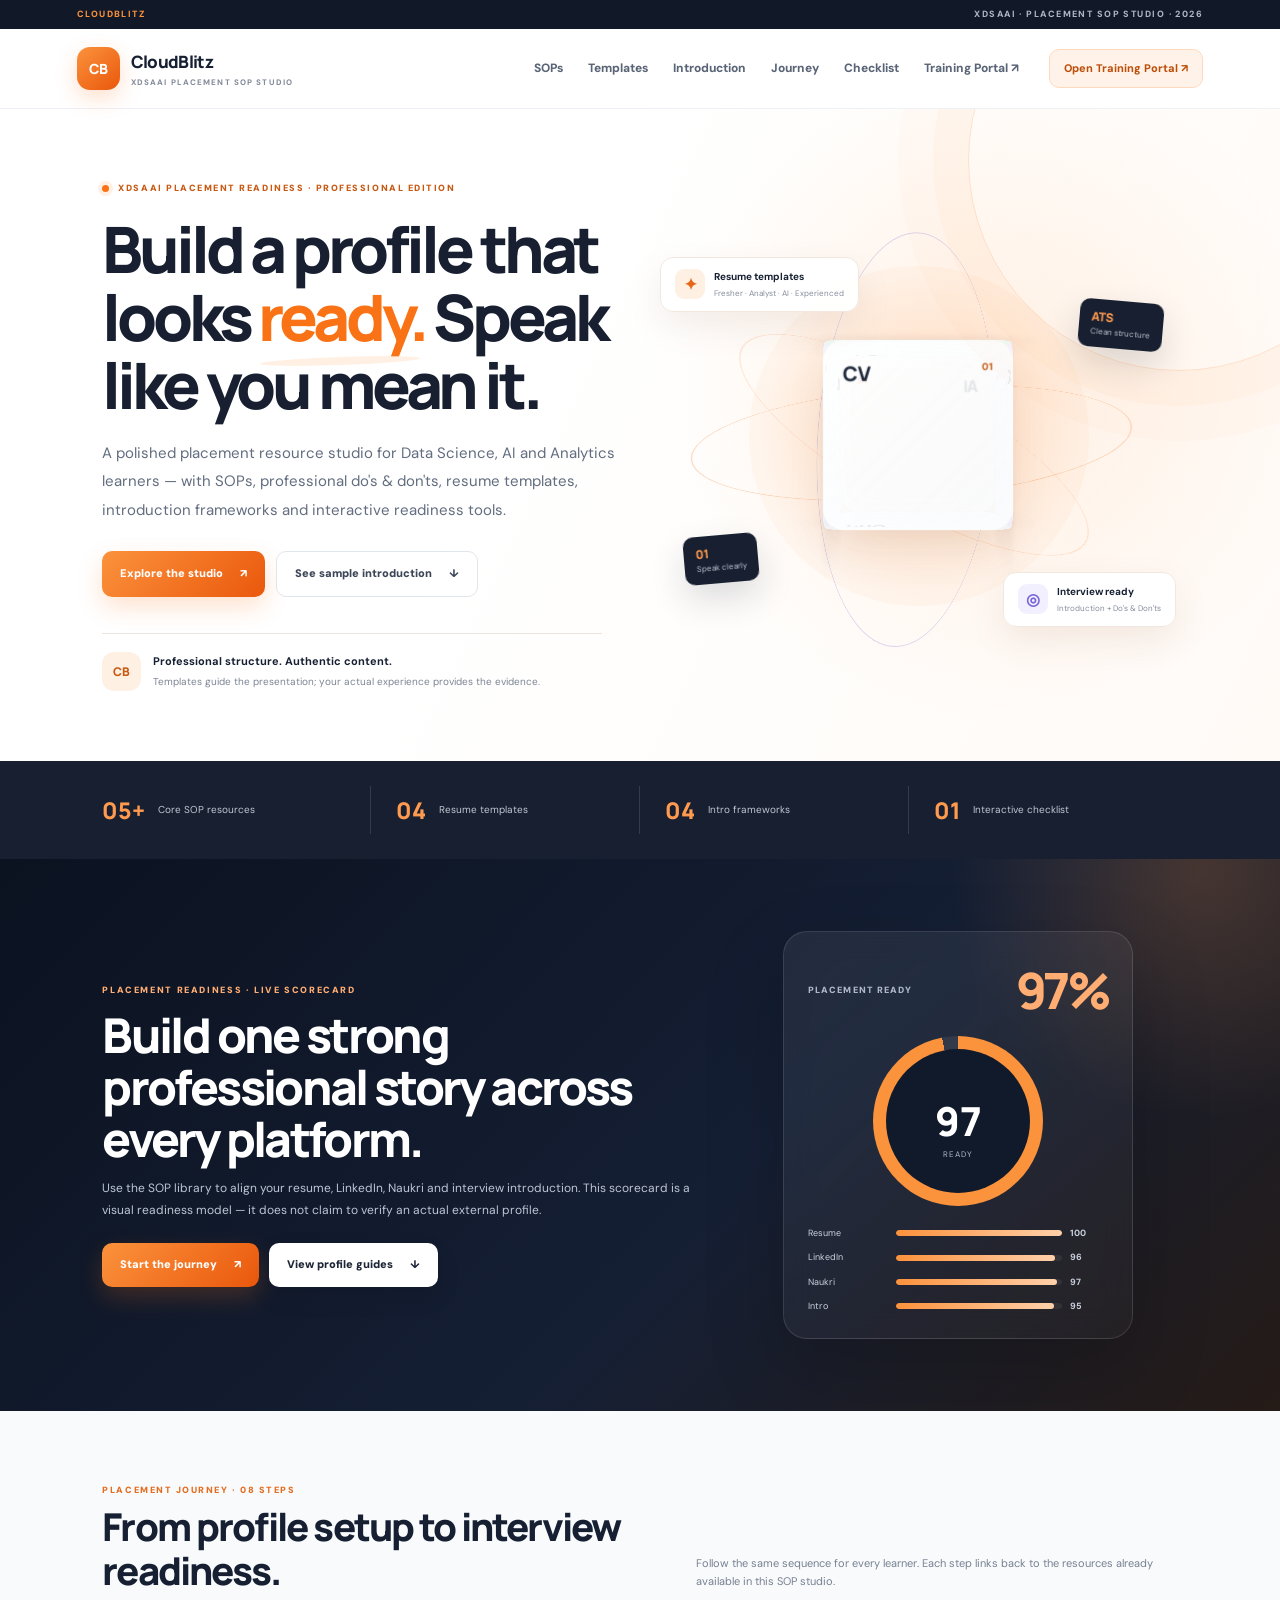
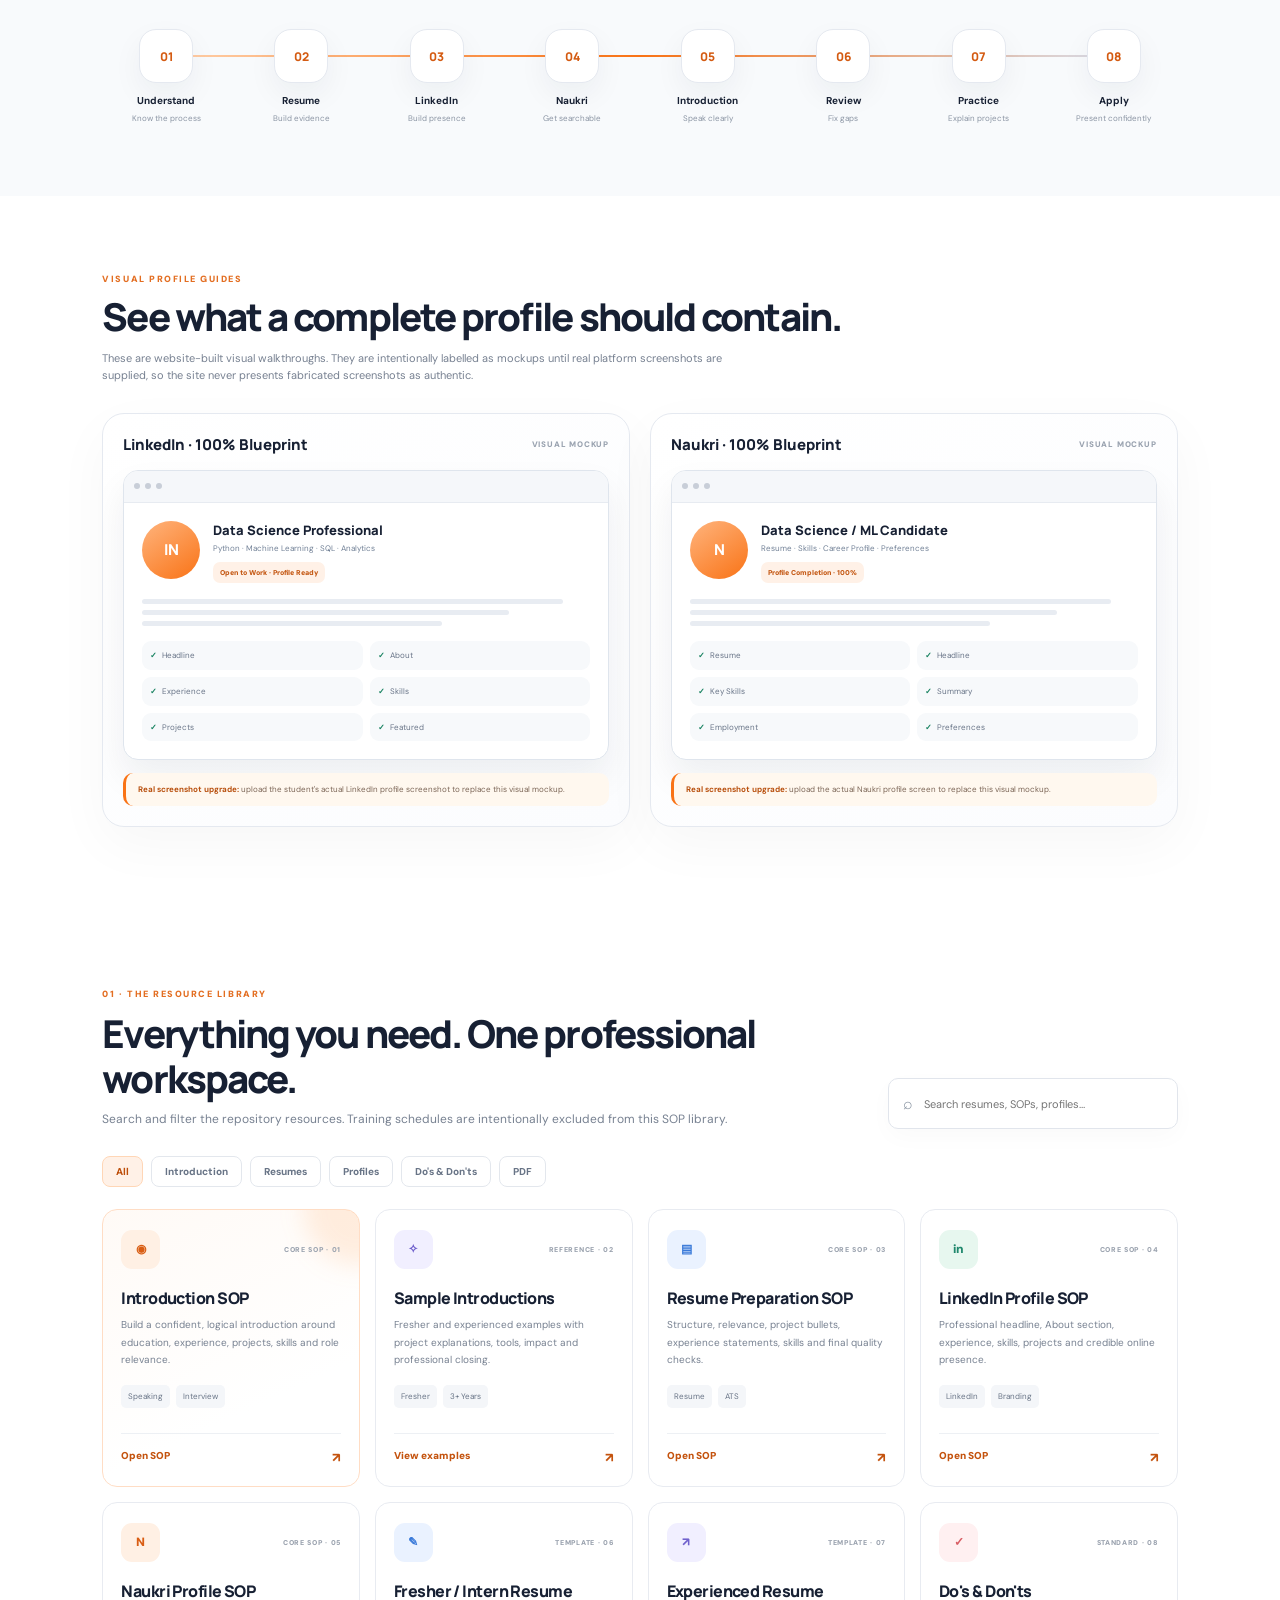
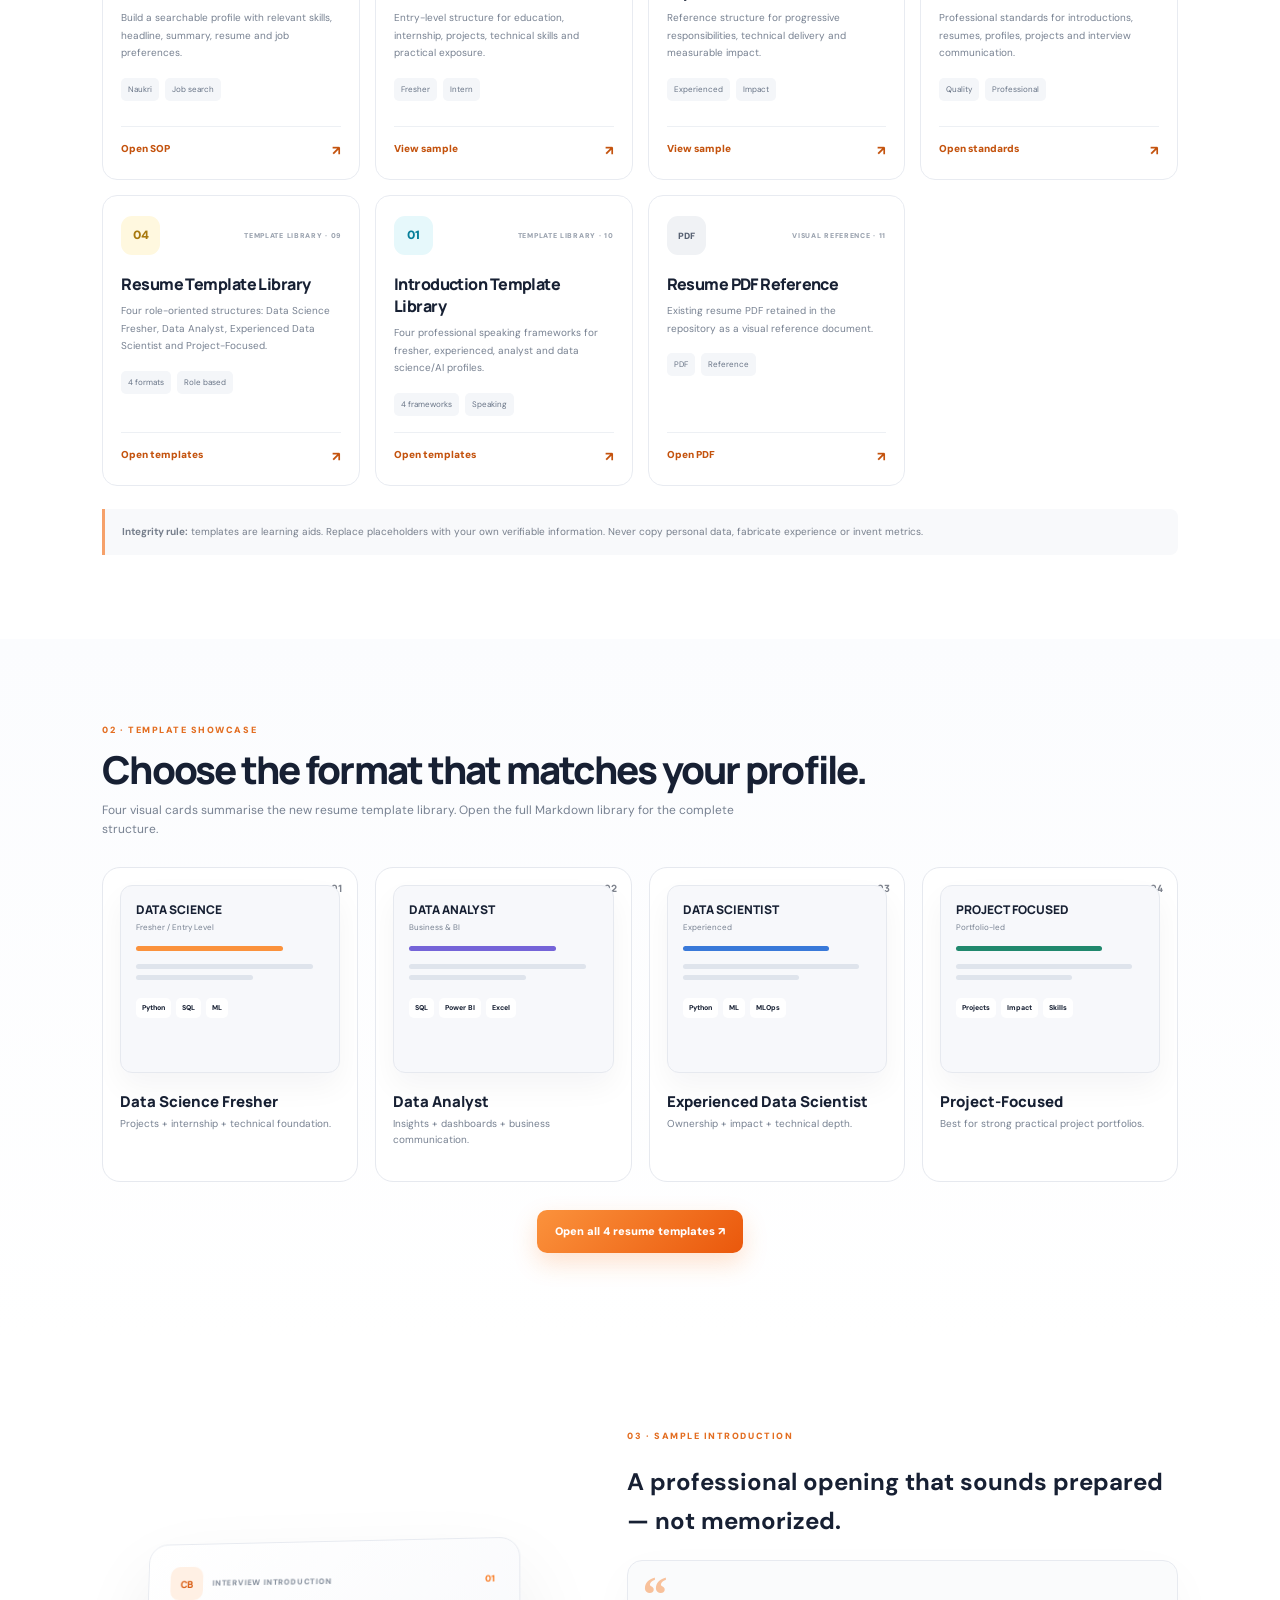
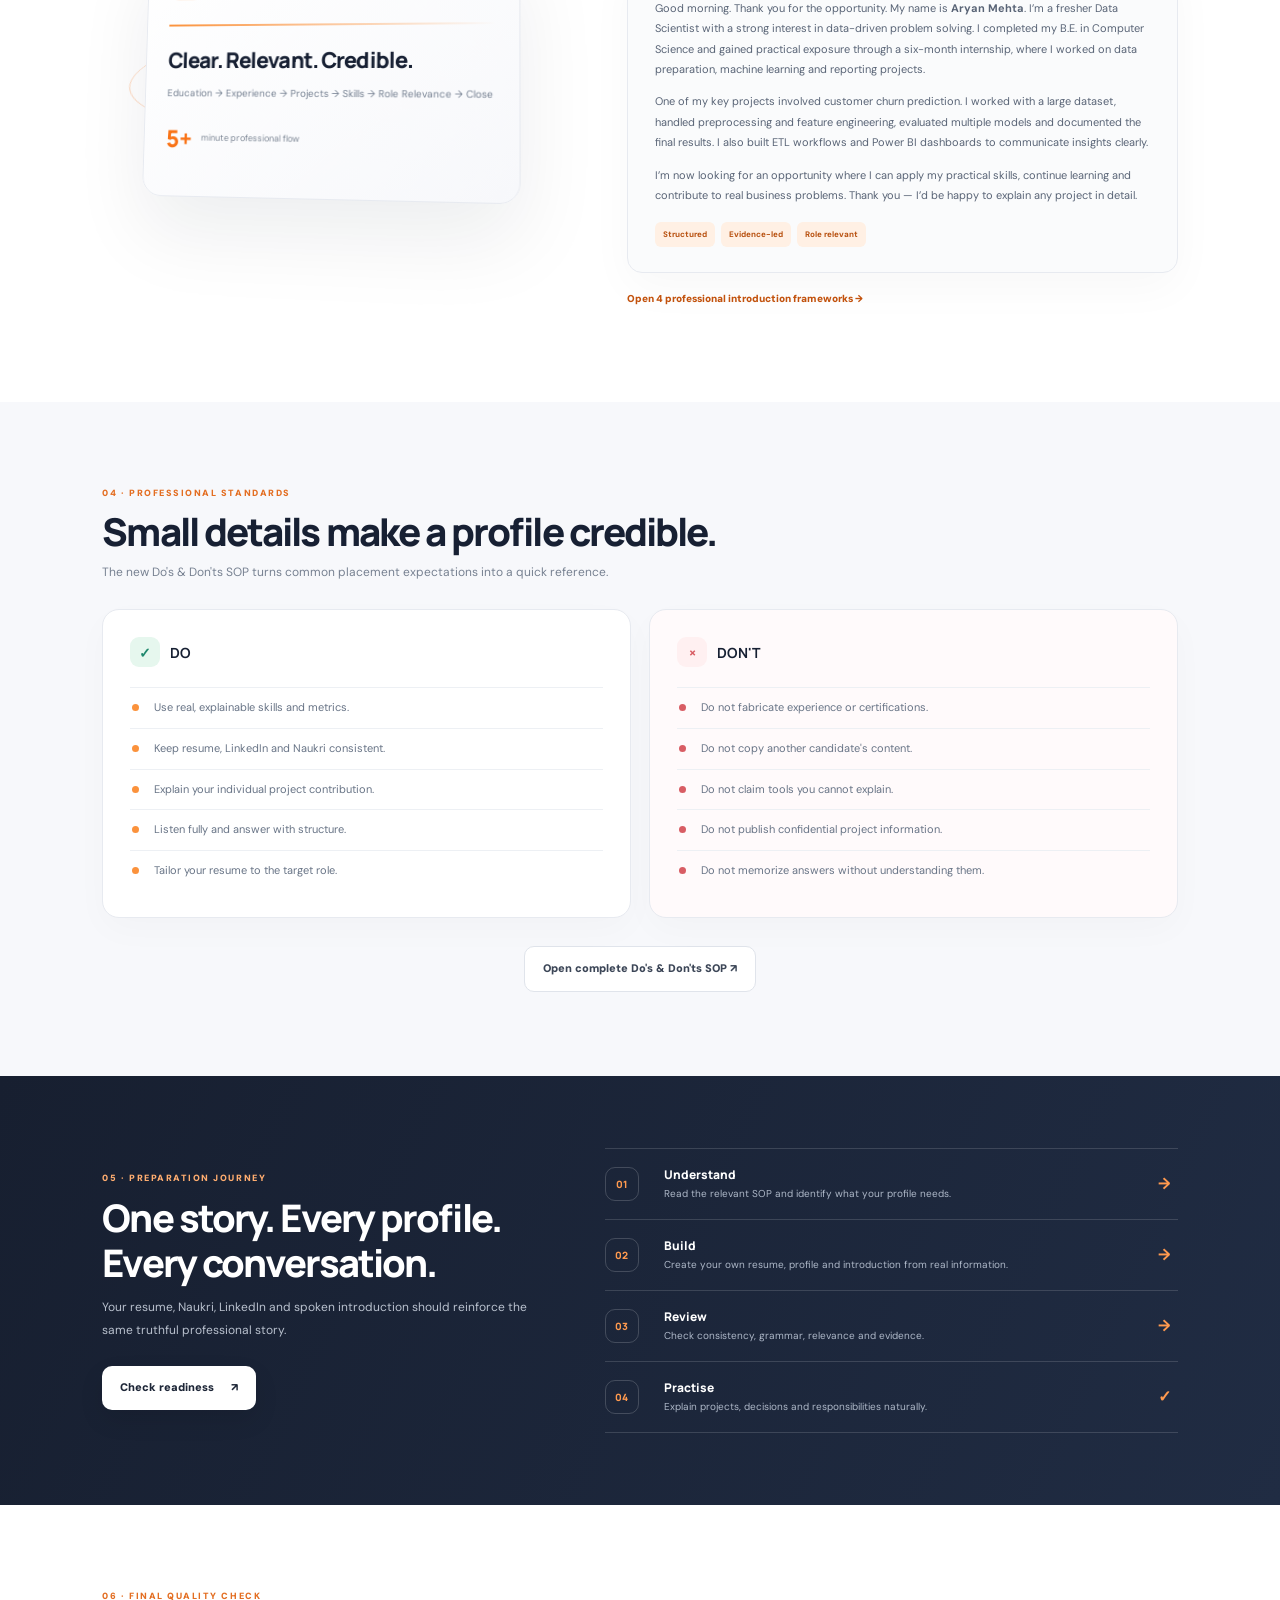
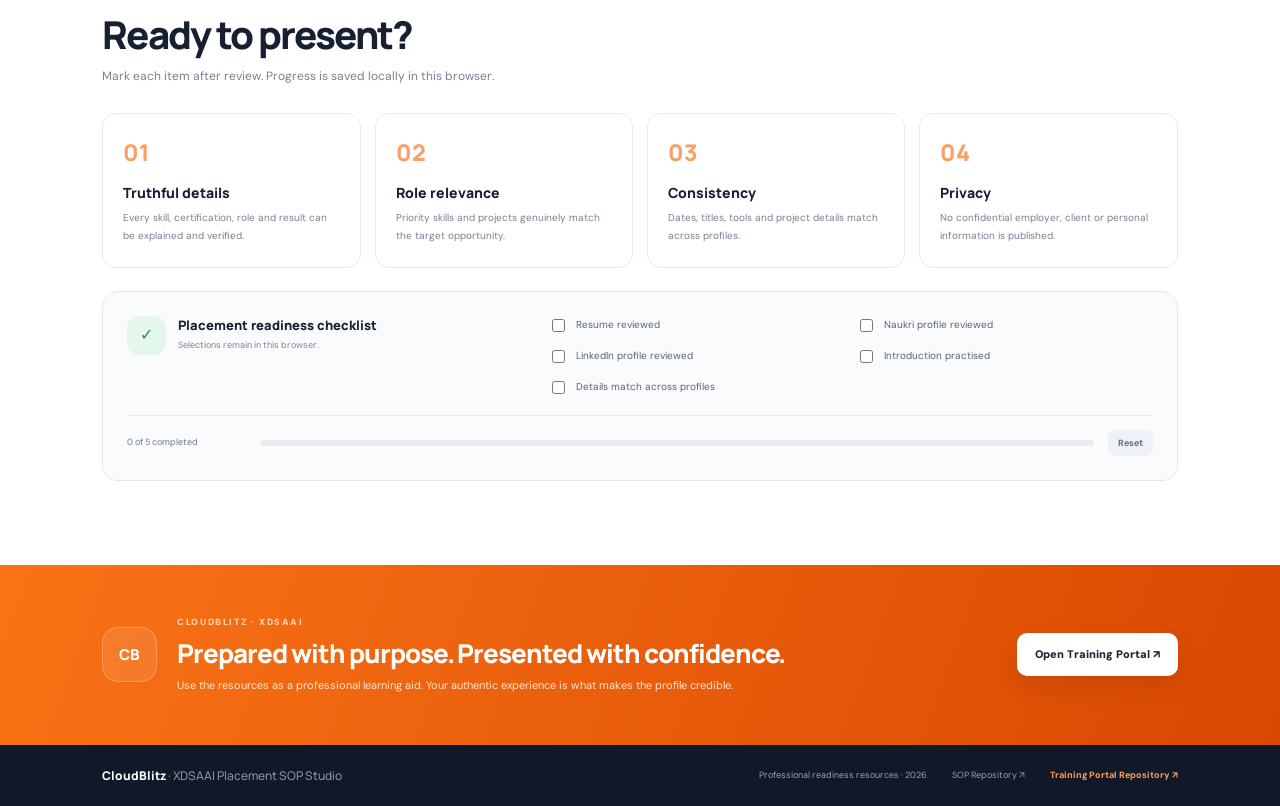
<file: index.html>
<!doctype html>
<html lang="en">
<head>
<meta charset="utf-8">
<meta name="viewport" content="width=device-width,initial-scale=1">
<meta name="theme-color" content="#111827">
<meta name="description" content="CloudBlitz XDSAAI Placement SOP Library — professional introductions, resume templates, profile SOPs, do's and don'ts, and placement readiness tools.">
<title>CloudBlitz | XDSAAI Placement SOP Studio</title>
<link rel="preconnect" href="https://fonts.googleapis.com"><link rel="preconnect" href="https://fonts.gstatic.com" crossorigin>
<link href="https://fonts.googleapis.com/css2?family=DM+Sans:wght@400;500;600;700&family=Manrope:wght@500;600;700;800&display=swap" rel="stylesheet">
<link rel="stylesheet" href="./assets/styles.css">
</head>
<body>
<div class="ambient ambient-a"></div><div class="ambient ambient-b"></div>
<div class="top-strip"><span>CLOUDBLITZ</span><span>XDSAAI · PLACEMENT SOP STUDIO · 2026</span></div>
<header class="site-header">
<a class="brand" href="#home"><span class="brand-mark">CB</span><span><strong>CloudBlitz</strong><small>XDSAAI PLACEMENT SOP STUDIO</small></span></a>
<button class="menu-toggle" id="menuToggle" aria-label="Open navigation">☰</button>
<nav id="mainNav"><a href="#library">SOPs</a><a href="#templates">Templates</a><a href="#introduction">Introduction</a><a href="#journey">Journey</a><a href="#checklist">Checklist</a><a href="https://abhilashmwaghmare.github.io/XDSAAI-Placement-Training-Portal/" target="_blank" rel="noopener">Training Portal ↗</a></nav>
<a class="header-cta" href="https://abhilashmwaghmare.github.io/XDSAAI-Placement-Training-Portal/" target="_blank" rel="noopener">Open Training Portal ↗</a>
</header>
<main id="home">
<section class="hero">
<div class="hero-text reveal"><div class="eyebrow"><span class="eyebrow-dot"></span>XDSAAI PLACEMENT READINESS · PROFESSIONAL EDITION</div>
<h1>Build a profile that looks <em>ready.</em> Speak like you mean it.</h1>
<p class="hero-intro">A polished placement resource studio for Data Science, AI and Analytics learners — with SOPs, professional do's & don'ts, resume templates, introduction frameworks and interactive readiness tools.</p>
<div class="hero-actions"><a class="button primary" href="#library">Explore the studio <span>↗</span></a><a class="button secondary" href="#introduction">See sample introduction <span>↓</span></a></div>
<div class="hero-proof"><div class="proof-mark">CB</div><div><strong>Professional structure. Authentic content.</strong><small>Templates guide the presentation; your actual experience provides the evidence.</small></div></div>
</div>
<div class="hero-art" id="hero3d" aria-label="3D animated placement toolkit graphic">
<div class="art-glow"></div><div class="ring ring-a"></div><div class="ring ring-b"></div><div class="ring ring-c"></div>
<div class="cube-scene"><div class="cube"><div class="face front">CV<span>01</span></div><div class="face back">AI<span>02</span></div><div class="face right">SQL<span>03</span></div><div class="face left">ML<span>04</span></div><div class="face top">CB<span>05</span></div><div class="face bottom">PRO<span>06</span></div></div></div>
<div class="floating-note note-one"><span class="note-icon orange">✦</span><div><strong>Resume templates</strong><small>Fresher · Analyst · AI · Experienced</small></div></div>
<div class="floating-note note-two"><span class="note-icon purple">◎</span><div><strong>Interview ready</strong><small>Introduction + Do's & Don'ts</small></div></div>
<div class="orbit-card orbit-card-a"><b>ATS</b><small>Clean structure</small></div><div class="orbit-card orbit-card-b"><b>01</b><small>Speak clearly</small></div>
</div>
</section>
<section class="metrics"><div><strong>05+</strong><span>Core SOP resources</span></div><div><strong>04</strong><span>Resume templates</span></div><div><strong>04</strong><span>Intro frameworks</span></div><div><strong>01</strong><span>Interactive checklist</span></div></section>

<section class="section" id="library">
<div class="section-heading reveal"><div><div class="eyebrow dark-eyebrow">01 · THE RESOURCE LIBRARY</div><h2>Everything you need. One professional workspace.</h2><p>Search and filter the repository resources. Training schedules are intentionally excluded from this SOP library.</p></div><div class="library-tools"><label class="search"><span>⌕</span><input id="resourceSearch" type="search" placeholder="Search resumes, SOPs, profiles…" aria-label="Search resources"></label></div></div>
<div class="filters"><button class="filter active" data-filter="all">All</button><button class="filter" data-filter="introduction">Introduction</button><button class="filter" data-filter="resume">Resumes</button><button class="filter" data-filter="profile">Profiles</button><button class="filter" data-filter="standards">Do's & Don'ts</button><button class="filter" data-filter="visual">PDF</button></div>
<div class="resource-grid" id="resourceGrid">
<article class="resource-card featured tilt reveal" data-category="introduction" data-search="introduction sop sample professional fresher experienced speaking">
<div class="card-glow"></div><div class="resource-top"><span class="resource-icon orange-bg">◉</span><span class="resource-type">CORE SOP · 01</span></div><h3>Introduction SOP</h3><p>Build a confident, logical introduction around education, experience, projects, skills and role relevance.</p><div class="resource-tags"><span>Speaking</span><span>Interview</span></div><a href="./INTRODUCTION_SOP.md" target="_blank" rel="noopener">Open SOP <span>↗</span></a></article>
<article class="resource-card tilt reveal" data-category="introduction" data-search="sample introduction fresher experienced professional templates">
<div class="resource-top"><span class="resource-icon purple-bg">✧</span><span class="resource-type">REFERENCE · 02</span></div><h3>Sample Introductions</h3><p>Fresher and experienced examples with project explanations, tools, impact and professional closing.</p><div class="resource-tags"><span>Fresher</span><span>3+ Years</span></div><a href="./Sample-Introduction-SOP.md" target="_blank" rel="noopener">View examples <span>↗</span></a></article>
<article class="resource-card tilt reveal" data-category="resume" data-search="resume preparation SOP ATS structure experience education skills">
<div class="resource-top"><span class="resource-icon blue-bg">▤</span><span class="resource-type">CORE SOP · 03</span></div><h3>Resume Preparation SOP</h3><p>Structure, relevance, project bullets, experience statements, skills and final quality checks.</p><div class="resource-tags"><span>Resume</span><span>ATS</span></div><a href="./Resume.md" target="_blank" rel="noopener">Open SOP <span>↗</span></a></article>
<article class="resource-card tilt reveal" data-category="profile" data-search="LinkedIn profile headline about skills projects professional">
<div class="resource-top"><span class="resource-icon green-bg">in</span><span class="resource-type">CORE SOP · 04</span></div><h3>LinkedIn Profile SOP</h3><p>Professional headline, About section, experience, skills, projects and credible online presence.</p><div class="resource-tags"><span>LinkedIn</span><span>Branding</span></div><a href="./LinkedIn.md" target="_blank" rel="noopener">Open SOP <span>↗</span></a></article>
<article class="resource-card tilt reveal" data-category="profile" data-search="Naukri profile headline skills summary job preferences">
<div class="resource-top"><span class="resource-icon orange-bg">N</span><span class="resource-type">CORE SOP · 05</span></div><h3>Naukri Profile SOP</h3><p>Build a searchable profile with relevant skills, headline, summary, resume and job preferences.</p><div class="resource-tags"><span>Naukri</span><span>Job search</span></div><a href="./Naukri-.md" target="_blank" rel="noopener">Open SOP <span>↗</span></a></article>
<article class="resource-card tilt reveal" data-category="resume" data-search="fresher intern resume template project skills education">
<div class="resource-top"><span class="resource-icon blue-bg">✎</span><span class="resource-type">TEMPLATE · 06</span></div><h3>Fresher / Intern Resume</h3><p>Entry-level structure for education, internship, projects, technical skills and practical exposure.</p><div class="resource-tags"><span>Fresher</span><span>Intern</span></div><a href="./sample-resume.md" target="_blank" rel="noopener">View sample <span>↗</span></a></article>
<article class="resource-card tilt reveal" data-category="resume" data-search="experienced resume template data scientist analyst impact">
<div class="resource-top"><span class="resource-icon purple-bg">↗</span><span class="resource-type">TEMPLATE · 07</span></div><h3>Experienced Resume</h3><p>Reference structure for progressive responsibilities, technical delivery and measurable impact.</p><div class="resource-tags"><span>Experienced</span><span>Impact</span></div><a href="./Experience-resume.md" target="_blank" rel="noopener">View sample <span>↗</span></a></article>
<article class="resource-card tilt reveal" data-category="standards" data-search="dos donts professional interview resume profile communication project">
<div class="resource-top"><span class="resource-icon red-bg">✓</span><span class="resource-type">STANDARD · 08</span></div><h3>Do's & Don'ts</h3><p>Professional standards for introductions, resumes, profiles, projects and interview communication.</p><div class="resource-tags"><span>Quality</span><span>Professional</span></div><a href="./DOS-AND-DONTS.md" target="_blank" rel="noopener">Open standards <span>↗</span></a></article>
<article class="resource-card tilt reveal" data-category="resume" data-search="multiple resume templates data science analyst experienced project focused">
<div class="resource-top"><span class="resource-icon gold-bg">04</span><span class="resource-type">TEMPLATE LIBRARY · 09</span></div><h3>Resume Template Library</h3><p>Four role-oriented structures: Data Science Fresher, Data Analyst, Experienced Data Scientist and Project-Focused.</p><div class="resource-tags"><span>4 formats</span><span>Role based</span></div><a href="./RESUME-TEMPLATES.md" target="_blank" rel="noopener">Open templates <span>↗</span></a></article>
<article class="resource-card tilt reveal" data-category="introduction" data-search="professional introduction templates data analyst data scientist fresher experienced">
<div class="resource-top"><span class="resource-icon cyan-bg">01</span><span class="resource-type">TEMPLATE LIBRARY · 10</span></div><h3>Introduction Template Library</h3><p>Four professional speaking frameworks for fresher, experienced, analyst and data science/AI profiles.</p><div class="resource-tags"><span>4 frameworks</span><span>Speaking</span></div><a href="./PROFESSIONAL-INTRODUCTION-TEMPLATES.md" target="_blank" rel="noopener">Open templates <span>↗</span></a></article>
<article class="resource-card tilt reveal" data-category="visual" data-search="Amit Kumar PDF resume visual reference">
<div class="resource-top"><span class="resource-icon gray-bg">PDF</span><span class="resource-type">VISUAL REFERENCE · 11</span></div><h3>Resume PDF Reference</h3><p>Existing resume PDF retained in the repository as a visual reference document.</p><div class="resource-tags"><span>PDF</span><span>Reference</span></div><a href="./Amit_kumar.pdf" target="_blank" rel="noopener">Open PDF <span>↗</span></a></article>
</div>
<div class="empty-state" id="emptyState" hidden><strong>No matching resource found.</strong><span>Try resume, introduction, LinkedIn, Naukri or standards.</span></div>
<div class="resource-note"><strong>Integrity rule:</strong> templates are learning aids. Replace placeholders with your own verifiable information. Never copy personal data, fabricate experience or invent metrics.</div>
</section>

<section class="showcase section" id="templates">
<div class="section-heading reveal"><div><div class="eyebrow dark-eyebrow">02 · TEMPLATE SHOWCASE</div><h2>Choose the format that matches your profile.</h2><p>Four visual cards summarise the new resume template library. Open the full Markdown library for the complete structure.</p></div></div>
<div class="template-stage">
<div class="template-card template-orange tilt reveal"><span class="template-number">01</span><div class="mini-resume"><div class="mini-name">DATA SCIENCE</div><div class="mini-role">Fresher / Entry Level</div><i></i><b></b><b></b><div class="mini-pills"><span>Python</span><span>SQL</span><span>ML</span></div></div><h3>Data Science Fresher</h3><p>Projects + internship + technical foundation.</p></div>
<div class="template-card template-purple tilt reveal"><span class="template-number">02</span><div class="mini-resume"><div class="mini-name">DATA ANALYST</div><div class="mini-role">Business & BI</div><i></i><b></b><b></b><div class="mini-pills"><span>SQL</span><span>Power BI</span><span>Excel</span></div></div><h3>Data Analyst</h3><p>Insights + dashboards + business communication.</p></div>
<div class="template-card template-blue tilt reveal"><span class="template-number">03</span><div class="mini-resume"><div class="mini-name">DATA SCIENTIST</div><div class="mini-role">Experienced</div><i></i><b></b><b></b><div class="mini-pills"><span>Python</span><span>ML</span><span>MLOps</span></div></div><h3>Experienced Data Scientist</h3><p>Ownership + impact + technical depth.</p></div>
<div class="template-card template-green tilt reveal"><span class="template-number">04</span><div class="mini-resume"><div class="mini-name">PROJECT FOCUSED</div><div class="mini-role">Portfolio-led</div><i></i><b></b><b></b><div class="mini-pills"><span>Projects</span><span>Impact</span><span>Skills</span></div></div><h3>Project-Focused</h3><p>Best for strong practical project portfolios.</p></div>
</div>
<div class="center-action"><a class="button primary" href="./RESUME-TEMPLATES.md" target="_blank">Open all 4 resume templates ↗</a></div>
</section>

<section class="intro-section" id="introduction">
<div class="intro-visual reveal"><div class="intro-orbit"></div><div class="intro-card-3d"><div class="intro-card-head"><span>CB</span><small>INTERVIEW INTRODUCTION</small><b>01</b></div><div class="wave-line"></div><h3>Clear. Relevant. Credible.</h3><p>Education → Experience → Projects → Skills → Role Relevance → Close</p><div class="intro-stat"><strong>5+</strong><span>minute professional flow</span></div></div></div>
<div class="intro-copy reveal"><div class="eyebrow dark-eyebrow">03 · SAMPLE INTRODUCTION</div><h2>A professional opening that sounds prepared — not memorized.</h2>
<div class="quote-card"><span class="quote-mark">“</span><p>Good morning. Thank you for the opportunity. My name is <b>Aryan Mehta</b>. I’m a fresher Data Scientist with a strong interest in data-driven problem solving. I completed my B.E. in Computer Science and gained practical exposure through a six-month internship, where I worked on data preparation, machine learning and reporting projects.</p><p>One of my key projects involved customer churn prediction. I worked with a large dataset, handled preprocessing and feature engineering, evaluated multiple models and documented the final results. I also built ETL workflows and Power BI dashboards to communicate insights clearly.</p><p>I’m now looking for an opportunity where I can apply my practical skills, continue learning and contribute to real business problems. Thank you — I’d be happy to explain any project in detail.</p><div class="quote-tags"><span>Structured</span><span>Evidence-led</span><span>Role relevant</span></div></div>
<a class="text-link" href="./PROFESSIONAL-INTRODUCTION-TEMPLATES.md" target="_blank">Open 4 professional introduction frameworks →</a>
</div>
</section>

<section class="dos-section section" id="standards">
<div class="section-heading reveal"><div><div class="eyebrow dark-eyebrow">04 · PROFESSIONAL STANDARDS</div><h2>Small details make a profile credible.</h2><p>The new Do's & Don'ts SOP turns common placement expectations into a quick reference.</p></div></div>
<div class="dos-grid"><div class="dos-panel do-panel reveal"><div class="panel-label"><span>✓</span><strong>DO</strong></div><ul><li>Use real, explainable skills and metrics.</li><li>Keep resume, LinkedIn and Naukri consistent.</li><li>Explain your individual project contribution.</li><li>Listen fully and answer with structure.</li><li>Tailor your resume to the target role.</li></ul></div><div class="dos-panel dont-panel reveal"><div class="panel-label"><span>×</span><strong>DON'T</strong></div><ul><li>Do not fabricate experience or certifications.</li><li>Do not copy another candidate's content.</li><li>Do not claim tools you cannot explain.</li><li>Do not publish confidential project information.</li><li>Do not memorize answers without understanding them.</li></ul></div></div>
<div class="center-action"><a class="button secondary" href="./DOS-AND-DONTS.md" target="_blank">Open complete Do's & Don'ts SOP ↗</a></div>
</section>

<section class="journey-section" id="journey"><div class="journey-copy reveal"><div class="eyebrow">05 · PREPARATION JOURNEY</div><h2>One story. Every profile. Every conversation.</h2><p>Your resume, Naukri, LinkedIn and spoken introduction should reinforce the same truthful professional story.</p><a class="button light" href="#checklist">Check readiness <span>↗</span></a></div><div class="journey-steps"><div class="journey-step reveal"><span>01</span><div><strong>Understand</strong><small>Read the relevant SOP and identify what your profile needs.</small></div><b>→</b></div><div class="journey-step reveal"><span>02</span><div><strong>Build</strong><small>Create your own resume, profile and introduction from real information.</small></div><b>→</b></div><div class="journey-step reveal"><span>03</span><div><strong>Review</strong><small>Check consistency, grammar, relevance and evidence.</small></div><b>→</b></div><div class="journey-step reveal"><span>04</span><div><strong>Practise</strong><small>Explain projects, decisions and responsibilities naturally.</small></div><b>✓</b></div></div></section>

<section class="section standards" id="checklist"><div class="section-heading reveal"><div><div class="eyebrow dark-eyebrow">06 · FINAL QUALITY CHECK</div><h2>Ready to present?</h2><p>Mark each item after review. Progress is saved locally in this browser.</p></div></div>
<div class="standard-grid"><article class="standard-card tilt reveal"><span class="standard-number">01</span><h3>Truthful details</h3><p>Every skill, certification, role and result can be explained and verified.</p></article><article class="standard-card tilt reveal"><span class="standard-number">02</span><h3>Role relevance</h3><p>Priority skills and projects genuinely match the target opportunity.</p></article><article class="standard-card tilt reveal"><span class="standard-number">03</span><h3>Consistency</h3><p>Dates, titles, tools and project details match across profiles.</p></article><article class="standard-card tilt reveal"><span class="standard-number">04</span><h3>Privacy</h3><p>No confidential employer, client or personal information is published.</p></article></div>
<div class="check-panel reveal"><div class="check-heading"><span class="check-panel-icon">✓</span><div><strong>Placement readiness checklist</strong><small>Selections remain in this browser.</small></div></div><div class="check-list"><label><input type="checkbox" data-check="resume"> Resume reviewed</label><label><input type="checkbox" data-check="naukri"> Naukri profile reviewed</label><label><input type="checkbox" data-check="linkedin"> LinkedIn profile reviewed</label><label><input type="checkbox" data-check="intro"> Introduction practised</label><label><input type="checkbox" data-check="consistent"> Details match across profiles</label></div><div class="check-progress"><span id="checkCount">0 of 5 completed</span><div class="progress-track"><span id="checkBar"></span></div><button id="resetChecks" type="button">Reset</button></div></div></section>
<section class="closing-banner"><div class="closing-symbol">CB</div><div><div class="eyebrow">CLOUDBLITZ · XDSAAI</div><h2>Prepared with purpose. Presented with confidence.</h2><p>Use the resources as a professional learning aid. Your authentic experience is what makes the profile credible.</p></div><a href="https://abhilashmwaghmare.github.io/XDSAAI-Placement-Training-Portal/" class="button light" target="_blank" rel="noopener">Open Training Portal ↗</a></section>
</main>
<footer class="footer"><a class="footer-brand" href="#home">CloudBlitz <span>· XDSAAI Placement SOP Studio</span></a><span>Professional readiness resources · 2026</span><a href="https://github.com/abhilashmwaghmare/XDSAAI-Placement-SOP" target="_blank" rel="noopener">SOP Repository ↗</a><a href="https://github.com/abhilashmwaghmare/XDSAAI-Placement-Training-Portal/" target="_blank" rel="noopener">Training Portal Repository ↗</a></footer>
<script src="./assets/app.js"></script>
</body>
</html>
</file>
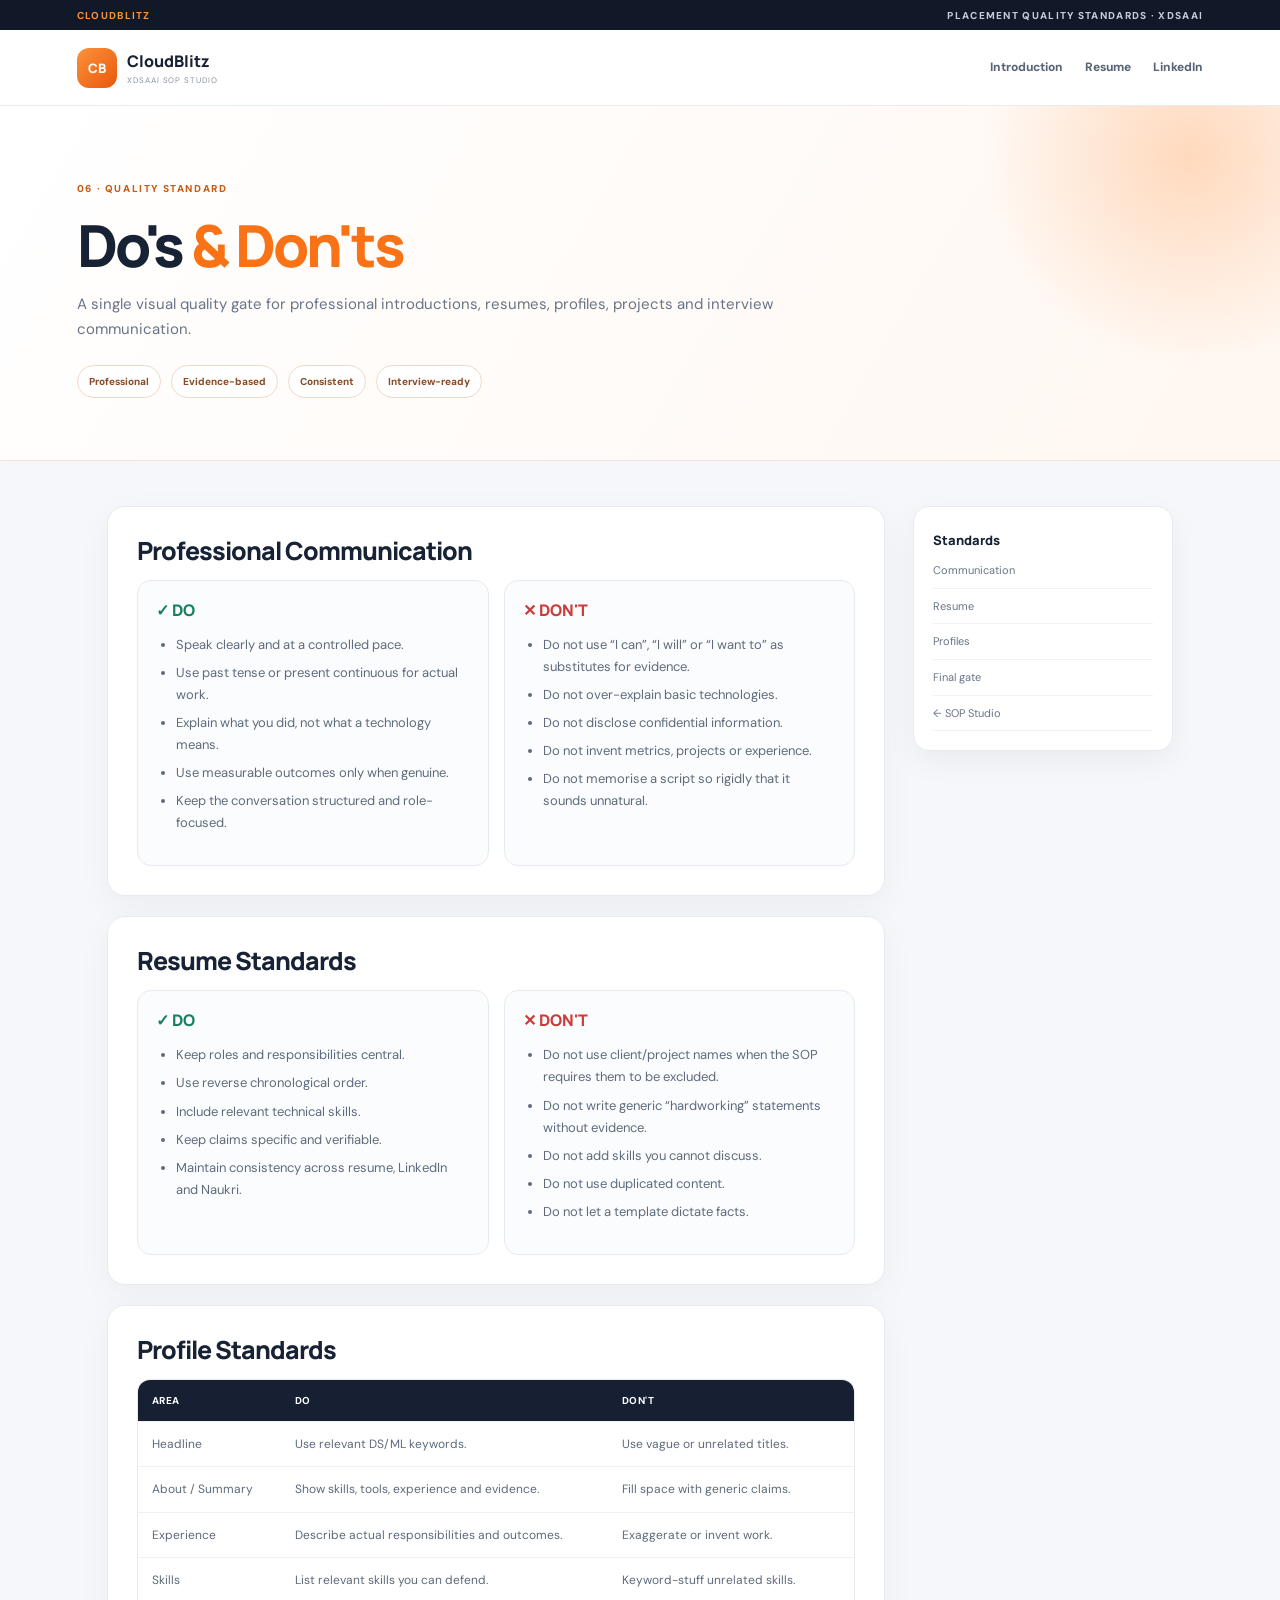
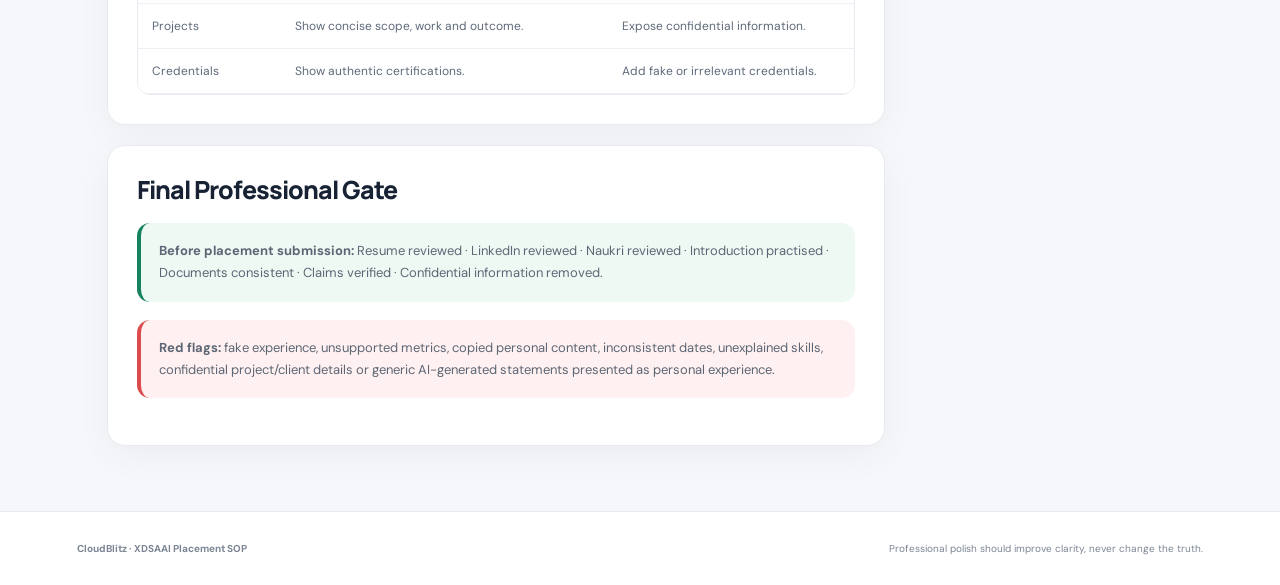
<file: DOS-AND-DONTS.html>
<!doctype html><html lang="en"><head><meta charset="utf-8"><meta name="viewport" content="width=device-width,initial-scale=1"><title>CloudBlitz | Do's & Don'ts</title><link rel="stylesheet" href="./assets/sop.css"></head><body><div class="sop-top"><b>CLOUDBLITZ</b><span>PLACEMENT QUALITY STANDARDS · XDSAAI</span></div><nav class="sop-nav"><a class="brand" href="./index.html"><span class="brand-mark">CB</span><span><strong>CloudBlitz</strong><small>XDSAAI SOP STUDIO</small></span></a><a class="navlink" href="./INTRODUCTION_SOP.html">Introduction</a><a class="navlink" href="./Resume.html">Resume</a><a class="navlink" href="./LinkedIn.html">LinkedIn</a></nav><header class="hero"><div class="eyebrow">06 · QUALITY STANDARD</div><h1>Do's <span>& Don'ts</span></h1><p>A single visual quality gate for professional introductions, resumes, profiles, projects and interview communication.</p><div class="hero-meta"><span class="pill">Professional</span><span class="pill">Evidence-based</span><span class="pill">Consistent</span><span class="pill">Interview-ready</span></div></header><div class="layout"><main class="content"><section class="panel"><h2>Professional Communication</h2><div class="grid2"><div class="card"><h3 class="good">✓ DO</h3><ul><li>Speak clearly and at a controlled pace.</li><li>Use past tense or present continuous for actual work.</li><li>Explain what you did, not what a technology means.</li><li>Use measurable outcomes only when genuine.</li><li>Keep the conversation structured and role-focused.</li></ul></div><div class="card"><h3 class="bad">✕ DON'T</h3><ul><li>Do not use “I can”, “I will” or “I want to” as substitutes for evidence.</li><li>Do not over-explain basic technologies.</li><li>Do not disclose confidential information.</li><li>Do not invent metrics, projects or experience.</li><li>Do not memorise a script so rigidly that it sounds unnatural.</li></ul></div></div></section><section class="panel"><h2>Resume Standards</h2><div class="grid2"><div class="card"><h3 class="good">✓ DO</h3><ul><li>Keep roles and responsibilities central.</li><li>Use reverse chronological order.</li><li>Include relevant technical skills.</li><li>Keep claims specific and verifiable.</li><li>Maintain consistency across resume, LinkedIn and Naukri.</li></ul></div><div class="card"><h3 class="bad">✕ DON'T</h3><ul><li>Do not use client/project names when the SOP requires them to be excluded.</li><li>Do not write generic “hardworking” statements without evidence.</li><li>Do not add skills you cannot discuss.</li><li>Do not use duplicated content.</li><li>Do not let a template dictate facts.</li></ul></div></div></section><section class="panel"><h2>Profile Standards</h2><div class="table-wrap"><table><thead><tr><th>Area</th><th>Do</th><th>Don't</th></tr></thead><tbody><tr><td>Headline</td><td>Use relevant DS/ML keywords.</td><td>Use vague or unrelated titles.</td></tr><tr><td>About / Summary</td><td>Show skills, tools, experience and evidence.</td><td>Fill space with generic claims.</td></tr><tr><td>Experience</td><td>Describe actual responsibilities and outcomes.</td><td>Exaggerate or invent work.</td></tr><tr><td>Skills</td><td>List relevant skills you can defend.</td><td>Keyword-stuff unrelated skills.</td></tr><tr><td>Projects</td><td>Show concise scope, work and outcome.</td><td>Expose confidential information.</td></tr><tr><td>Credentials</td><td>Show authentic certifications.</td><td>Add fake or irrelevant credentials.</td></tr></tbody></table></div></section><section class="panel"><h2>Final Professional Gate</h2><div class="callout success"><b>Before placement submission:</b> Resume reviewed · LinkedIn reviewed · Naukri reviewed · Introduction practised · Documents consistent · Claims verified · Confidential information removed.</div><div class="callout danger"><b>Red flags:</b> fake experience, unsupported metrics, copied personal content, inconsistent dates, unexplained skills, confidential project/client details or generic AI-generated statements presented as personal experience.</div></section></main><aside class="toc"><strong>Standards</strong><a href="#">Communication</a><a href="#">Resume</a><a href="#">Profiles</a><a href="#">Final gate</a><a href="./index.html">← SOP Studio</a></aside></div><footer class="footer"><b>CloudBlitz · XDSAAI Placement SOP</b><span>Professional polish should improve clarity, never change the truth.</span></footer></body></html>
</file>
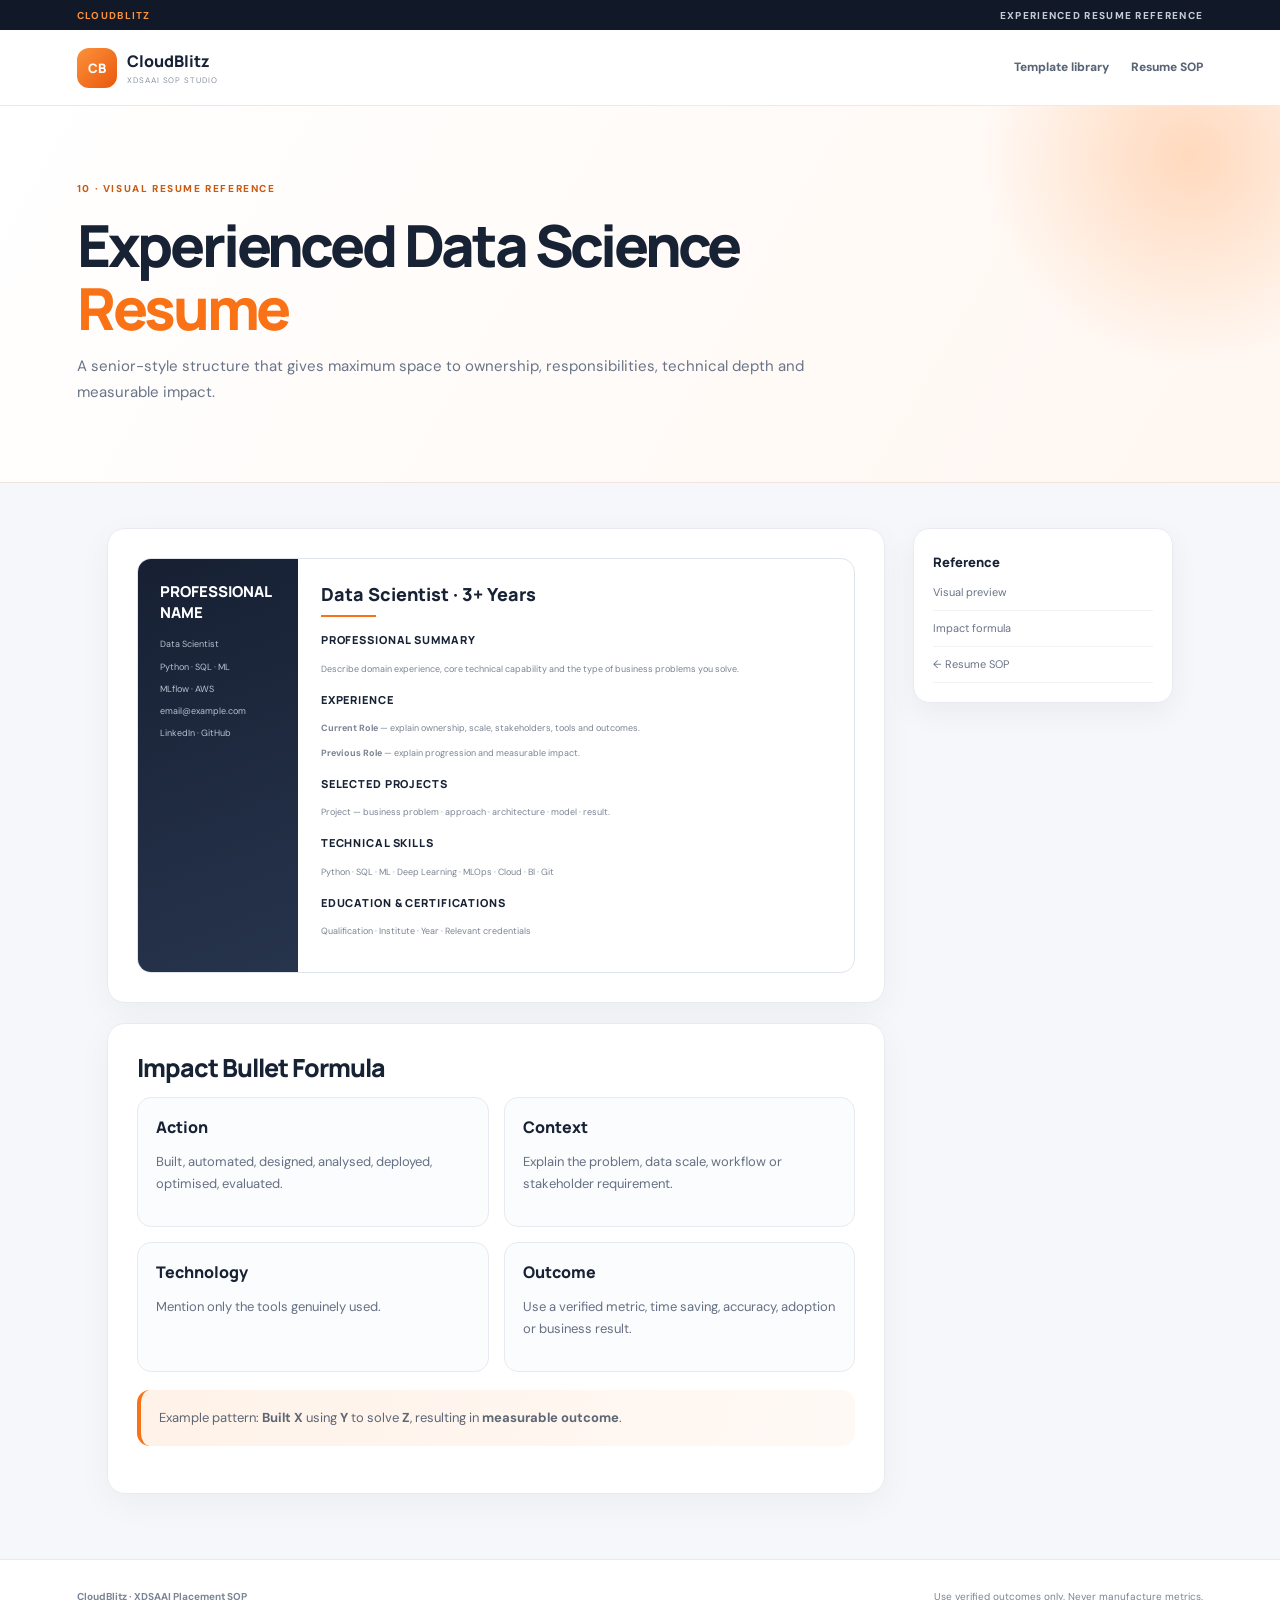
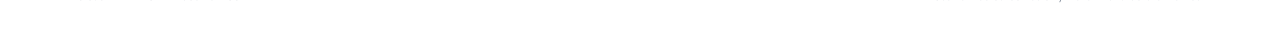
<file: Experience-resume.html>
<!doctype html><html lang="en"><head><meta charset="utf-8"><meta name="viewport" content="width=device-width,initial-scale=1"><title>CloudBlitz | Experienced Resume Reference</title><link rel="stylesheet" href="./assets/sop.css"></head><body><div class="sop-top"><b>CLOUDBLITZ</b><span>EXPERIENCED RESUME REFERENCE</span></div><nav class="sop-nav"><a class="brand" href="./index.html"><span class="brand-mark">CB</span><span><strong>CloudBlitz</strong><small>XDSAAI SOP STUDIO</small></span></a><a class="navlink" href="./RESUME-TEMPLATES.html">Template library</a><a class="navlink" href="./Resume.html">Resume SOP</a></nav><header class="hero"><div class="eyebrow">10 · VISUAL RESUME REFERENCE</div><h1>Experienced Data Science <span>Resume</span></h1><p>A senior-style structure that gives maximum space to ownership, responsibilities, technical depth and measurable impact.</p></header><div class="layout"><main class="content"><section class="panel"><div class="resume-preview"><aside class="resume-side"><h4>PROFESSIONAL NAME</h4><small>Data Scientist</small><small>Python · SQL · ML</small><small>MLflow · AWS</small><small>email@example.com</small><small>LinkedIn · GitHub</small></aside><div class="resume-main"><h3>Data Scientist · 3+ Years</h3><div class="rule"></div><h4>Professional Summary</h4><p>Describe domain experience, core technical capability and the type of business problems you solve.</p><h4>Experience</h4><p><b>Current Role</b> — explain ownership, scale, stakeholders, tools and outcomes.</p><p><b>Previous Role</b> — explain progression and measurable impact.</p><h4>Selected Projects</h4><p>Project — business problem · approach · architecture · model · result.</p><h4>Technical Skills</h4><p>Python · SQL · ML · Deep Learning · MLOps · Cloud · BI · Git</p><h4>Education & Certifications</h4><p>Qualification · Institute · Year · Relevant credentials</p></div></div></section><section class="panel"><h2>Impact Bullet Formula</h2><div class="grid2"><div class="card"><h3>Action</h3><p>Built, automated, designed, analysed, deployed, optimised, evaluated.</p></div><div class="card"><h3>Context</h3><p>Explain the problem, data scale, workflow or stakeholder requirement.</p></div><div class="card"><h3>Technology</h3><p>Mention only the tools genuinely used.</p></div><div class="card"><h3>Outcome</h3><p>Use a verified metric, time saving, accuracy, adoption or business result.</p></div></div><div class="callout">Example pattern: <b>Built X</b> using <b>Y</b> to solve <b>Z</b>, resulting in <b>measurable outcome</b>.</div></section></main><aside class="toc"><strong>Reference</strong><a href="#">Visual preview</a><a href="#">Impact formula</a><a href="./Resume.html">← Resume SOP</a></aside></div><footer class="footer"><b>CloudBlitz · XDSAAI Placement SOP</b><span>Use verified outcomes only. Never manufacture metrics.</span></footer></body></html>
</file>
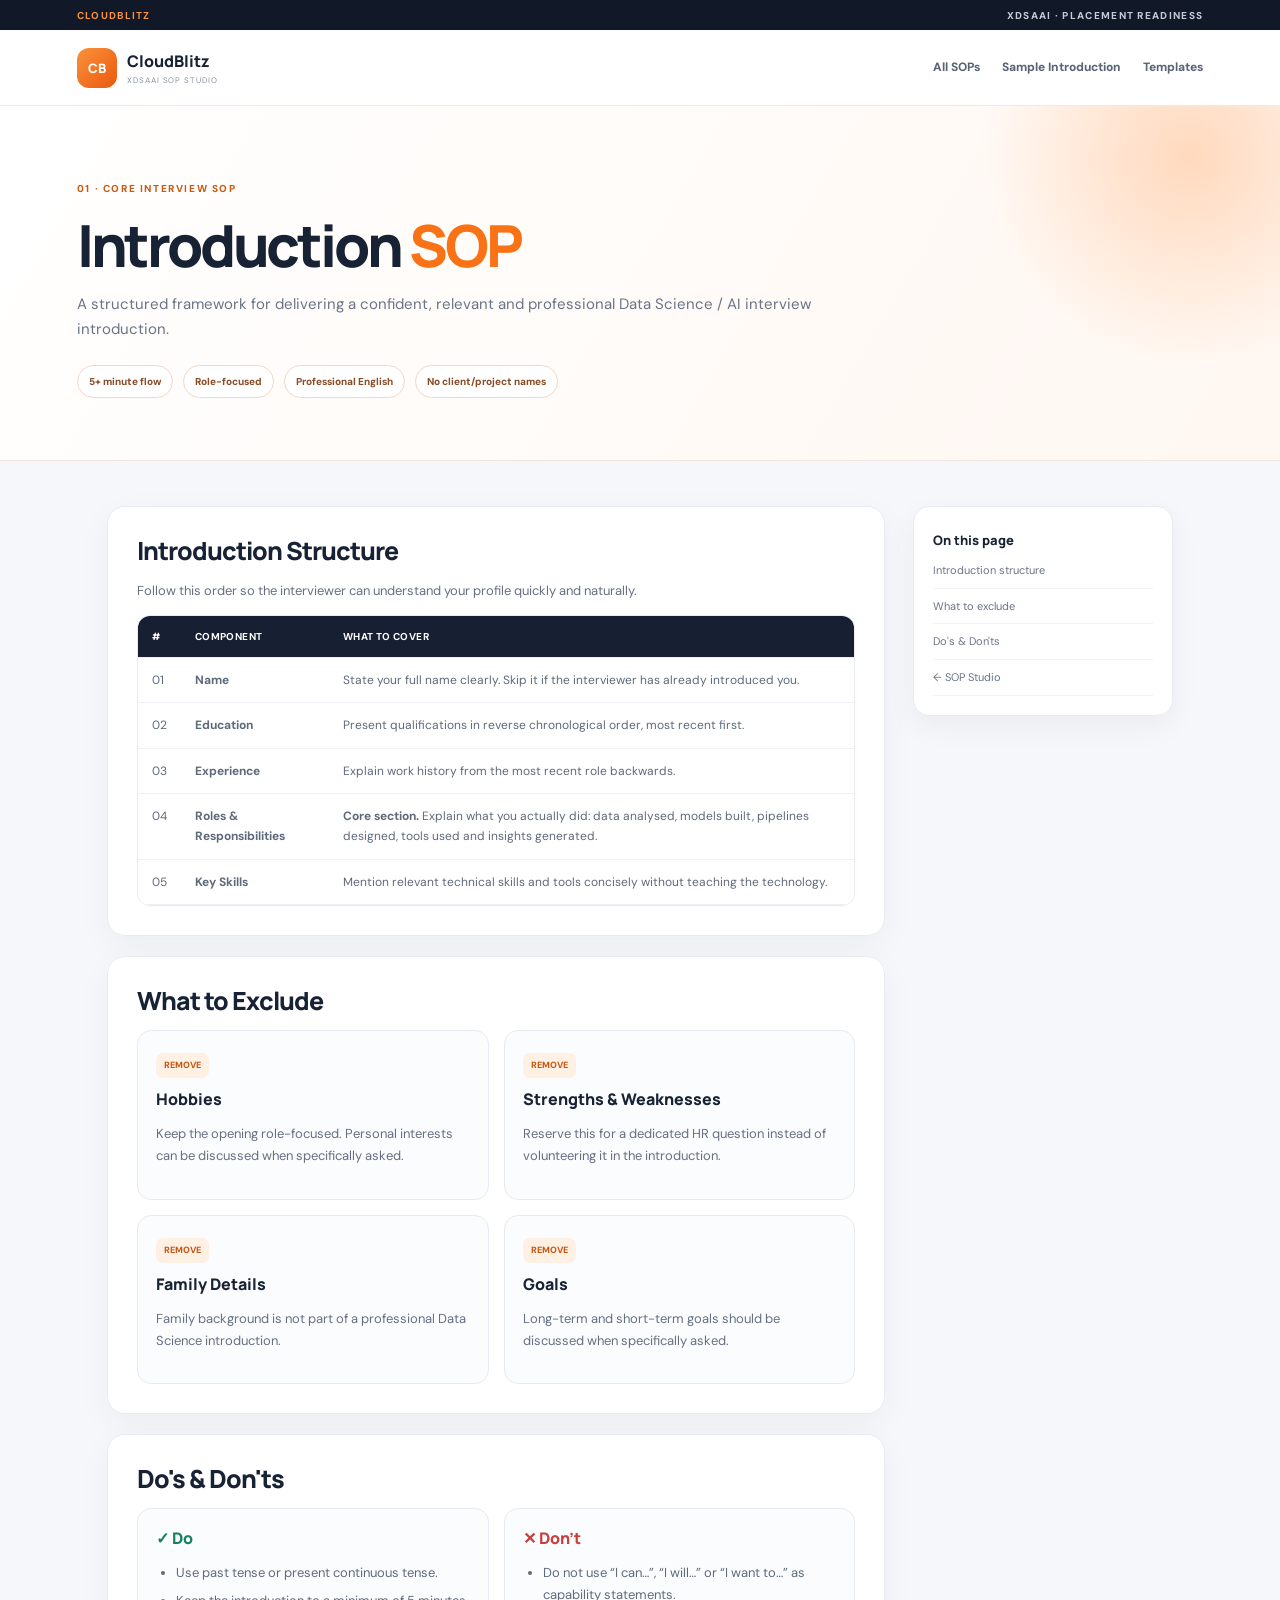
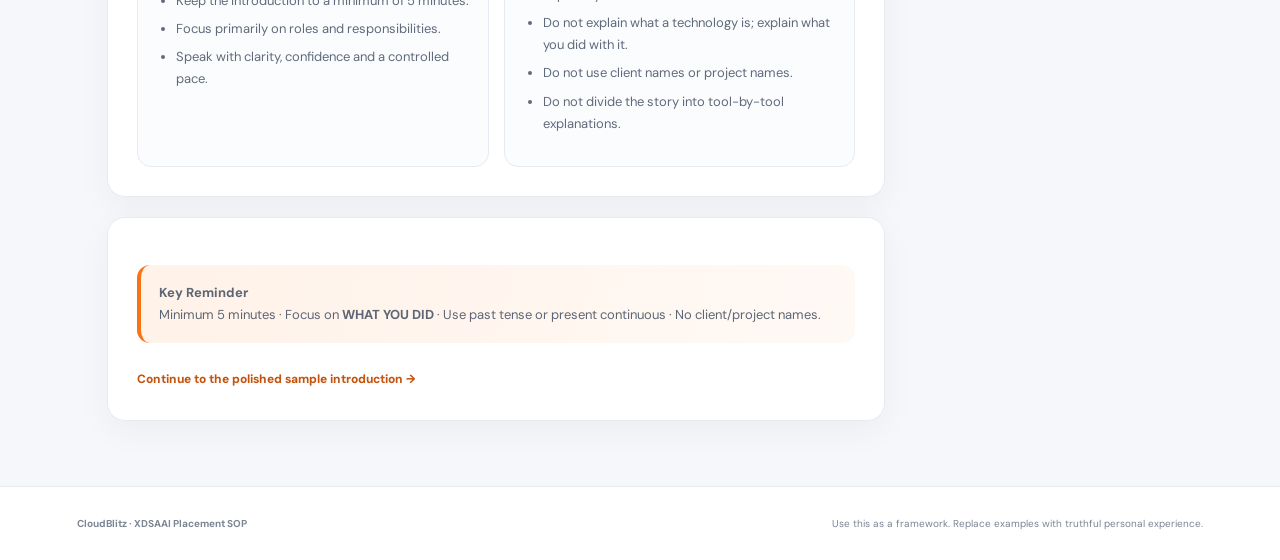
<file: INTRODUCTION_SOP.html>
<!doctype html><html lang="en"><head><meta charset="utf-8"><meta name="viewport" content="width=device-width,initial-scale=1"><title>CloudBlitz | Introduction SOP</title><link rel="stylesheet" href="./assets/sop.css"></head><body><div class="sop-top"><b>CLOUDBLITZ</b><span>XDSAAI · PLACEMENT READINESS</span></div><nav class="sop-nav"><a class="brand" href="./index.html"><span class="brand-mark">CB</span><span><strong>CloudBlitz</strong><small>XDSAAI SOP STUDIO</small></span></a><a class="navlink" href="./index.html#library">All SOPs</a><a class="navlink" href="./Sample-Introduction-SOP.html">Sample Introduction</a><a class="navlink" href="./PROFESSIONAL-INTRODUCTION-TEMPLATES.html">Templates</a></nav><header class="hero"><div class="eyebrow">01 · CORE INTERVIEW SOP</div><h1>Introduction <span>SOP</span></h1><p>A structured framework for delivering a confident, relevant and professional Data Science / AI interview introduction.</p><div class="hero-meta"><span class="pill">5+ minute flow</span><span class="pill">Role-focused</span><span class="pill">Professional English</span><span class="pill">No client/project names</span></div></header><div class="layout"><main class="content"><section class="panel" id="structure"><h2>Introduction Structure</h2><p>Follow this order so the interviewer can understand your profile quickly and naturally.</p><div class="table-wrap"><table><thead><tr><th>#</th><th>Component</th><th>What to cover</th></tr></thead><tbody><tr><td>01</td><td><b>Name</b></td><td>State your full name clearly. Skip it if the interviewer has already introduced you.</td></tr><tr><td>02</td><td><b>Education</b></td><td>Present qualifications in reverse chronological order, most recent first.</td></tr><tr><td>03</td><td><b>Experience</b></td><td>Explain work history from the most recent role backwards.</td></tr><tr><td>04</td><td><b>Roles & Responsibilities</b></td><td><b>Core section.</b> Explain what you actually did: data analysed, models built, pipelines designed, tools used and insights generated.</td></tr><tr><td>05</td><td><b>Key Skills</b></td><td>Mention relevant technical skills and tools concisely without teaching the technology.</td></tr></tbody></table></div></section><section class="panel" id="exclude"><h2>What to Exclude</h2><div class="grid2"><div class="card"><span class="badge">REMOVE</span><h3>Hobbies</h3><p>Keep the opening role-focused. Personal interests can be discussed when specifically asked.</p></div><div class="card"><span class="badge">REMOVE</span><h3>Strengths & Weaknesses</h3><p>Reserve this for a dedicated HR question instead of volunteering it in the introduction.</p></div><div class="card"><span class="badge">REMOVE</span><h3>Family Details</h3><p>Family background is not part of a professional Data Science introduction.</p></div><div class="card"><span class="badge">REMOVE</span><h3>Goals</h3><p>Long-term and short-term goals should be discussed when specifically asked.</p></div></div></section><section class="panel" id="dos"><h2>Do's & Don'ts</h2><div class="grid2"><div class="card"><h3 class="good">✓ Do</h3><ul><li>Use past tense or present continuous tense.</li><li>Keep the introduction to a minimum of 5 minutes.</li><li>Focus primarily on roles and responsibilities.</li><li>Speak with clarity, confidence and a controlled pace.</li></ul></div><div class="card"><h3 class="bad">✕ Don't</h3><ul><li>Do not use “I can…”, “I will…” or “I want to…” as capability statements.</li><li>Do not explain what a technology is; explain what you did with it.</li><li>Do not use client names or project names.</li><li>Do not divide the story into tool-by-tool explanations.</li></ul></div></div></section><section class="panel"><div class="callout"><b>Key Reminder</b><br>Minimum 5 minutes · Focus on <b>WHAT YOU DID</b> · Use past tense or present continuous · No client/project names.</div><a class="back" href="./Sample-Introduction-SOP.html">Continue to the polished sample introduction →</a></section></main><aside class="toc"><strong>On this page</strong><a href="#structure">Introduction structure</a><a href="#exclude">What to exclude</a><a href="#dos">Do's & Don'ts</a><a href="./index.html">← SOP Studio</a></aside></div><footer class="footer"><b>CloudBlitz · XDSAAI Placement SOP</b><span>Use this as a framework. Replace examples with truthful personal experience.</span></footer></body></html>
</file>
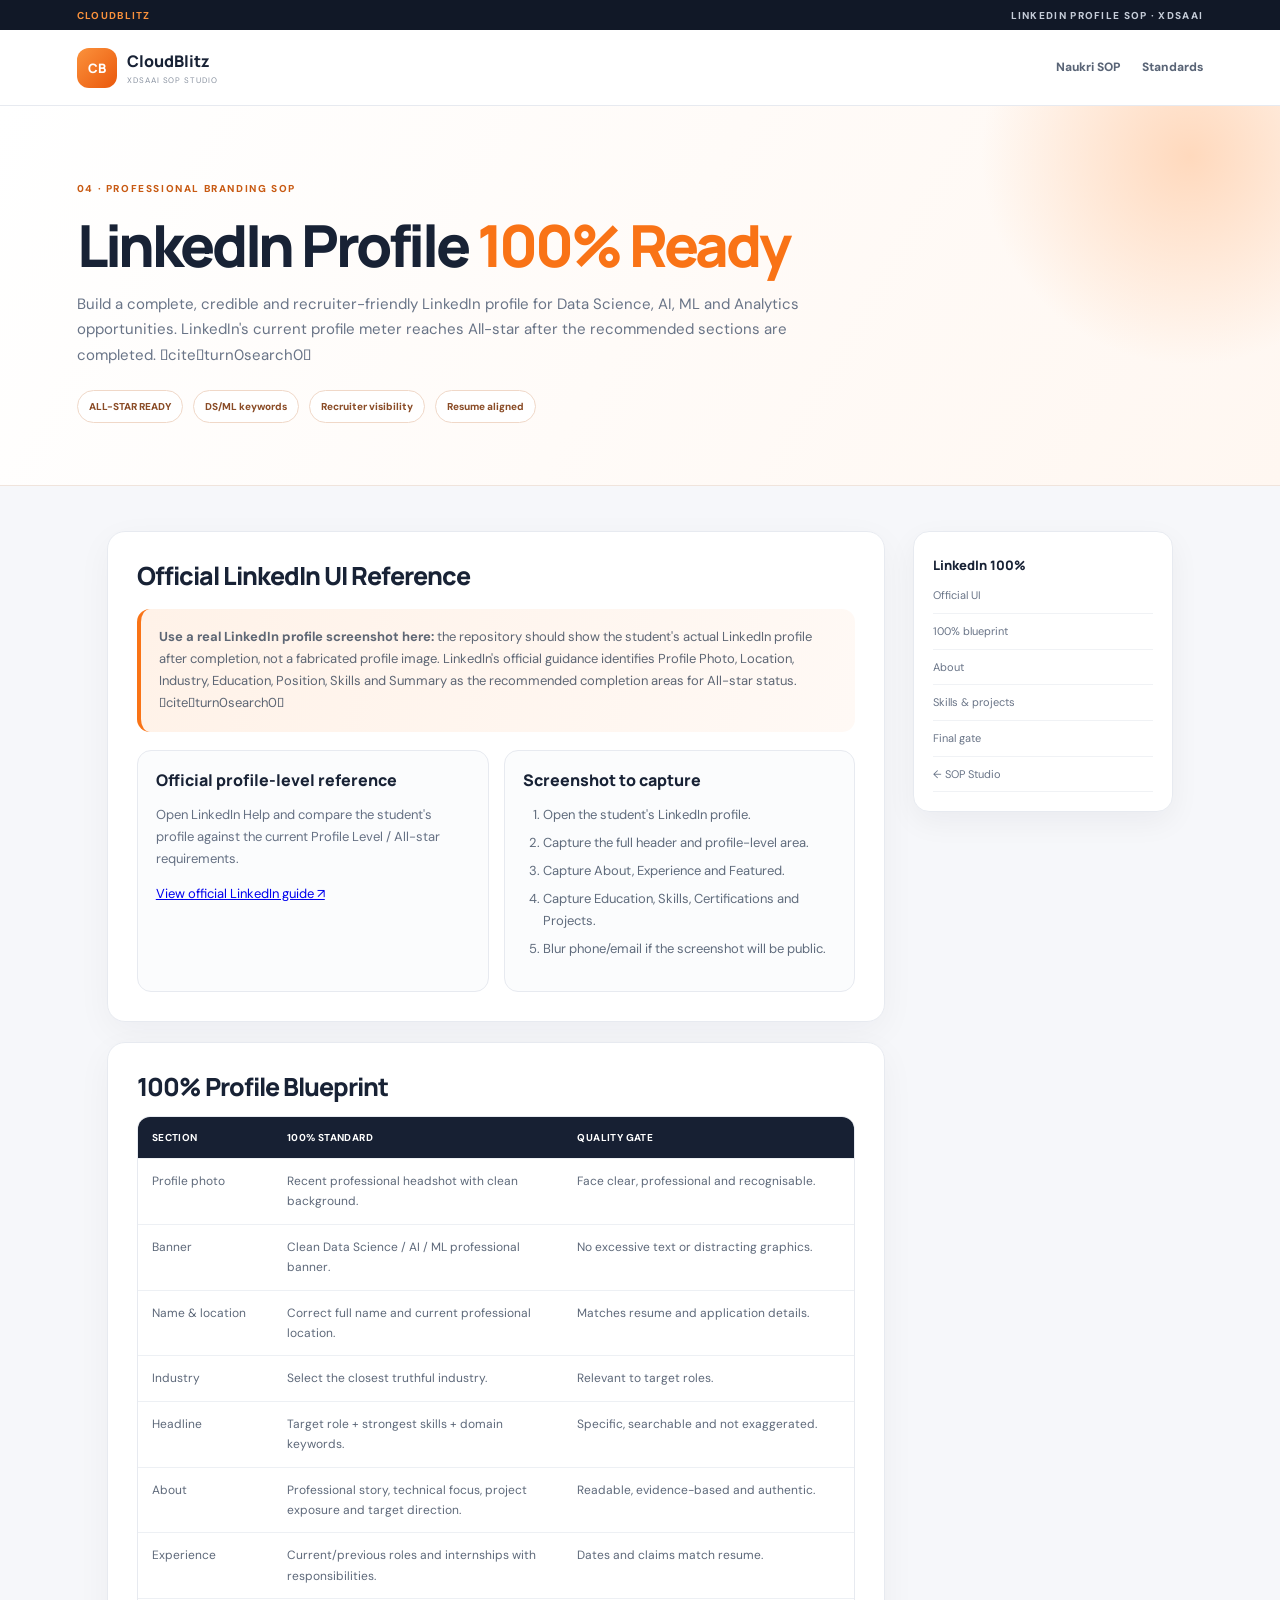
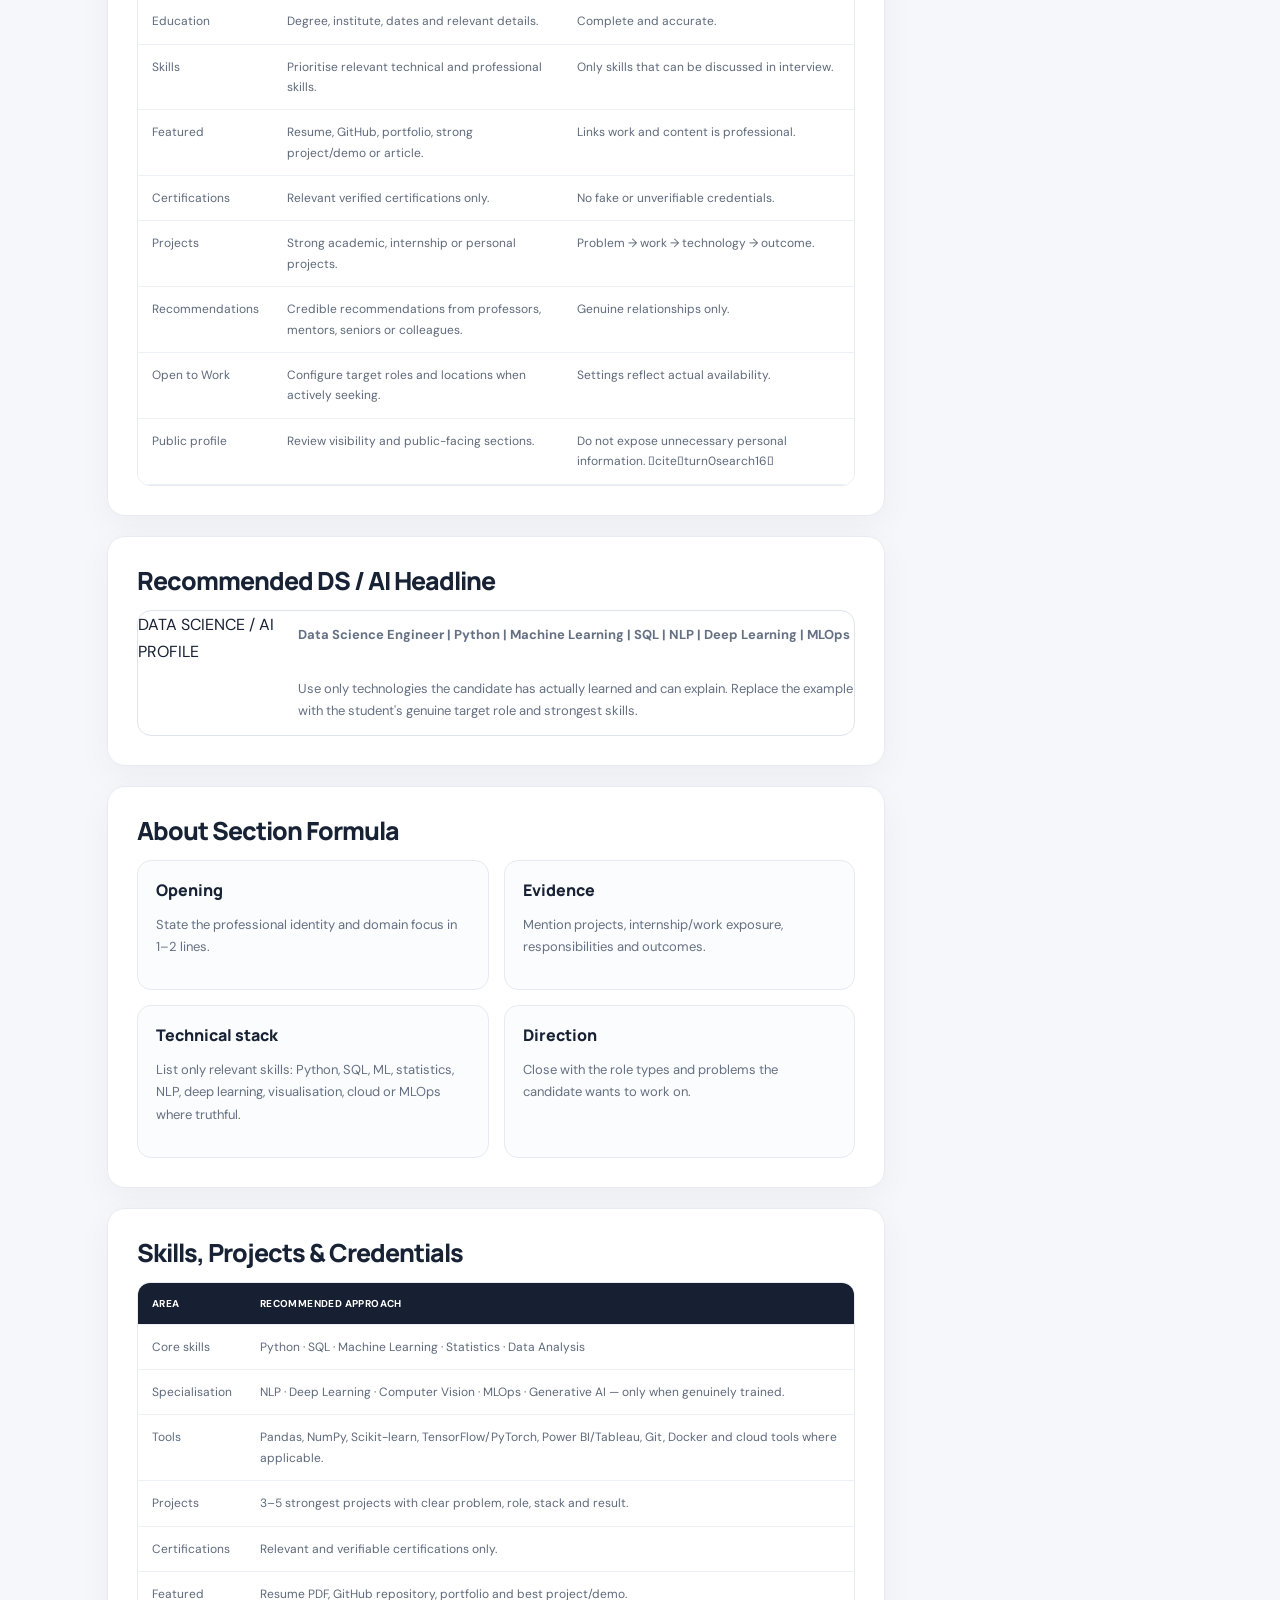
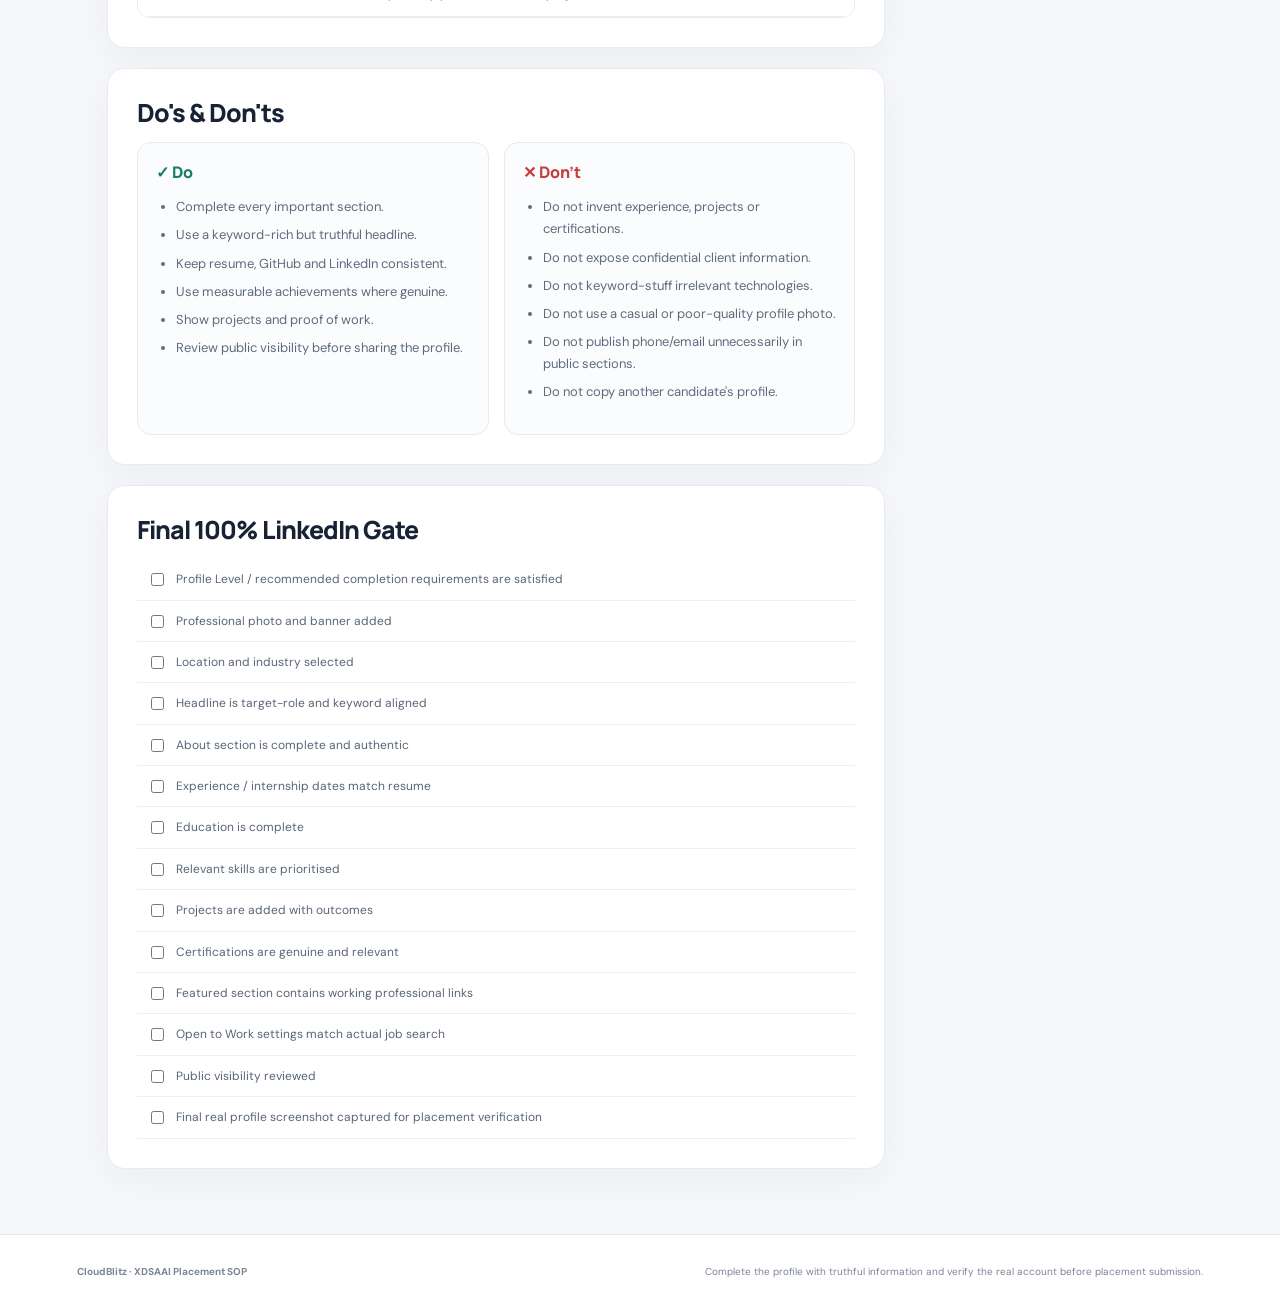
<file: LinkedIn.html>
<!doctype html><html lang="en"><head><meta charset="utf-8"><meta name="viewport" content="width=device-width,initial-scale=1"><title>CloudBlitz | LinkedIn 100% Profile SOP</title><link rel="stylesheet" href="./assets/sop.css"></head><body><div class="sop-top"><b>CLOUDBLITZ</b><span>LINKEDIN PROFILE SOP · XDSAAI</span></div><nav class="sop-nav"><a class="brand" href="./index.html"><span class="brand-mark">CB</span><span><strong>CloudBlitz</strong><small>XDSAAI SOP STUDIO</small></span></a><a class="navlink" href="./Naukri-.html">Naukri SOP</a><a class="navlink" href="./DOS-AND-DONTS.html">Standards</a></nav><header class="hero"><div class="eyebrow">04 · PROFESSIONAL BRANDING SOP</div><h1>LinkedIn Profile <span>100% Ready</span></h1><p>Build a complete, credible and recruiter-friendly LinkedIn profile for Data Science, AI, ML and Analytics opportunities. LinkedIn's current profile meter reaches All-star after the recommended sections are completed. citeturn0search0</p><div class="hero-meta"><span class="pill">ALL-STAR READY</span><span class="pill">DS/ML keywords</span><span class="pill">Recruiter visibility</span><span class="pill">Resume aligned</span></div></header><div class="layout"><main class="content"><section class="panel"><h2>Official LinkedIn UI Reference</h2><div class="callout"><b>Use a real LinkedIn profile screenshot here:</b> the repository should show the student's actual LinkedIn profile after completion, not a fabricated profile image. LinkedIn's official guidance identifies Profile Photo, Location, Industry, Education, Position, Skills and Summary as the recommended completion areas for All-star status. citeturn0search0</div><div class="grid2"><div class="card"><h3>Official profile-level reference</h3><p>Open LinkedIn Help and compare the student's profile against the current Profile Level / All-star requirements.</p><p><a class="button" href="https://www.linkedin.com/help/linkedin/answer/a594698" target="_blank" rel="noopener">View official LinkedIn guide ↗</a></p></div><div class="card"><h3>Screenshot to capture</h3><ol><li>Open the student's LinkedIn profile.</li><li>Capture the full header and profile-level area.</li><li>Capture About, Experience and Featured.</li><li>Capture Education, Skills, Certifications and Projects.</li><li>Blur phone/email if the screenshot will be public.</li></ol></div></div></section><section class="panel"><h2>100% Profile Blueprint</h2><div class="table-wrap"><table><thead><tr><th>Section</th><th>100% Standard</th><th>Quality Gate</th></tr></thead><tbody><tr><td>Profile photo</td><td>Recent professional headshot with clean background.</td><td>Face clear, professional and recognisable.</td></tr><tr><td>Banner</td><td>Clean Data Science / AI / ML professional banner.</td><td>No excessive text or distracting graphics.</td></tr><tr><td>Name & location</td><td>Correct full name and current professional location.</td><td>Matches resume and application details.</td></tr><tr><td>Industry</td><td>Select the closest truthful industry.</td><td>Relevant to target roles.</td></tr><tr><td>Headline</td><td>Target role + strongest skills + domain keywords.</td><td>Specific, searchable and not exaggerated.</td></tr><tr><td>About</td><td>Professional story, technical focus, project exposure and target direction.</td><td>Readable, evidence-based and authentic.</td></tr><tr><td>Experience</td><td>Current/previous roles and internships with responsibilities.</td><td>Dates and claims match resume.</td></tr><tr><td>Education</td><td>Degree, institute, dates and relevant details.</td><td>Complete and accurate.</td></tr><tr><td>Skills</td><td>Prioritise relevant technical and professional skills.</td><td>Only skills that can be discussed in interview.</td></tr><tr><td>Featured</td><td>Resume, GitHub, portfolio, strong project/demo or article.</td><td>Links work and content is professional.</td></tr><tr><td>Certifications</td><td>Relevant verified certifications only.</td><td>No fake or unverifiable credentials.</td></tr><tr><td>Projects</td><td>Strong academic, internship or personal projects.</td><td>Problem → work → technology → outcome.</td></tr><tr><td>Recommendations</td><td>Credible recommendations from professors, mentors, seniors or colleagues.</td><td>Genuine relationships only.</td></tr><tr><td>Open to Work</td><td>Configure target roles and locations when actively seeking.</td><td>Settings reflect actual availability.</td></tr><tr><td>Public profile</td><td>Review visibility and public-facing sections.</td><td>Do not expose unnecessary personal information. citeturn0search16</td></tr></tbody></table></div></section><section class="panel"><h2>Recommended DS / AI Headline</h2><div class="resume-preview"><div class="resume-name">DATA SCIENCE / AI PROFILE</div><p><b>Data Science Engineer | Python | Machine Learning | SQL | NLP | Deep Learning | MLOps</b></p><div class="rule"></div><p>Use only technologies the candidate has actually learned and can explain. Replace the example with the student's genuine target role and strongest skills.</p></div></section><section class="panel"><h2>About Section Formula</h2><div class="grid2"><div class="card"><h3>Opening</h3><p>State the professional identity and domain focus in 1–2 lines.</p></div><div class="card"><h3>Evidence</h3><p>Mention projects, internship/work exposure, responsibilities and outcomes.</p></div><div class="card"><h3>Technical stack</h3><p>List only relevant skills: Python, SQL, ML, statistics, NLP, deep learning, visualisation, cloud or MLOps where truthful.</p></div><div class="card"><h3>Direction</h3><p>Close with the role types and problems the candidate wants to work on.</p></div></div></section><section class="panel"><h2>Skills, Projects & Credentials</h2><div class="table-wrap"><table><thead><tr><th>Area</th><th>Recommended approach</th></tr></thead><tbody><tr><td>Core skills</td><td>Python · SQL · Machine Learning · Statistics · Data Analysis</td></tr><tr><td>Specialisation</td><td>NLP · Deep Learning · Computer Vision · MLOps · Generative AI — only when genuinely trained.</td></tr><tr><td>Tools</td><td>Pandas, NumPy, Scikit-learn, TensorFlow/PyTorch, Power BI/Tableau, Git, Docker and cloud tools where applicable.</td></tr><tr><td>Projects</td><td>3–5 strongest projects with clear problem, role, stack and result.</td></tr><tr><td>Certifications</td><td>Relevant and verifiable certifications only.</td></tr><tr><td>Featured</td><td>Resume PDF, GitHub repository, portfolio and best project/demo.</td></tr></tbody></table></div></section><section class="panel"><h2>Do's & Don'ts</h2><div class="grid2"><div class="card"><h3 class="good">✓ Do</h3><ul><li>Complete every important section.</li><li>Use a keyword-rich but truthful headline.</li><li>Keep resume, GitHub and LinkedIn consistent.</li><li>Use measurable achievements where genuine.</li><li>Show projects and proof of work.</li><li>Review public visibility before sharing the profile.</li></ul></div><div class="card"><h3 class="bad">✕ Don't</h3><ul><li>Do not invent experience, projects or certifications.</li><li>Do not expose confidential client information.</li><li>Do not keyword-stuff irrelevant technologies.</li><li>Do not use a casual or poor-quality profile photo.</li><li>Do not publish phone/email unnecessarily in public sections.</li><li>Do not copy another candidate's profile.</li></ul></div></div></section><section class="panel"><h2>Final 100% LinkedIn Gate</h2><div class="checklist"><label><input type="checkbox"> Profile Level / recommended completion requirements are satisfied</label><label><input type="checkbox"> Professional photo and banner added</label><label><input type="checkbox"> Location and industry selected</label><label><input type="checkbox"> Headline is target-role and keyword aligned</label><label><input type="checkbox"> About section is complete and authentic</label><label><input type="checkbox"> Experience / internship dates match resume</label><label><input type="checkbox"> Education is complete</label><label><input type="checkbox"> Relevant skills are prioritised</label><label><input type="checkbox"> Projects are added with outcomes</label><label><input type="checkbox"> Certifications are genuine and relevant</label><label><input type="checkbox"> Featured section contains working professional links</label><label><input type="checkbox"> Open to Work settings match actual job search</label><label><input type="checkbox"> Public visibility reviewed</label><label><input type="checkbox"> Final real profile screenshot captured for placement verification</label></div></section></main><aside class="toc"><strong>LinkedIn 100%</strong><a href="#">Official UI</a><a href="#">100% blueprint</a><a href="#">About</a><a href="#">Skills & projects</a><a href="#">Final gate</a><a href="./index.html">← SOP Studio</a></aside></div><footer class="footer"><b>CloudBlitz · XDSAAI Placement SOP</b><span>Complete the profile with truthful information and verify the real account before placement submission.</span></footer></body></html>
</file>
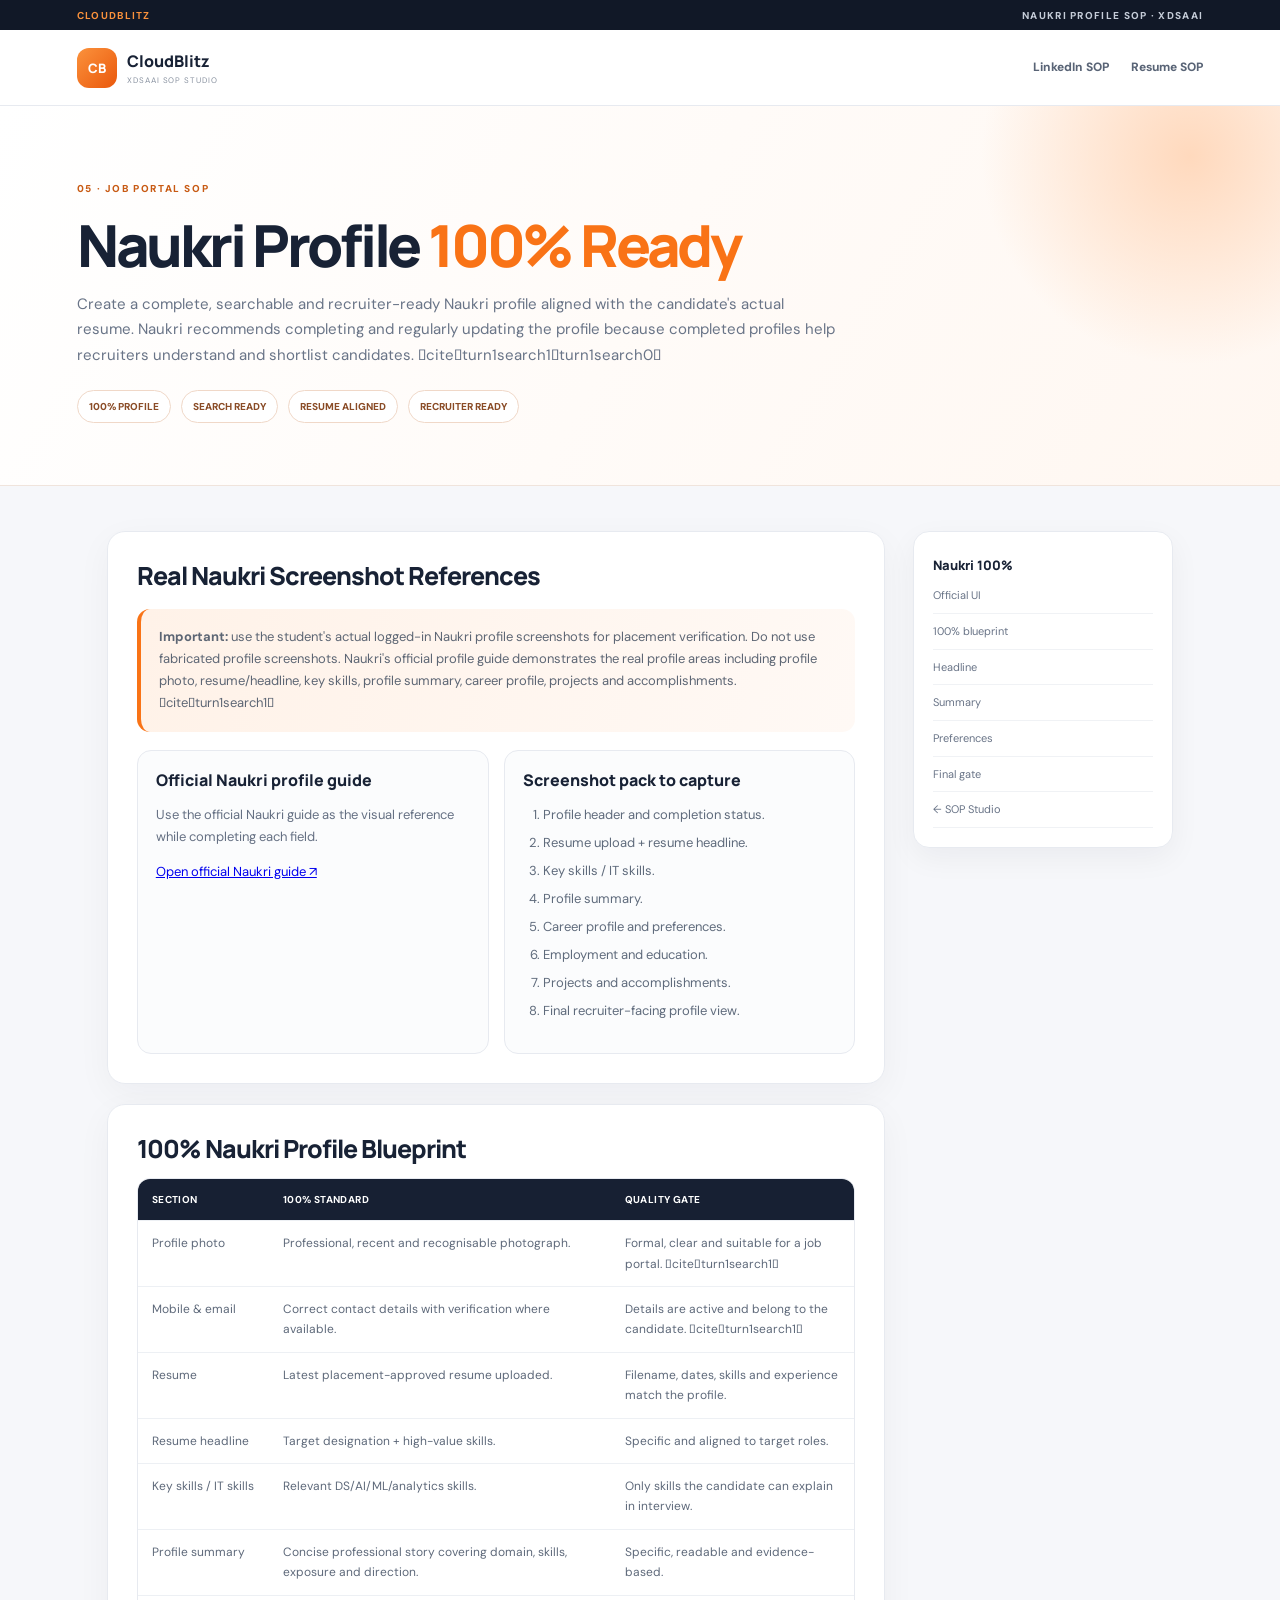
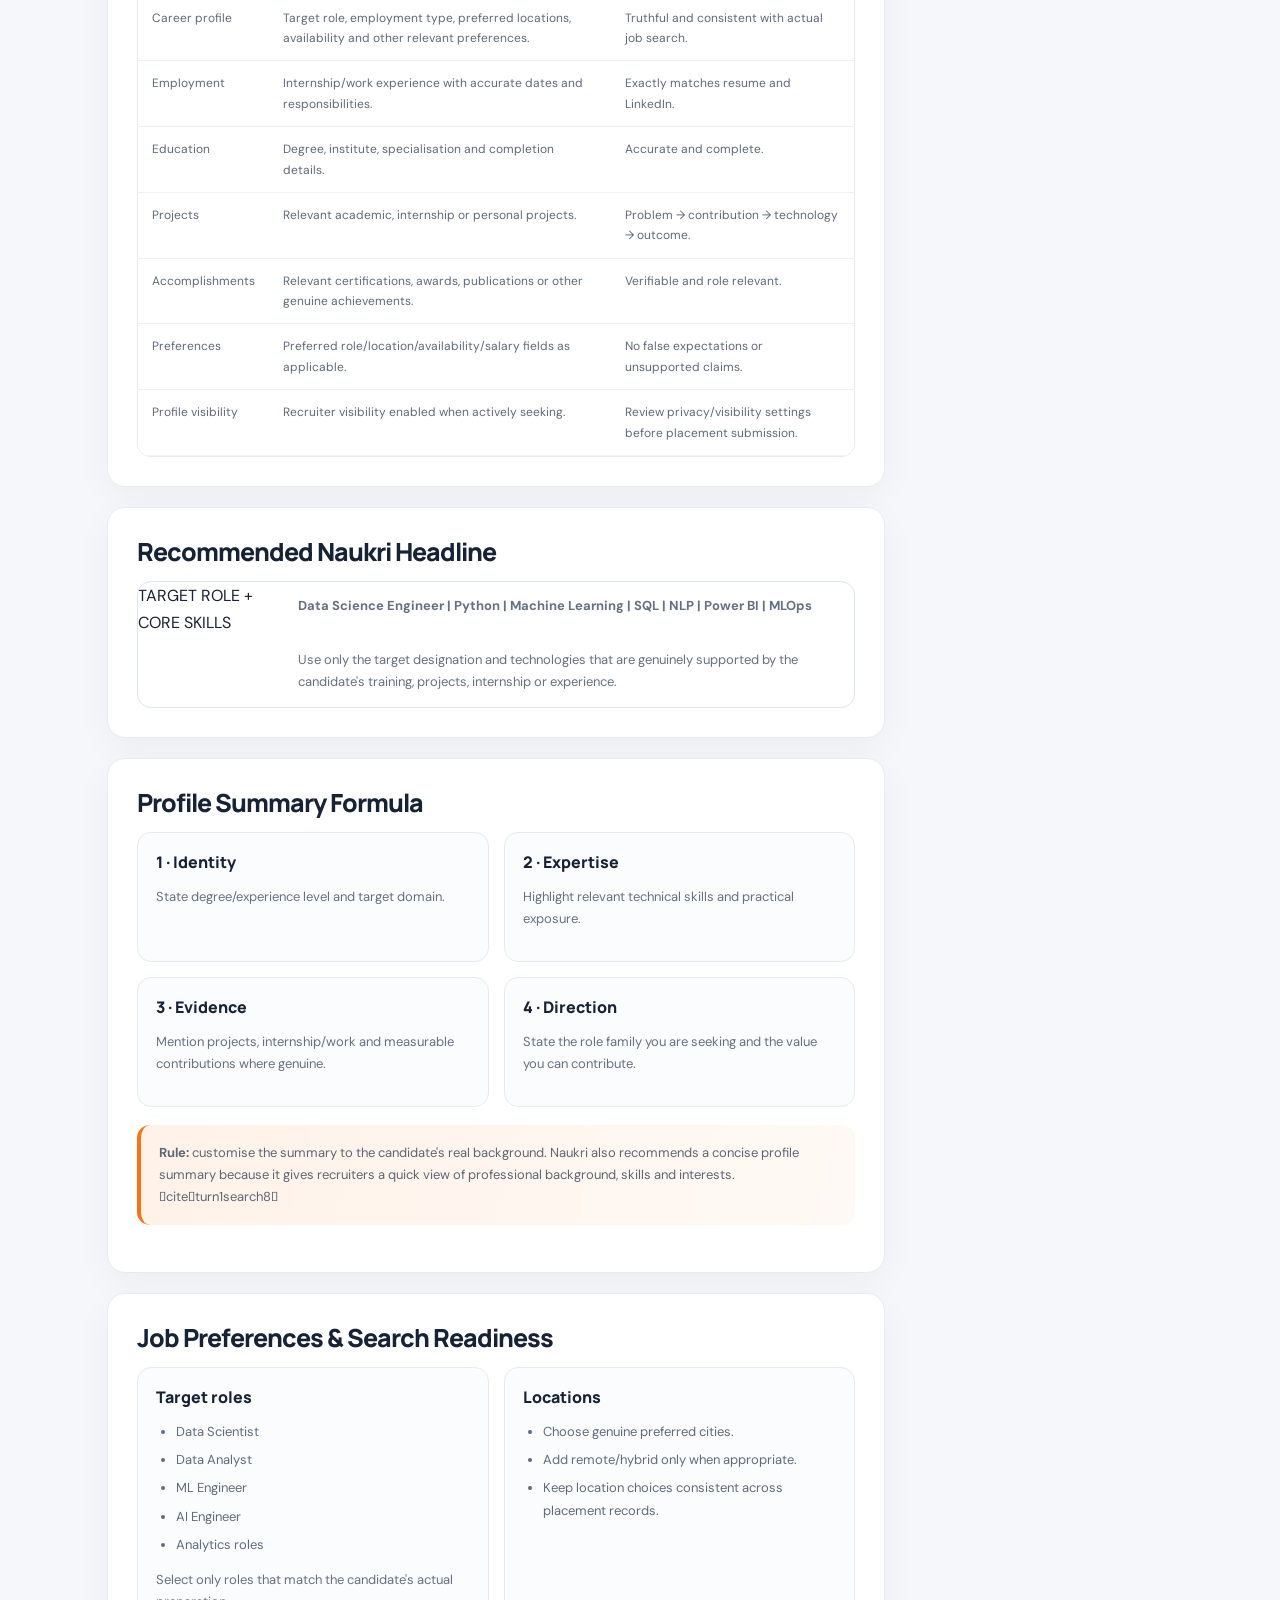
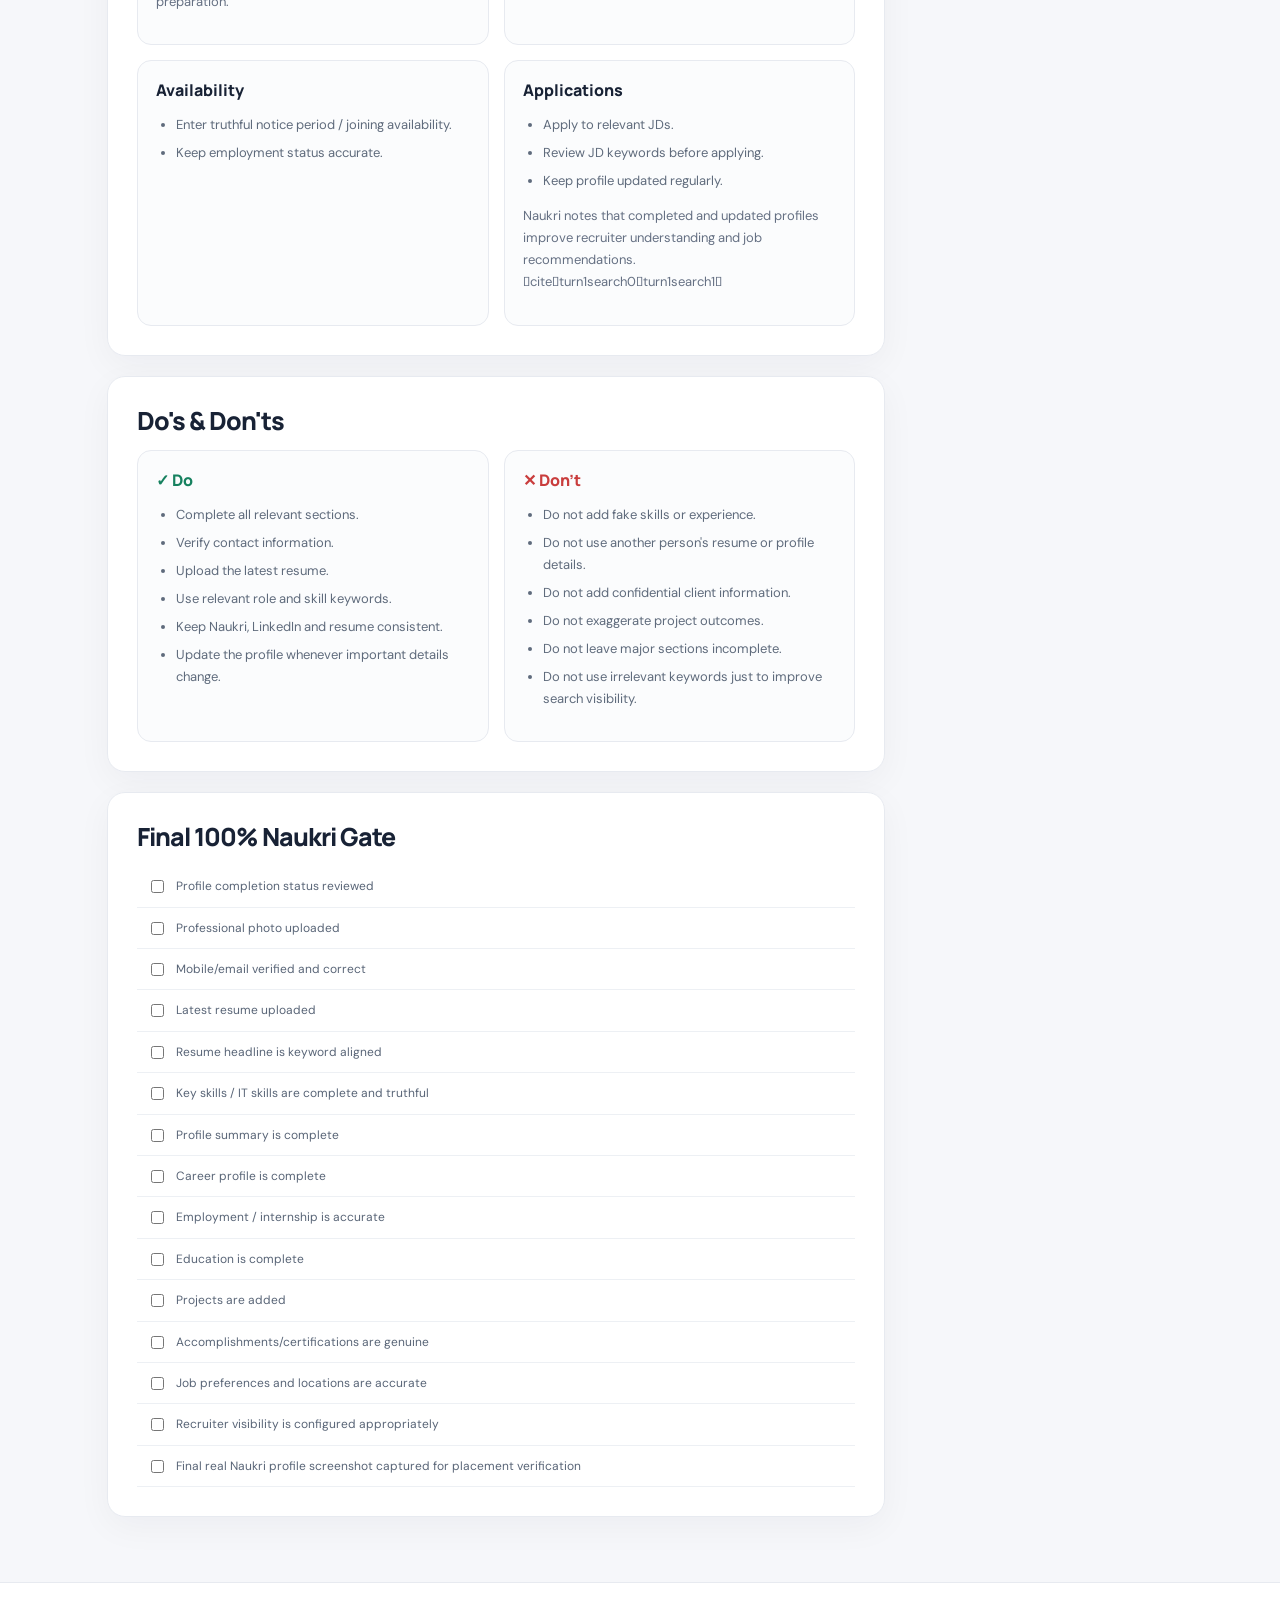
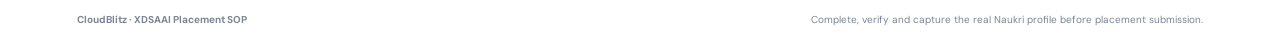
<file: Naukri-.html>
<!doctype html><html lang="en"><head><meta charset="utf-8"><meta name="viewport" content="width=device-width,initial-scale=1"><title>CloudBlitz | Naukri 100% Profile SOP</title><link rel="stylesheet" href="./assets/sop.css"></head><body><div class="sop-top"><b>CLOUDBLITZ</b><span>NAUKRI PROFILE SOP · XDSAAI</span></div><nav class="sop-nav"><a class="brand" href="./index.html"><span class="brand-mark">CB</span><span><strong>CloudBlitz</strong><small>XDSAAI SOP STUDIO</small></span></a><a class="navlink" href="./LinkedIn.html">LinkedIn SOP</a><a class="navlink" href="./Resume.html">Resume SOP</a></nav><header class="hero"><div class="eyebrow">05 · JOB PORTAL SOP</div><h1>Naukri Profile <span>100% Ready</span></h1><p>Create a complete, searchable and recruiter-ready Naukri profile aligned with the candidate's actual resume. Naukri recommends completing and regularly updating the profile because completed profiles help recruiters understand and shortlist candidates. citeturn1search1turn1search0</p><div class="hero-meta"><span class="pill">100% PROFILE</span><span class="pill">SEARCH READY</span><span class="pill">RESUME ALIGNED</span><span class="pill">RECRUITER READY</span></div></header><div class="layout"><main class="content"><section class="panel"><h2>Real Naukri Screenshot References</h2><div class="callout"><b>Important:</b> use the student's actual logged-in Naukri profile screenshots for placement verification. Do not use fabricated profile screenshots. Naukri's official profile guide demonstrates the real profile areas including profile photo, resume/headline, key skills, profile summary, career profile, projects and accomplishments. citeturn1search1</div><div class="grid2"><div class="card"><h3>Official Naukri profile guide</h3><p>Use the official Naukri guide as the visual reference while completing each field.</p><p><a class="button" href="https://www.naukri.com/blog/how-to-set-your-naukri-profile/" target="_blank" rel="noopener">Open official Naukri guide ↗</a></p></div><div class="card"><h3>Screenshot pack to capture</h3><ol><li>Profile header and completion status.</li><li>Resume upload + resume headline.</li><li>Key skills / IT skills.</li><li>Profile summary.</li><li>Career profile and preferences.</li><li>Employment and education.</li><li>Projects and accomplishments.</li><li>Final recruiter-facing profile view.</li></ol></div></div></section><section class="panel"><h2>100% Naukri Profile Blueprint</h2><div class="table-wrap"><table><thead><tr><th>Section</th><th>100% Standard</th><th>Quality Gate</th></tr></thead><tbody><tr><td>Profile photo</td><td>Professional, recent and recognisable photograph.</td><td>Formal, clear and suitable for a job portal. citeturn1search1</td></tr><tr><td>Mobile & email</td><td>Correct contact details with verification where available.</td><td>Details are active and belong to the candidate. citeturn1search1</td></tr><tr><td>Resume</td><td>Latest placement-approved resume uploaded.</td><td>Filename, dates, skills and experience match the profile.</td></tr><tr><td>Resume headline</td><td>Target designation + high-value skills.</td><td>Specific and aligned to target roles.</td></tr><tr><td>Key skills / IT skills</td><td>Relevant DS/AI/ML/analytics skills.</td><td>Only skills the candidate can explain in interview.</td></tr><tr><td>Profile summary</td><td>Concise professional story covering domain, skills, exposure and direction.</td><td>Specific, readable and evidence-based.</td></tr><tr><td>Career profile</td><td>Target role, employment type, preferred locations, availability and other relevant preferences.</td><td>Truthful and consistent with actual job search.</td></tr><tr><td>Employment</td><td>Internship/work experience with accurate dates and responsibilities.</td><td>Exactly matches resume and LinkedIn.</td></tr><tr><td>Education</td><td>Degree, institute, specialisation and completion details.</td><td>Accurate and complete.</td></tr><tr><td>Projects</td><td>Relevant academic, internship or personal projects.</td><td>Problem → contribution → technology → outcome.</td></tr><tr><td>Accomplishments</td><td>Relevant certifications, awards, publications or other genuine achievements.</td><td>Verifiable and role relevant.</td></tr><tr><td>Preferences</td><td>Preferred role/location/availability/salary fields as applicable.</td><td>No false expectations or unsupported claims.</td></tr><tr><td>Profile visibility</td><td>Recruiter visibility enabled when actively seeking.</td><td>Review privacy/visibility settings before placement submission.</td></tr></tbody></table></div></section><section class="panel"><h2>Recommended Naukri Headline</h2><div class="resume-preview"><div class="resume-name">TARGET ROLE + CORE SKILLS</div><p><b>Data Science Engineer | Python | Machine Learning | SQL | NLP | Power BI | MLOps</b></p><div class="rule"></div><p>Use only the target designation and technologies that are genuinely supported by the candidate's training, projects, internship or experience.</p></div></section><section class="panel"><h2>Profile Summary Formula</h2><div class="grid2"><div class="card"><h3>1 · Identity</h3><p>State degree/experience level and target domain.</p></div><div class="card"><h3>2 · Expertise</h3><p>Highlight relevant technical skills and practical exposure.</p></div><div class="card"><h3>3 · Evidence</h3><p>Mention projects, internship/work and measurable contributions where genuine.</p></div><div class="card"><h3>4 · Direction</h3><p>State the role family you are seeking and the value you can contribute.</p></div></div><div class="callout"><b>Rule:</b> customise the summary to the candidate's real background. Naukri also recommends a concise profile summary because it gives recruiters a quick view of professional background, skills and interests. citeturn1search8</div></section><section class="panel"><h2>Job Preferences & Search Readiness</h2><div class="grid2"><div class="card"><h3>Target roles</h3><ul><li>Data Scientist</li><li>Data Analyst</li><li>ML Engineer</li><li>AI Engineer</li><li>Analytics roles</li></ul><p>Select only roles that match the candidate's actual preparation.</p></div><div class="card"><h3>Locations</h3><ul><li>Choose genuine preferred cities.</li><li>Add remote/hybrid only when appropriate.</li><li>Keep location choices consistent across placement records.</li></ul></div><div class="card"><h3>Availability</h3><ul><li>Enter truthful notice period / joining availability.</li><li>Keep employment status accurate.</li></ul></div><div class="card"><h3>Applications</h3><ul><li>Apply to relevant JDs.</li><li>Review JD keywords before applying.</li><li>Keep profile updated regularly.</li></ul><p>Naukri notes that completed and updated profiles improve recruiter understanding and job recommendations. citeturn1search0turn1search1</p></div></div></section><section class="panel"><h2>Do's & Don'ts</h2><div class="grid2"><div class="card"><h3 class="good">✓ Do</h3><ul><li>Complete all relevant sections.</li><li>Verify contact information.</li><li>Upload the latest resume.</li><li>Use relevant role and skill keywords.</li><li>Keep Naukri, LinkedIn and resume consistent.</li><li>Update the profile whenever important details change.</li></ul></div><div class="card"><h3 class="bad">✕ Don't</h3><ul><li>Do not add fake skills or experience.</li><li>Do not use another person's resume or profile details.</li><li>Do not add confidential client information.</li><li>Do not exaggerate project outcomes.</li><li>Do not leave major sections incomplete.</li><li>Do not use irrelevant keywords just to improve search visibility.</li></ul></div></div></section><section class="panel"><h2>Final 100% Naukri Gate</h2><div class="checklist"><label><input type="checkbox"> Profile completion status reviewed</label><label><input type="checkbox"> Professional photo uploaded</label><label><input type="checkbox"> Mobile/email verified and correct</label><label><input type="checkbox"> Latest resume uploaded</label><label><input type="checkbox"> Resume headline is keyword aligned</label><label><input type="checkbox"> Key skills / IT skills are complete and truthful</label><label><input type="checkbox"> Profile summary is complete</label><label><input type="checkbox"> Career profile is complete</label><label><input type="checkbox"> Employment / internship is accurate</label><label><input type="checkbox"> Education is complete</label><label><input type="checkbox"> Projects are added</label><label><input type="checkbox"> Accomplishments/certifications are genuine</label><label><input type="checkbox"> Job preferences and locations are accurate</label><label><input type="checkbox"> Recruiter visibility is configured appropriately</label><label><input type="checkbox"> Final real Naukri profile screenshot captured for placement verification</label></div></section></main><aside class="toc"><strong>Naukri 100%</strong><a href="#">Official UI</a><a href="#">100% blueprint</a><a href="#">Headline</a><a href="#">Summary</a><a href="#">Preferences</a><a href="#">Final gate</a><a href="./index.html">← SOP Studio</a></aside></div><footer class="footer"><b>CloudBlitz · XDSAAI Placement SOP</b><span>Complete, verify and capture the real Naukri profile before placement submission.</span></footer></body></html>
</file>
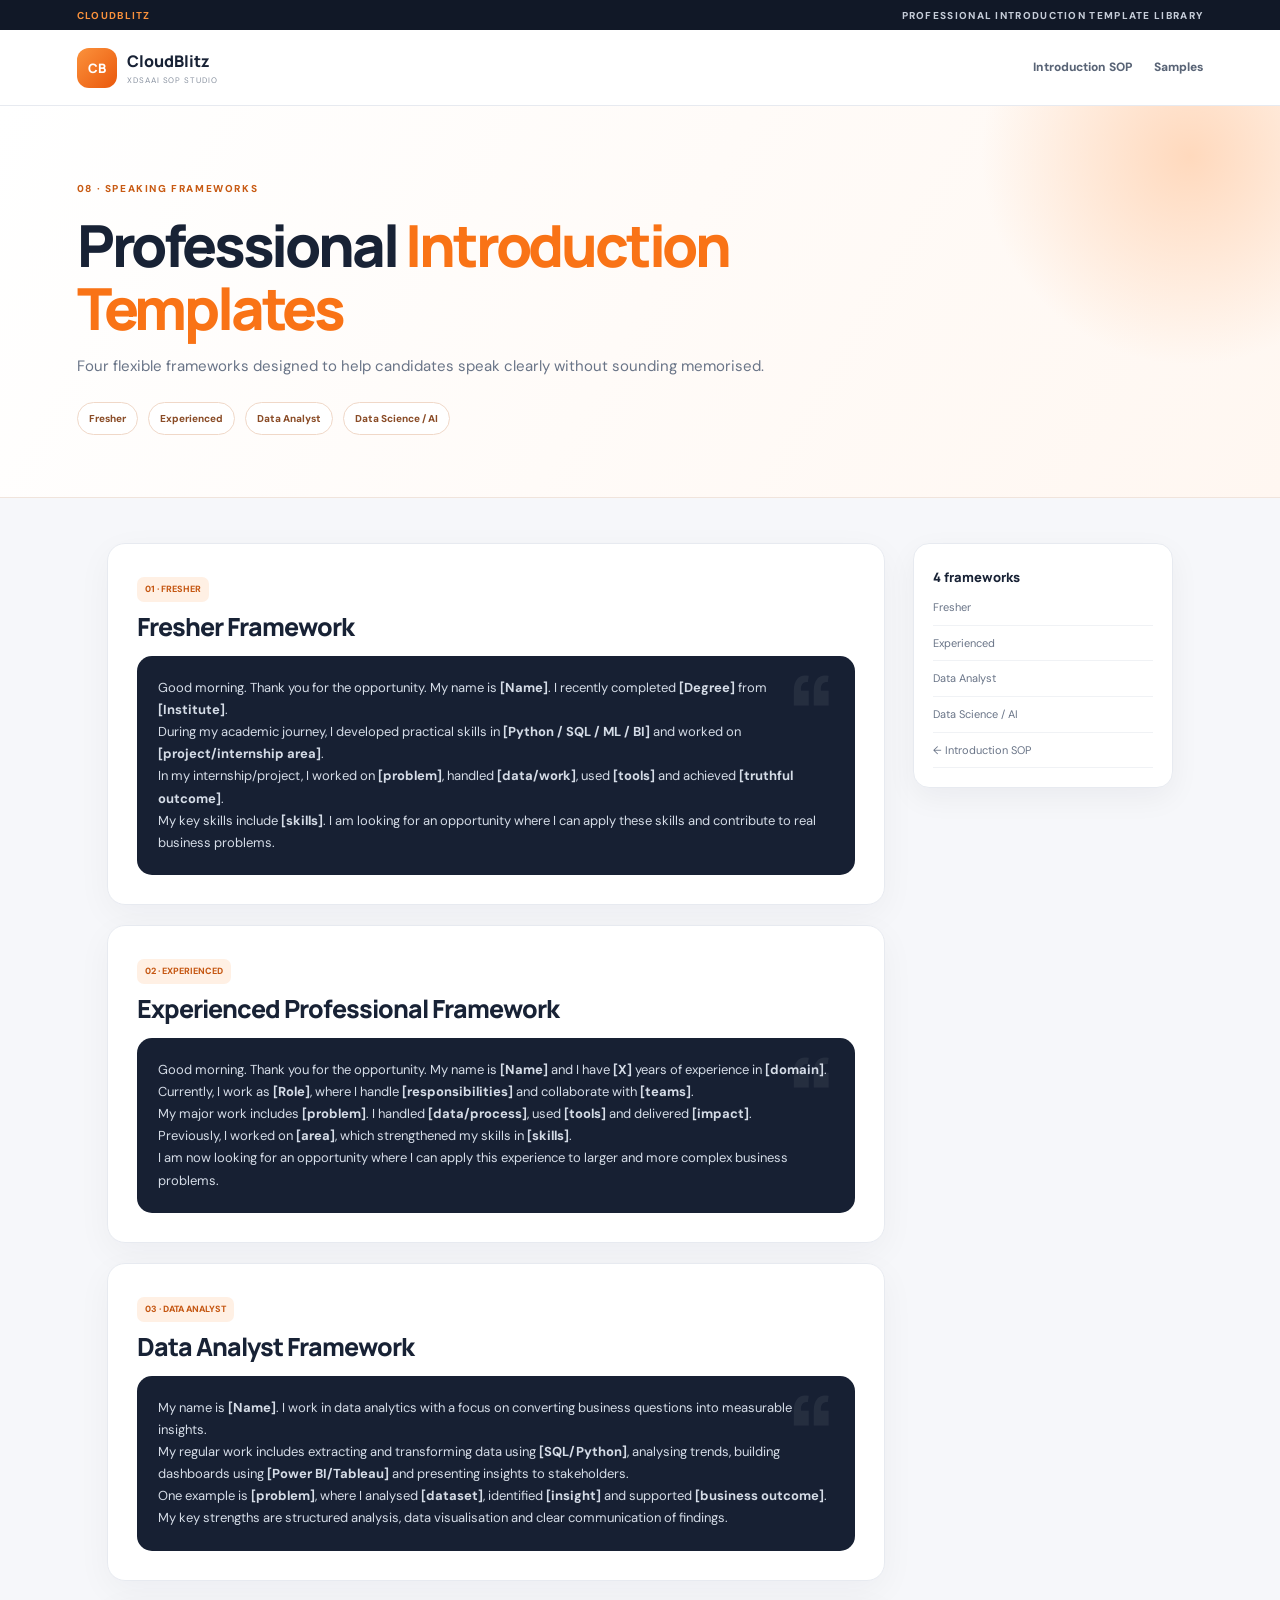
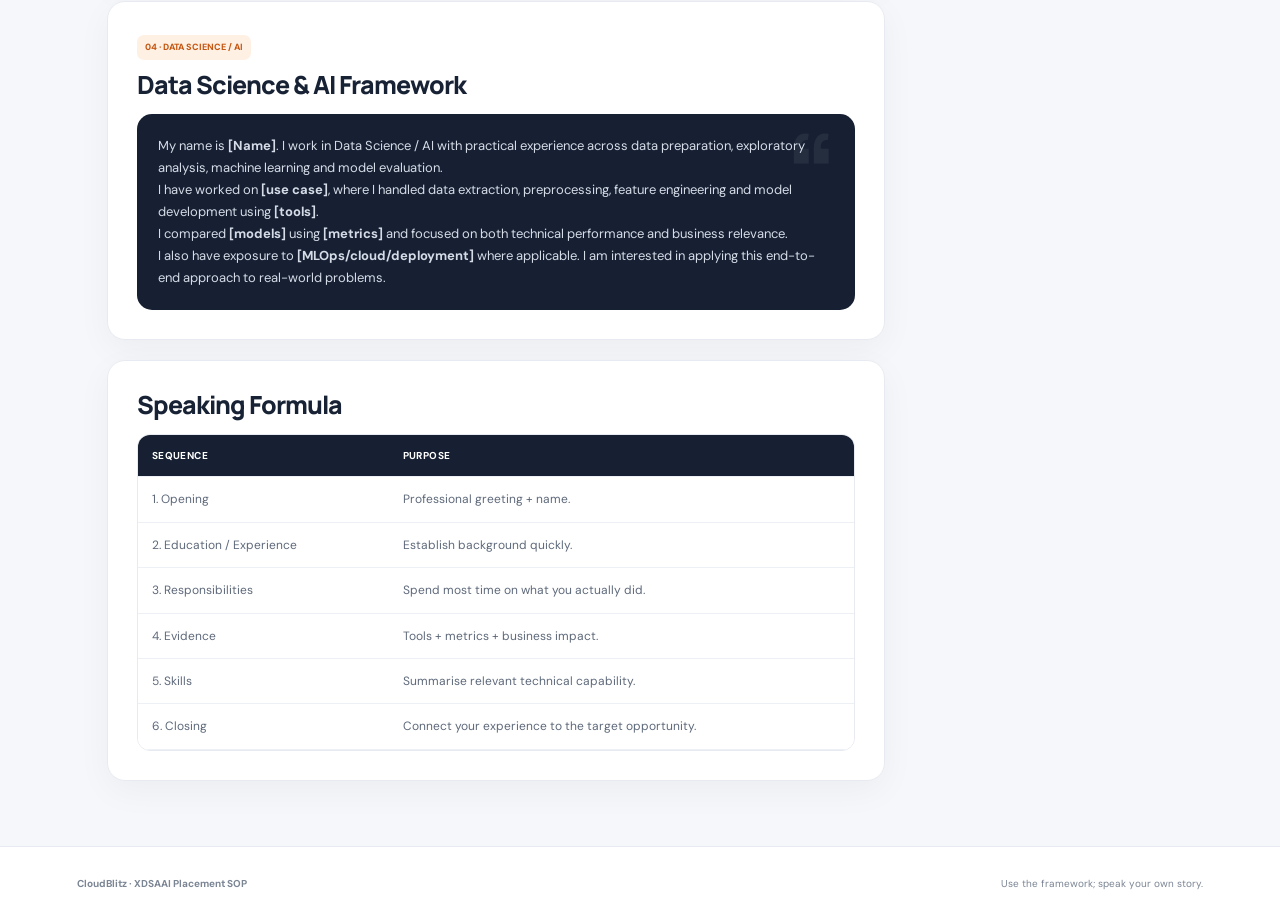
<file: PROFESSIONAL-INTRODUCTION-TEMPLATES.html>
<!doctype html><html lang="en"><head><meta charset="utf-8"><meta name="viewport" content="width=device-width,initial-scale=1"><title>CloudBlitz | Introduction Templates</title><link rel="stylesheet" href="./assets/sop.css"></head><body><div class="sop-top"><b>CLOUDBLITZ</b><span>PROFESSIONAL INTRODUCTION TEMPLATE LIBRARY</span></div><nav class="sop-nav"><a class="brand" href="./index.html"><span class="brand-mark">CB</span><span><strong>CloudBlitz</strong><small>XDSAAI SOP STUDIO</small></span></a><a class="navlink" href="./INTRODUCTION_SOP.html">Introduction SOP</a><a class="navlink" href="./Sample-Introduction-SOP.html">Samples</a></nav><header class="hero"><div class="eyebrow">08 · SPEAKING FRAMEWORKS</div><h1>Professional <span>Introduction Templates</span></h1><p>Four flexible frameworks designed to help candidates speak clearly without sounding memorised.</p><div class="hero-meta"><span class="pill">Fresher</span><span class="pill">Experienced</span><span class="pill">Data Analyst</span><span class="pill">Data Science / AI</span></div></header><div class="layout"><main class="content"><section class="panel"><span class="badge">01 · FRESHER</span><h2>Fresher Framework</h2><div class="quote"><p>Good morning. Thank you for the opportunity. My name is <b>[Name]</b>. I recently completed <b>[Degree]</b> from <b>[Institute]</b>.</p><p>During my academic journey, I developed practical skills in <b>[Python / SQL / ML / BI]</b> and worked on <b>[project/internship area]</b>.</p><p>In my internship/project, I worked on <b>[problem]</b>, handled <b>[data/work]</b>, used <b>[tools]</b> and achieved <b>[truthful outcome]</b>.</p><p>My key skills include <b>[skills]</b>. I am looking for an opportunity where I can apply these skills and contribute to real business problems.</p></div></section><section class="panel"><span class="badge">02 · EXPERIENCED</span><h2>Experienced Professional Framework</h2><div class="quote"><p>Good morning. Thank you for the opportunity. My name is <b>[Name]</b> and I have <b>[X]</b> years of experience in <b>[domain]</b>.</p><p>Currently, I work as <b>[Role]</b>, where I handle <b>[responsibilities]</b> and collaborate with <b>[teams]</b>.</p><p>My major work includes <b>[problem]</b>. I handled <b>[data/process]</b>, used <b>[tools]</b> and delivered <b>[impact]</b>.</p><p>Previously, I worked on <b>[area]</b>, which strengthened my skills in <b>[skills]</b>.</p><p>I am now looking for an opportunity where I can apply this experience to larger and more complex business problems.</p></div></section><section class="panel"><span class="badge">03 · DATA ANALYST</span><h2>Data Analyst Framework</h2><div class="quote"><p>My name is <b>[Name]</b>. I work in data analytics with a focus on converting business questions into measurable insights.</p><p>My regular work includes extracting and transforming data using <b>[SQL/Python]</b>, analysing trends, building dashboards using <b>[Power BI/Tableau]</b> and presenting insights to stakeholders.</p><p>One example is <b>[problem]</b>, where I analysed <b>[dataset]</b>, identified <b>[insight]</b> and supported <b>[business outcome]</b>.</p><p>My key strengths are structured analysis, data visualisation and clear communication of findings.</p></div></section><section class="panel"><span class="badge">04 · DATA SCIENCE / AI</span><h2>Data Science & AI Framework</h2><div class="quote"><p>My name is <b>[Name]</b>. I work in Data Science / AI with practical experience across data preparation, exploratory analysis, machine learning and model evaluation.</p><p>I have worked on <b>[use case]</b>, where I handled data extraction, preprocessing, feature engineering and model development using <b>[tools]</b>.</p><p>I compared <b>[models]</b> using <b>[metrics]</b> and focused on both technical performance and business relevance.</p><p>I also have exposure to <b>[MLOps/cloud/deployment]</b> where applicable. I am interested in applying this end-to-end approach to real-world problems.</p></div></section><section class="panel"><h2>Speaking Formula</h2><div class="table-wrap"><table><thead><tr><th>Sequence</th><th>Purpose</th></tr></thead><tbody><tr><td>1. Opening</td><td>Professional greeting + name.</td></tr><tr><td>2. Education / Experience</td><td>Establish background quickly.</td></tr><tr><td>3. Responsibilities</td><td>Spend most time on what you actually did.</td></tr><tr><td>4. Evidence</td><td>Tools + metrics + business impact.</td></tr><tr><td>5. Skills</td><td>Summarise relevant technical capability.</td></tr><tr><td>6. Closing</td><td>Connect your experience to the target opportunity.</td></tr></tbody></table></div></section></main><aside class="toc"><strong>4 frameworks</strong><a href="#">Fresher</a><a href="#">Experienced</a><a href="#">Data Analyst</a><a href="#">Data Science / AI</a><a href="./INTRODUCTION_SOP.html">← Introduction SOP</a></aside></div><footer class="footer"><b>CloudBlitz · XDSAAI Placement SOP</b><span>Use the framework; speak your own story.</span></footer></body></html>
</file>
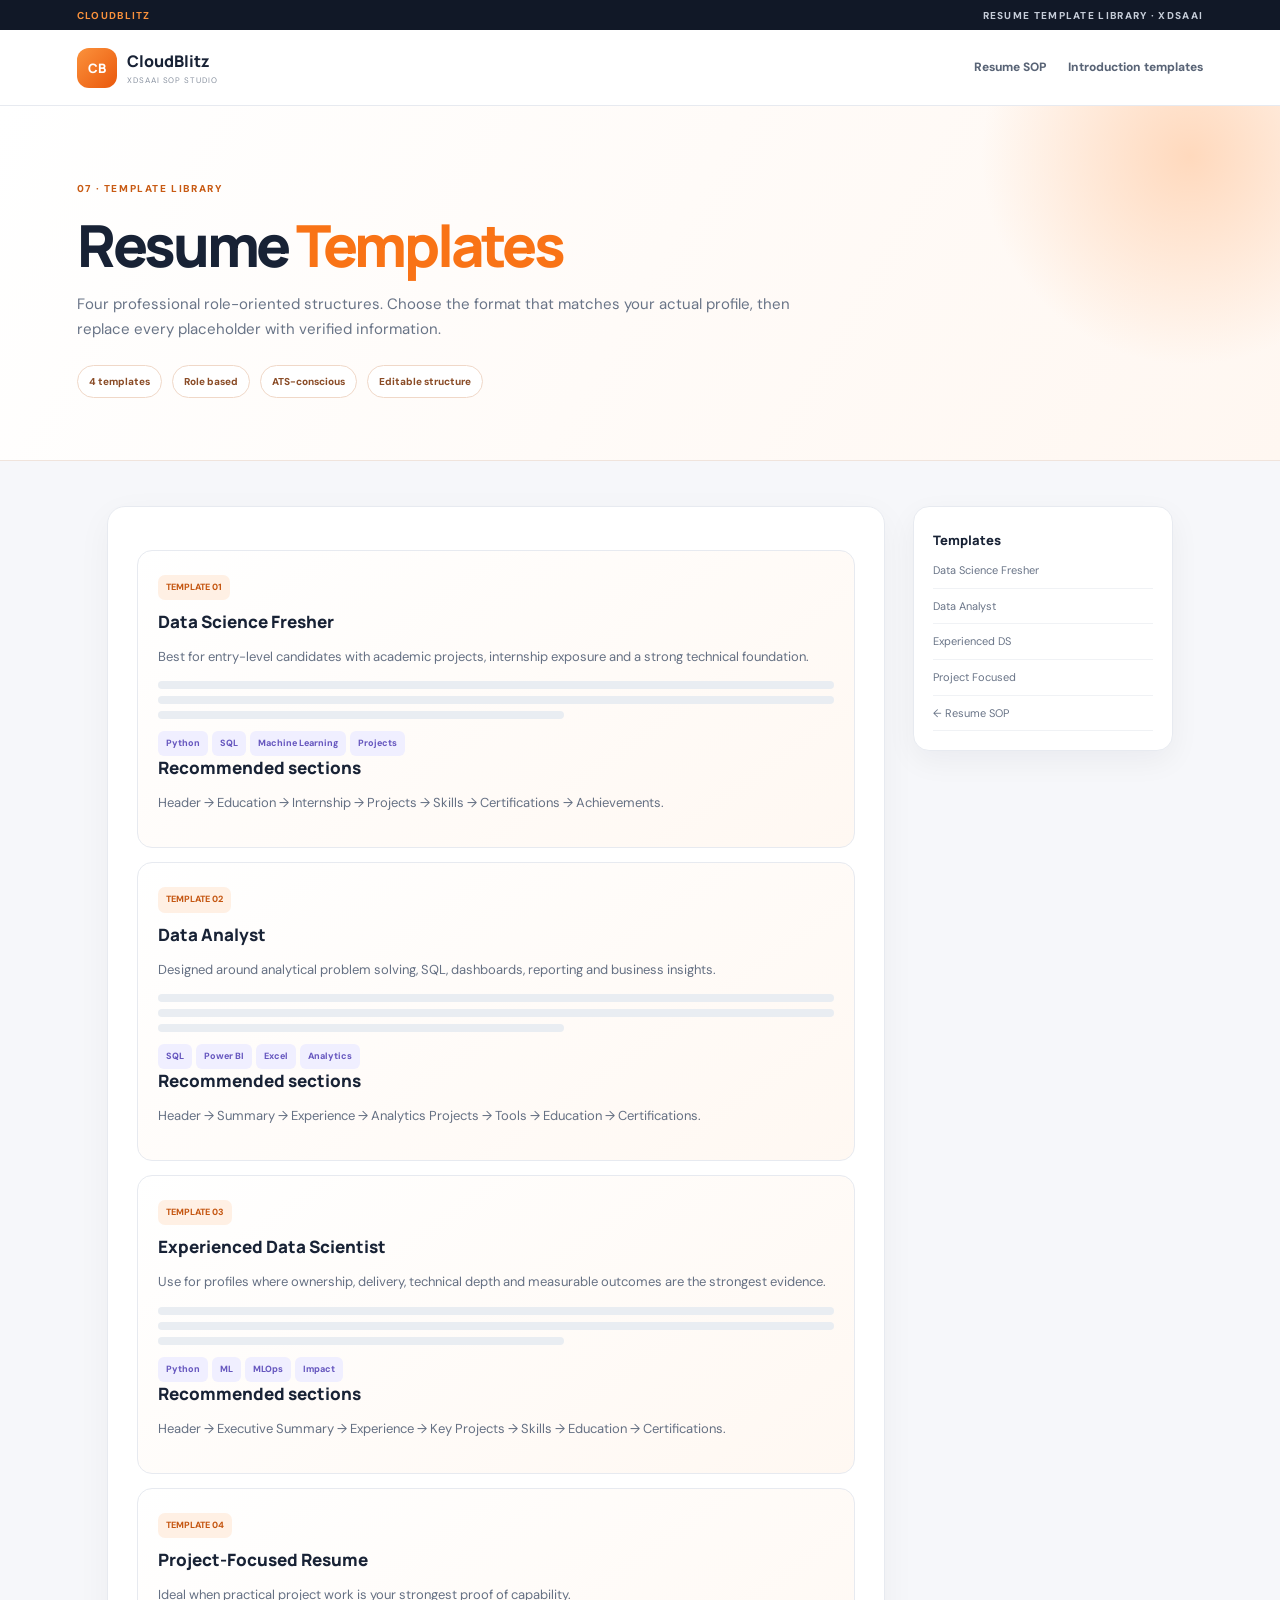
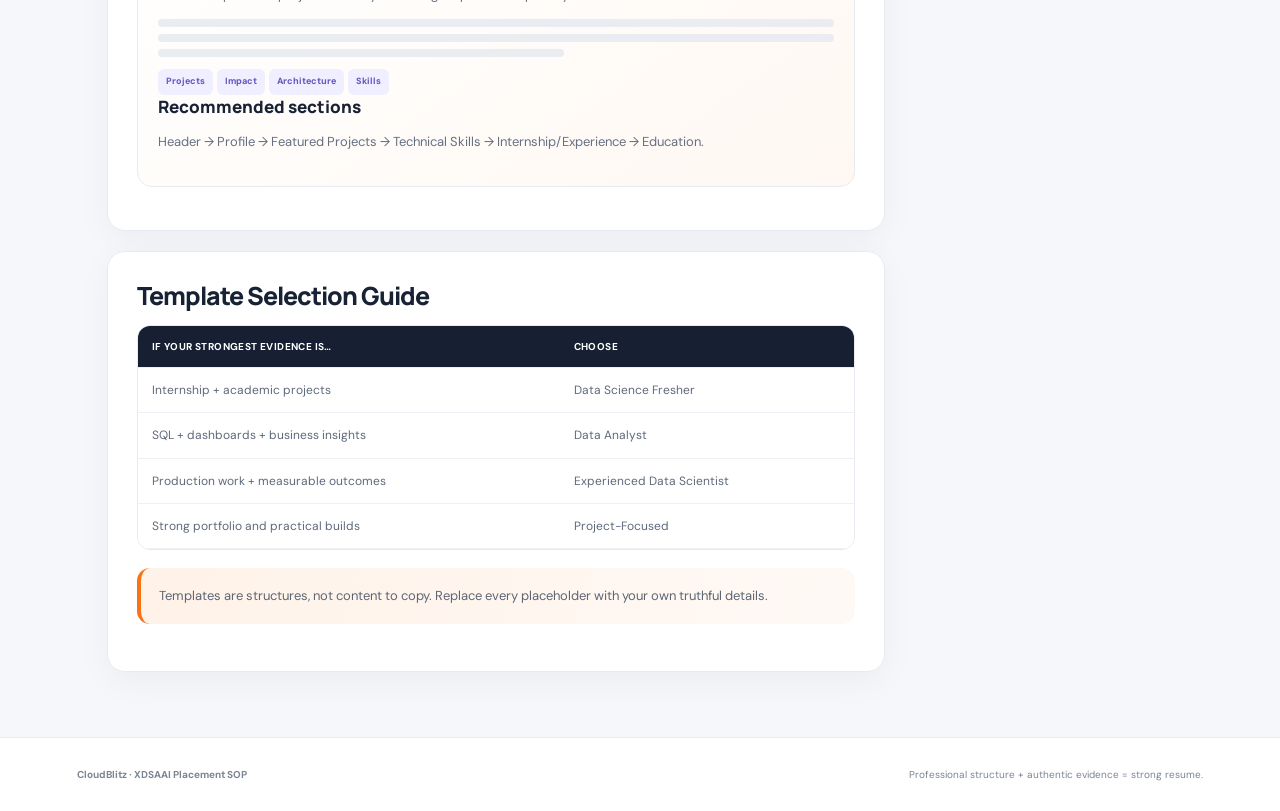
<file: RESUME-TEMPLATES.html>
<!doctype html><html lang="en"><head><meta charset="utf-8"><meta name="viewport" content="width=device-width,initial-scale=1"><title>CloudBlitz | Resume Templates</title><link rel="stylesheet" href="./assets/sop.css"></head><body><div class="sop-top"><b>CLOUDBLITZ</b><span>RESUME TEMPLATE LIBRARY · XDSAAI</span></div><nav class="sop-nav"><a class="brand" href="./index.html"><span class="brand-mark">CB</span><span><strong>CloudBlitz</strong><small>XDSAAI SOP STUDIO</small></span></a><a class="navlink" href="./Resume.html">Resume SOP</a><a class="navlink" href="./PROFESSIONAL-INTRODUCTION-TEMPLATES.html">Introduction templates</a></nav><header class="hero"><div class="eyebrow">07 · TEMPLATE LIBRARY</div><h1>Resume <span>Templates</span></h1><p>Four professional role-oriented structures. Choose the format that matches your actual profile, then replace every placeholder with verified information.</p><div class="hero-meta"><span class="pill">4 templates</span><span class="pill">Role based</span><span class="pill">ATS-conscious</span><span class="pill">Editable structure</span></div></header><div class="layout"><main class="content"><section class="panel"><div class="template"><span class="badge">TEMPLATE 01</span><h3>Data Science Fresher</h3><p>Best for entry-level candidates with academic projects, internship exposure and a strong technical foundation.</p><div class="line"></div><div class="line"></div><div class="line short"></div><div class="chips"><span>Python</span><span>SQL</span><span>Machine Learning</span><span>Projects</span></div><h3>Recommended sections</h3><p>Header → Education → Internship → Projects → Skills → Certifications → Achievements.</p></div><div class="template"><span class="badge">TEMPLATE 02</span><h3>Data Analyst</h3><p>Designed around analytical problem solving, SQL, dashboards, reporting and business insights.</p><div class="line"></div><div class="line"></div><div class="line short"></div><div class="chips"><span>SQL</span><span>Power BI</span><span>Excel</span><span>Analytics</span></div><h3>Recommended sections</h3><p>Header → Summary → Experience → Analytics Projects → Tools → Education → Certifications.</p></div><div class="template"><span class="badge">TEMPLATE 03</span><h3>Experienced Data Scientist</h3><p>Use for profiles where ownership, delivery, technical depth and measurable outcomes are the strongest evidence.</p><div class="line"></div><div class="line"></div><div class="line short"></div><div class="chips"><span>Python</span><span>ML</span><span>MLOps</span><span>Impact</span></div><h3>Recommended sections</h3><p>Header → Executive Summary → Experience → Key Projects → Skills → Education → Certifications.</p></div><div class="template"><span class="badge">TEMPLATE 04</span><h3>Project-Focused Resume</h3><p>Ideal when practical project work is your strongest proof of capability.</p><div class="line"></div><div class="line"></div><div class="line short"></div><div class="chips"><span>Projects</span><span>Impact</span><span>Architecture</span><span>Skills</span></div><h3>Recommended sections</h3><p>Header → Profile → Featured Projects → Technical Skills → Internship/Experience → Education.</p></div></section><section class="panel"><h2>Template Selection Guide</h2><div class="table-wrap"><table><thead><tr><th>If your strongest evidence is…</th><th>Choose</th></tr></thead><tbody><tr><td>Internship + academic projects</td><td>Data Science Fresher</td></tr><tr><td>SQL + dashboards + business insights</td><td>Data Analyst</td></tr><tr><td>Production work + measurable outcomes</td><td>Experienced Data Scientist</td></tr><tr><td>Strong portfolio and practical builds</td><td>Project-Focused</td></tr></tbody></table></div><div class="callout">Templates are structures, not content to copy. Replace every placeholder with your own truthful details.</div></section></main><aside class="toc"><strong>Templates</strong><a href="#">Data Science Fresher</a><a href="#">Data Analyst</a><a href="#">Experienced DS</a><a href="#">Project Focused</a><a href="./Resume.html">← Resume SOP</a></aside></div><footer class="footer"><b>CloudBlitz · XDSAAI Placement SOP</b><span>Professional structure + authentic evidence = strong resume.</span></footer></body></html>
</file>
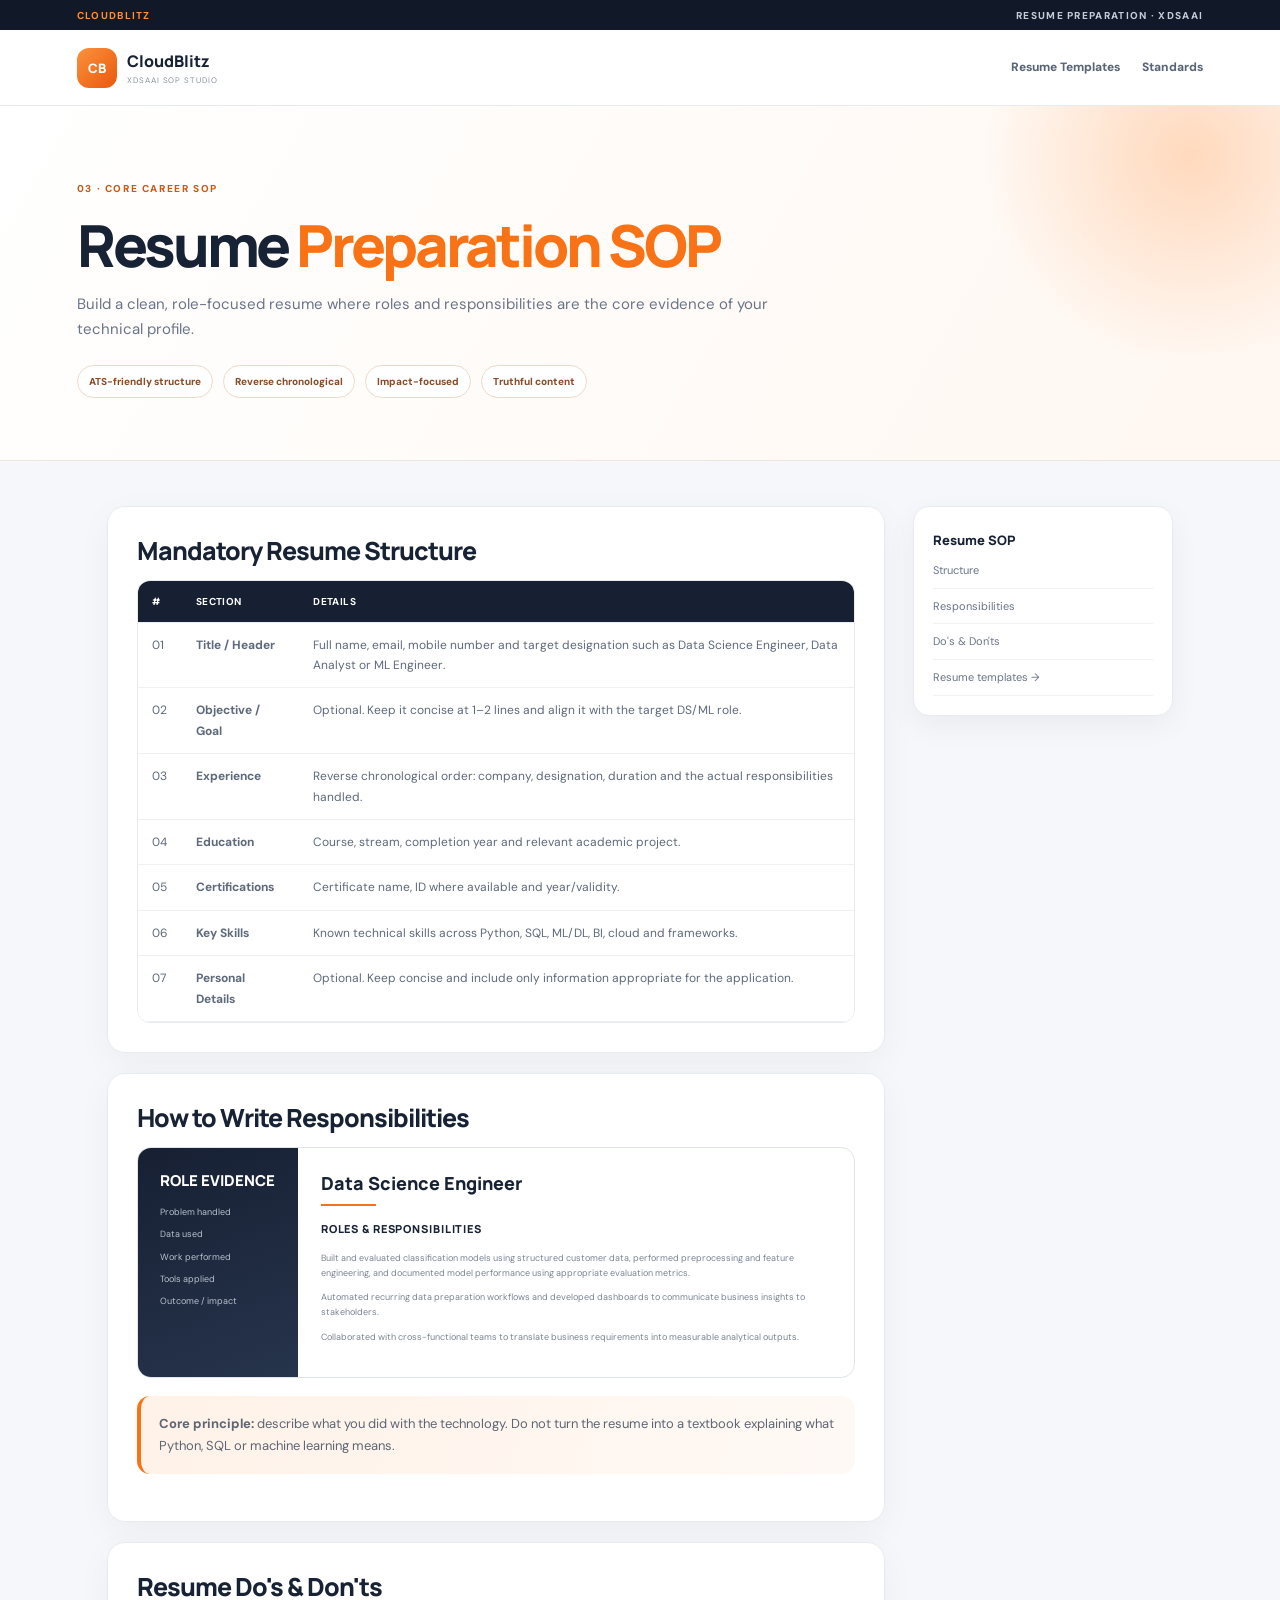
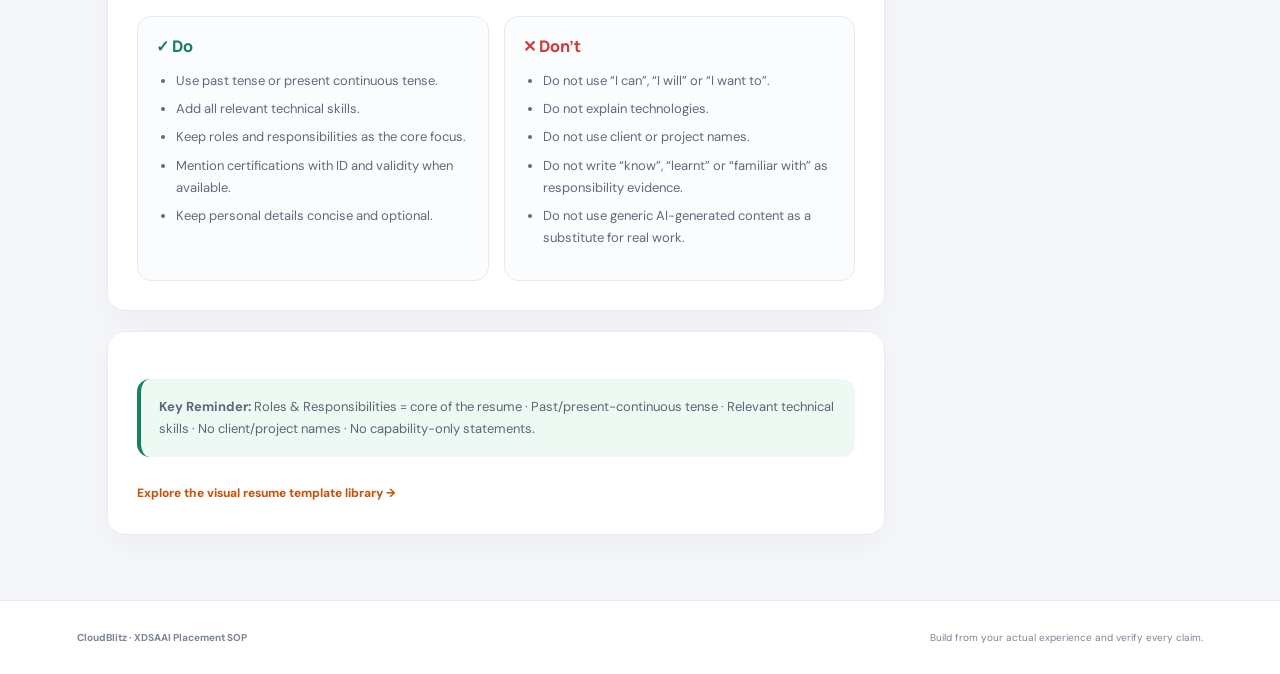
<file: Resume.html>
<!doctype html><html lang="en"><head><meta charset="utf-8"><meta name="viewport" content="width=device-width,initial-scale=1"><title>CloudBlitz | Resume SOP</title><link rel="stylesheet" href="./assets/sop.css"></head><body><div class="sop-top"><b>CLOUDBLITZ</b><span>RESUME PREPARATION · XDSAAI</span></div><nav class="sop-nav"><a class="brand" href="./index.html"><span class="brand-mark">CB</span><span><strong>CloudBlitz</strong><small>XDSAAI SOP STUDIO</small></span></a><a class="navlink" href="./RESUME-TEMPLATES.html">Resume Templates</a><a class="navlink" href="./DOS-AND-DONTS.html">Standards</a></nav><header class="hero"><div class="eyebrow">03 · CORE CAREER SOP</div><h1>Resume <span>Preparation SOP</span></h1><p>Build a clean, role-focused resume where roles and responsibilities are the core evidence of your technical profile.</p><div class="hero-meta"><span class="pill">ATS-friendly structure</span><span class="pill">Reverse chronological</span><span class="pill">Impact-focused</span><span class="pill">Truthful content</span></div></header><div class="layout"><main class="content"><section class="panel"><h2>Mandatory Resume Structure</h2><div class="table-wrap"><table><thead><tr><th>#</th><th>Section</th><th>Details</th></tr></thead><tbody><tr><td>01</td><td><b>Title / Header</b></td><td>Full name, email, mobile number and target designation such as Data Science Engineer, Data Analyst or ML Engineer.</td></tr><tr><td>02</td><td><b>Objective / Goal</b></td><td>Optional. Keep it concise at 1–2 lines and align it with the target DS/ML role.</td></tr><tr><td>03</td><td><b>Experience</b></td><td>Reverse chronological order: company, designation, duration and the actual responsibilities handled.</td></tr><tr><td>04</td><td><b>Education</b></td><td>Course, stream, completion year and relevant academic project.</td></tr><tr><td>05</td><td><b>Certifications</b></td><td>Certificate name, ID where available and year/validity.</td></tr><tr><td>06</td><td><b>Key Skills</b></td><td>Known technical skills across Python, SQL, ML/DL, BI, cloud and frameworks.</td></tr><tr><td>07</td><td><b>Personal Details</b></td><td>Optional. Keep concise and include only information appropriate for the application.</td></tr></tbody></table></div></section><section class="panel"><h2>How to Write Responsibilities</h2><div class="resume-preview"><aside class="resume-side"><h4>ROLE EVIDENCE</h4><small>Problem handled</small><small>Data used</small><small>Work performed</small><small>Tools applied</small><small>Outcome / impact</small></aside><div class="resume-main"><h3>Data Science Engineer</h3><div class="rule"></div><h4>Roles & Responsibilities</h4><p>Built and evaluated classification models using structured customer data, performed preprocessing and feature engineering, and documented model performance using appropriate evaluation metrics.</p><p>Automated recurring data preparation workflows and developed dashboards to communicate business insights to stakeholders.</p><p>Collaborated with cross-functional teams to translate business requirements into measurable analytical outputs.</p></div></div><div class="callout"><b>Core principle:</b> describe what you did with the technology. Do not turn the resume into a textbook explaining what Python, SQL or machine learning means.</div></section><section class="panel"><h2>Resume Do's & Don'ts</h2><div class="grid2"><div class="card"><h3 class="good">✓ Do</h3><ul><li>Use past tense or present continuous tense.</li><li>Add all relevant technical skills.</li><li>Keep roles and responsibilities as the core focus.</li><li>Mention certifications with ID and validity when available.</li><li>Keep personal details concise and optional.</li></ul></div><div class="card"><h3 class="bad">✕ Don't</h3><ul><li>Do not use “I can”, “I will” or “I want to”.</li><li>Do not explain technologies.</li><li>Do not use client or project names.</li><li>Do not write “know”, “learnt” or “familiar with” as responsibility evidence.</li><li>Do not use generic AI-generated content as a substitute for real work.</li></ul></div></div></section><section class="panel"><div class="callout success"><b>Key Reminder:</b> Roles & Responsibilities = core of the resume · Past/present-continuous tense · Relevant technical skills · No client/project names · No capability-only statements.</div><a class="back" href="./RESUME-TEMPLATES.html">Explore the visual resume template library →</a></section></main><aside class="toc"><strong>Resume SOP</strong><a href="#">Structure</a><a href="#">Responsibilities</a><a href="#">Do's & Don'ts</a><a href="./RESUME-TEMPLATES.html">Resume templates →</a></aside></div><footer class="footer"><b>CloudBlitz · XDSAAI Placement SOP</b><span>Build from your actual experience and verify every claim.</span></footer></body></html>
</file>
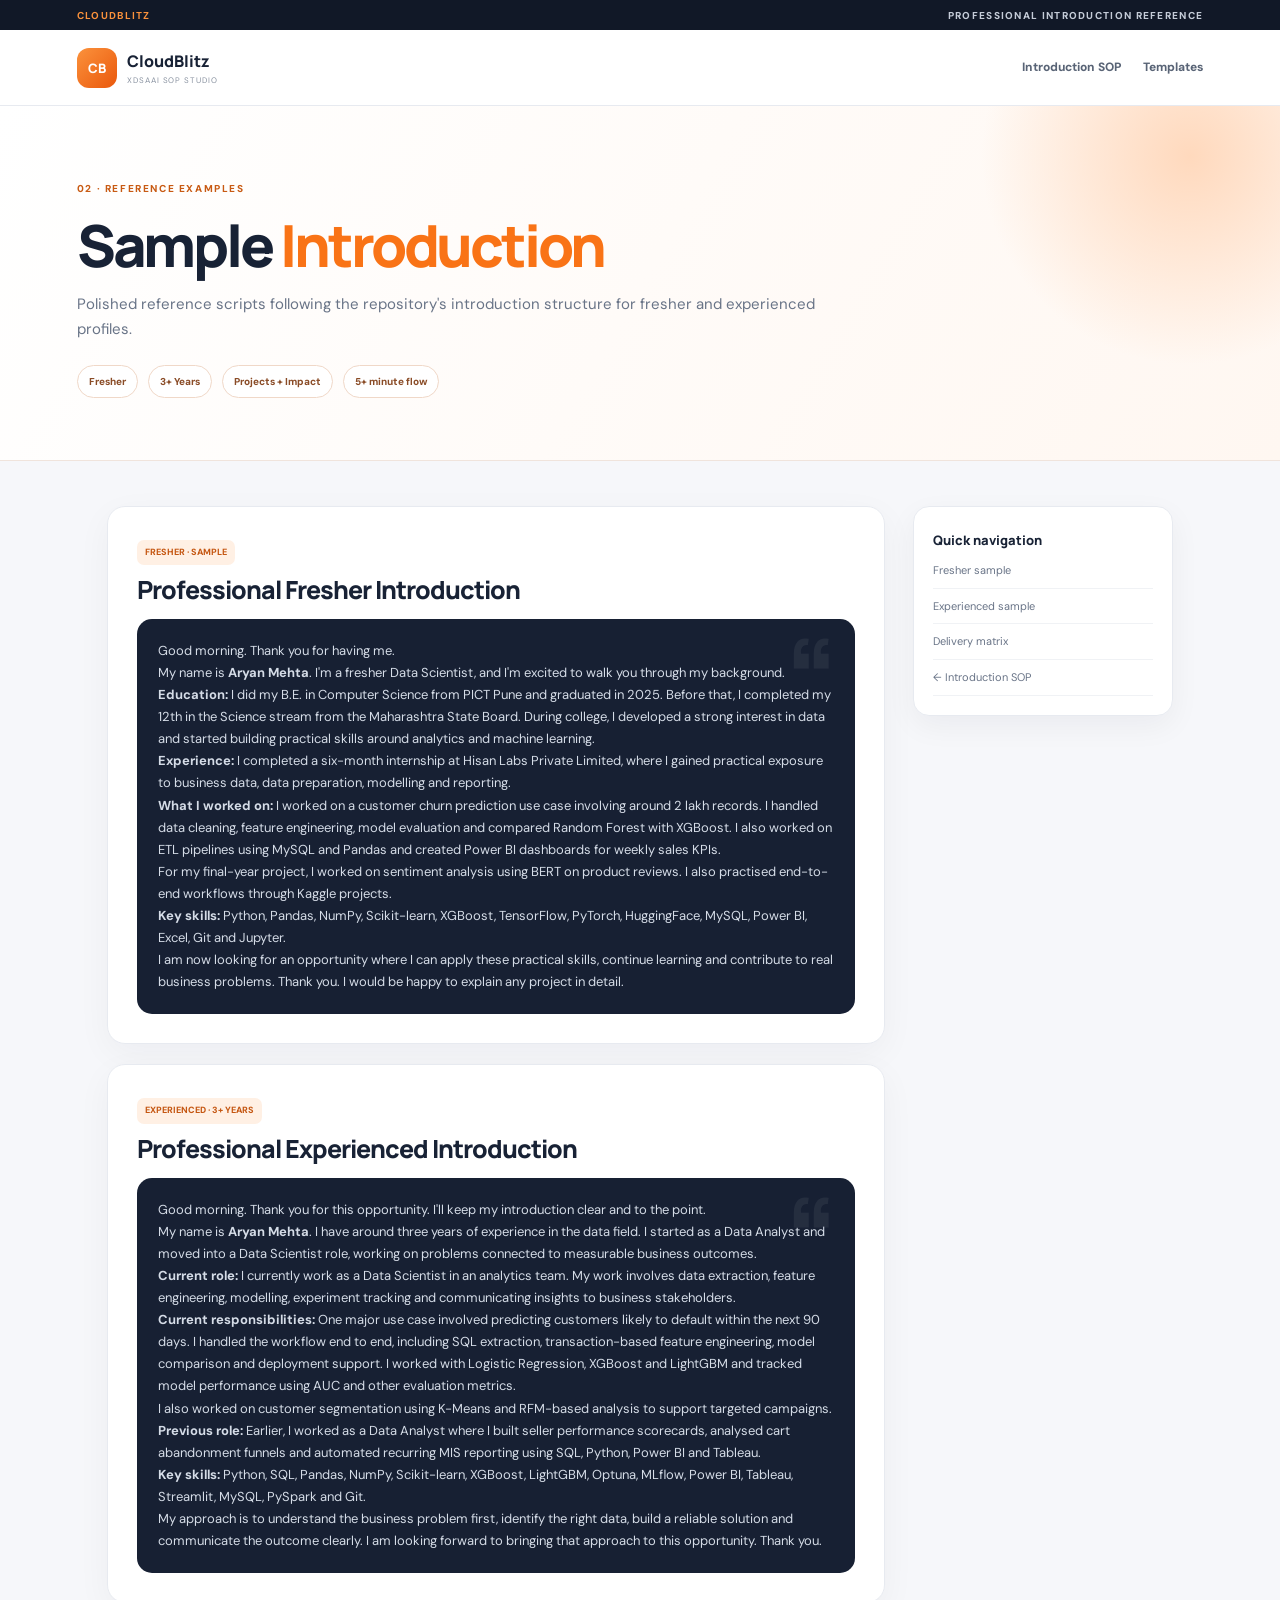
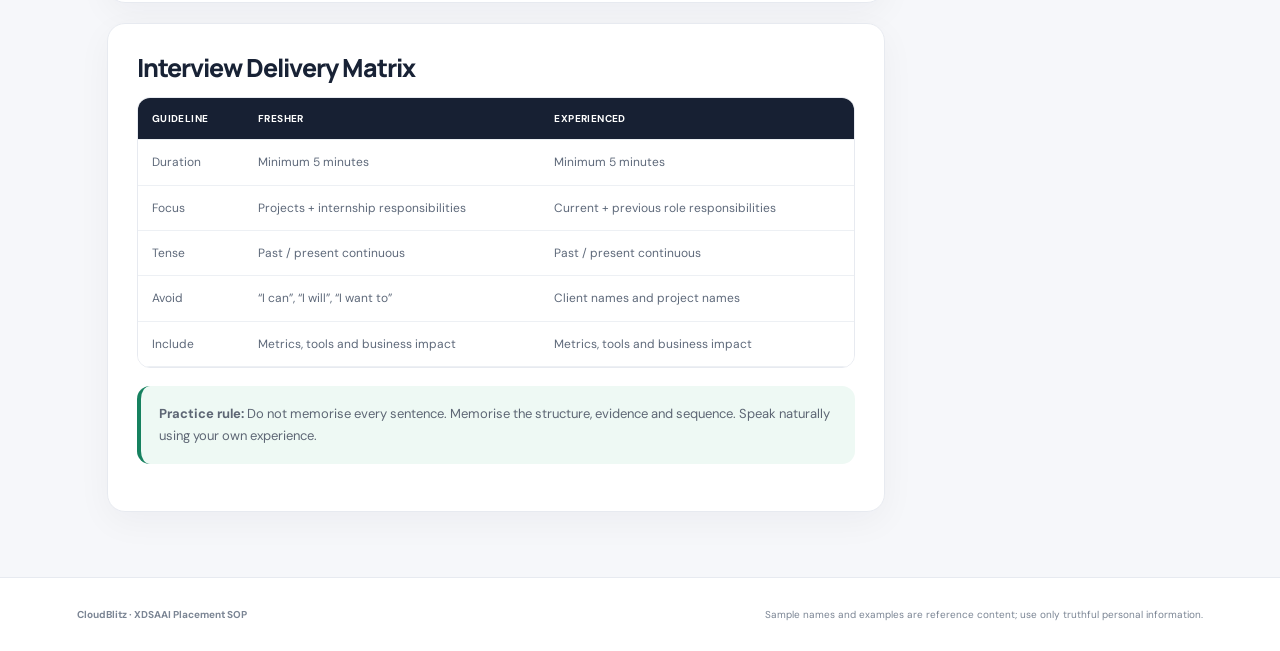
<file: Sample-Introduction-SOP.html>
<!doctype html><html lang="en"><head><meta charset="utf-8"><meta name="viewport" content="width=device-width,initial-scale=1"><title>CloudBlitz | Sample Introduction</title><link rel="stylesheet" href="./assets/sop.css"></head><body><div class="sop-top"><b>CLOUDBLITZ</b><span>PROFESSIONAL INTRODUCTION REFERENCE</span></div><nav class="sop-nav"><a class="brand" href="./index.html"><span class="brand-mark">CB</span><span><strong>CloudBlitz</strong><small>XDSAAI SOP STUDIO</small></span></a><a class="navlink" href="./INTRODUCTION_SOP.html">Introduction SOP</a><a class="navlink" href="./PROFESSIONAL-INTRODUCTION-TEMPLATES.html">Templates</a></nav><header class="hero"><div class="eyebrow">02 · REFERENCE EXAMPLES</div><h1>Sample <span>Introduction</span></h1><p>Polished reference scripts following the repository's introduction structure for fresher and experienced profiles.</p><div class="hero-meta"><span class="pill">Fresher</span><span class="pill">3+ Years</span><span class="pill">Projects + Impact</span><span class="pill">5+ minute flow</span></div></header><div class="layout"><main class="content"><section class="panel"><span class="badge">FRESHER · SAMPLE</span><h2>Professional Fresher Introduction</h2><div class="quote"><p>Good morning. Thank you for having me.</p><p>My name is <b>Aryan Mehta</b>. I'm a fresher Data Scientist, and I'm excited to walk you through my background.</p><p><b>Education:</b> I did my B.E. in Computer Science from PICT Pune and graduated in 2025. Before that, I completed my 12th in the Science stream from the Maharashtra State Board. During college, I developed a strong interest in data and started building practical skills around analytics and machine learning.</p><p><b>Experience:</b> I completed a six-month internship at Hisan Labs Private Limited, where I gained practical exposure to business data, data preparation, modelling and reporting.</p><p><b>What I worked on:</b> I worked on a customer churn prediction use case involving around 2 lakh records. I handled data cleaning, feature engineering, model evaluation and compared Random Forest with XGBoost. I also worked on ETL pipelines using MySQL and Pandas and created Power BI dashboards for weekly sales KPIs.</p><p>For my final-year project, I worked on sentiment analysis using BERT on product reviews. I also practised end-to-end workflows through Kaggle projects.</p><p><b>Key skills:</b> Python, Pandas, NumPy, Scikit-learn, XGBoost, TensorFlow, PyTorch, HuggingFace, MySQL, Power BI, Excel, Git and Jupyter.</p><p>I am now looking for an opportunity where I can apply these practical skills, continue learning and contribute to real business problems. Thank you. I would be happy to explain any project in detail.</p></div></section><section class="panel"><span class="badge">EXPERIENCED · 3+ YEARS</span><h2>Professional Experienced Introduction</h2><div class="quote"><p>Good morning. Thank you for this opportunity. I'll keep my introduction clear and to the point.</p><p>My name is <b>Aryan Mehta</b>. I have around three years of experience in the data field. I started as a Data Analyst and moved into a Data Scientist role, working on problems connected to measurable business outcomes.</p><p><b>Current role:</b> I currently work as a Data Scientist in an analytics team. My work involves data extraction, feature engineering, modelling, experiment tracking and communicating insights to business stakeholders.</p><p><b>Current responsibilities:</b> One major use case involved predicting customers likely to default within the next 90 days. I handled the workflow end to end, including SQL extraction, transaction-based feature engineering, model comparison and deployment support. I worked with Logistic Regression, XGBoost and LightGBM and tracked model performance using AUC and other evaluation metrics.</p><p>I also worked on customer segmentation using K-Means and RFM-based analysis to support targeted campaigns.</p><p><b>Previous role:</b> Earlier, I worked as a Data Analyst where I built seller performance scorecards, analysed cart abandonment funnels and automated recurring MIS reporting using SQL, Python, Power BI and Tableau.</p><p><b>Key skills:</b> Python, SQL, Pandas, NumPy, Scikit-learn, XGBoost, LightGBM, Optuna, MLflow, Power BI, Tableau, Streamlit, MySQL, PySpark and Git.</p><p>My approach is to understand the business problem first, identify the right data, build a reliable solution and communicate the outcome clearly. I am looking forward to bringing that approach to this opportunity. Thank you.</p></div></section><section class="panel"><h2>Interview Delivery Matrix</h2><div class="table-wrap"><table><thead><tr><th>Guideline</th><th>Fresher</th><th>Experienced</th></tr></thead><tbody><tr><td>Duration</td><td>Minimum 5 minutes</td><td>Minimum 5 minutes</td></tr><tr><td>Focus</td><td>Projects + internship responsibilities</td><td>Current + previous role responsibilities</td></tr><tr><td>Tense</td><td>Past / present continuous</td><td>Past / present continuous</td></tr><tr><td>Avoid</td><td>“I can”, “I will”, “I want to”</td><td>Client names and project names</td></tr><tr><td>Include</td><td>Metrics, tools and business impact</td><td>Metrics, tools and business impact</td></tr></tbody></table></div><div class="callout success"><b>Practice rule:</b> Do not memorise every sentence. Memorise the structure, evidence and sequence. Speak naturally using your own experience.</div></section></main><aside class="toc"><strong>Quick navigation</strong><a href="#">Fresher sample</a><a href="#">Experienced sample</a><a href="#">Delivery matrix</a><a href="./INTRODUCTION_SOP.html">← Introduction SOP</a></aside></div><footer class="footer"><b>CloudBlitz · XDSAAI Placement SOP</b><span>Sample names and examples are reference content; use only truthful personal information.</span></footer></body></html>
</file>
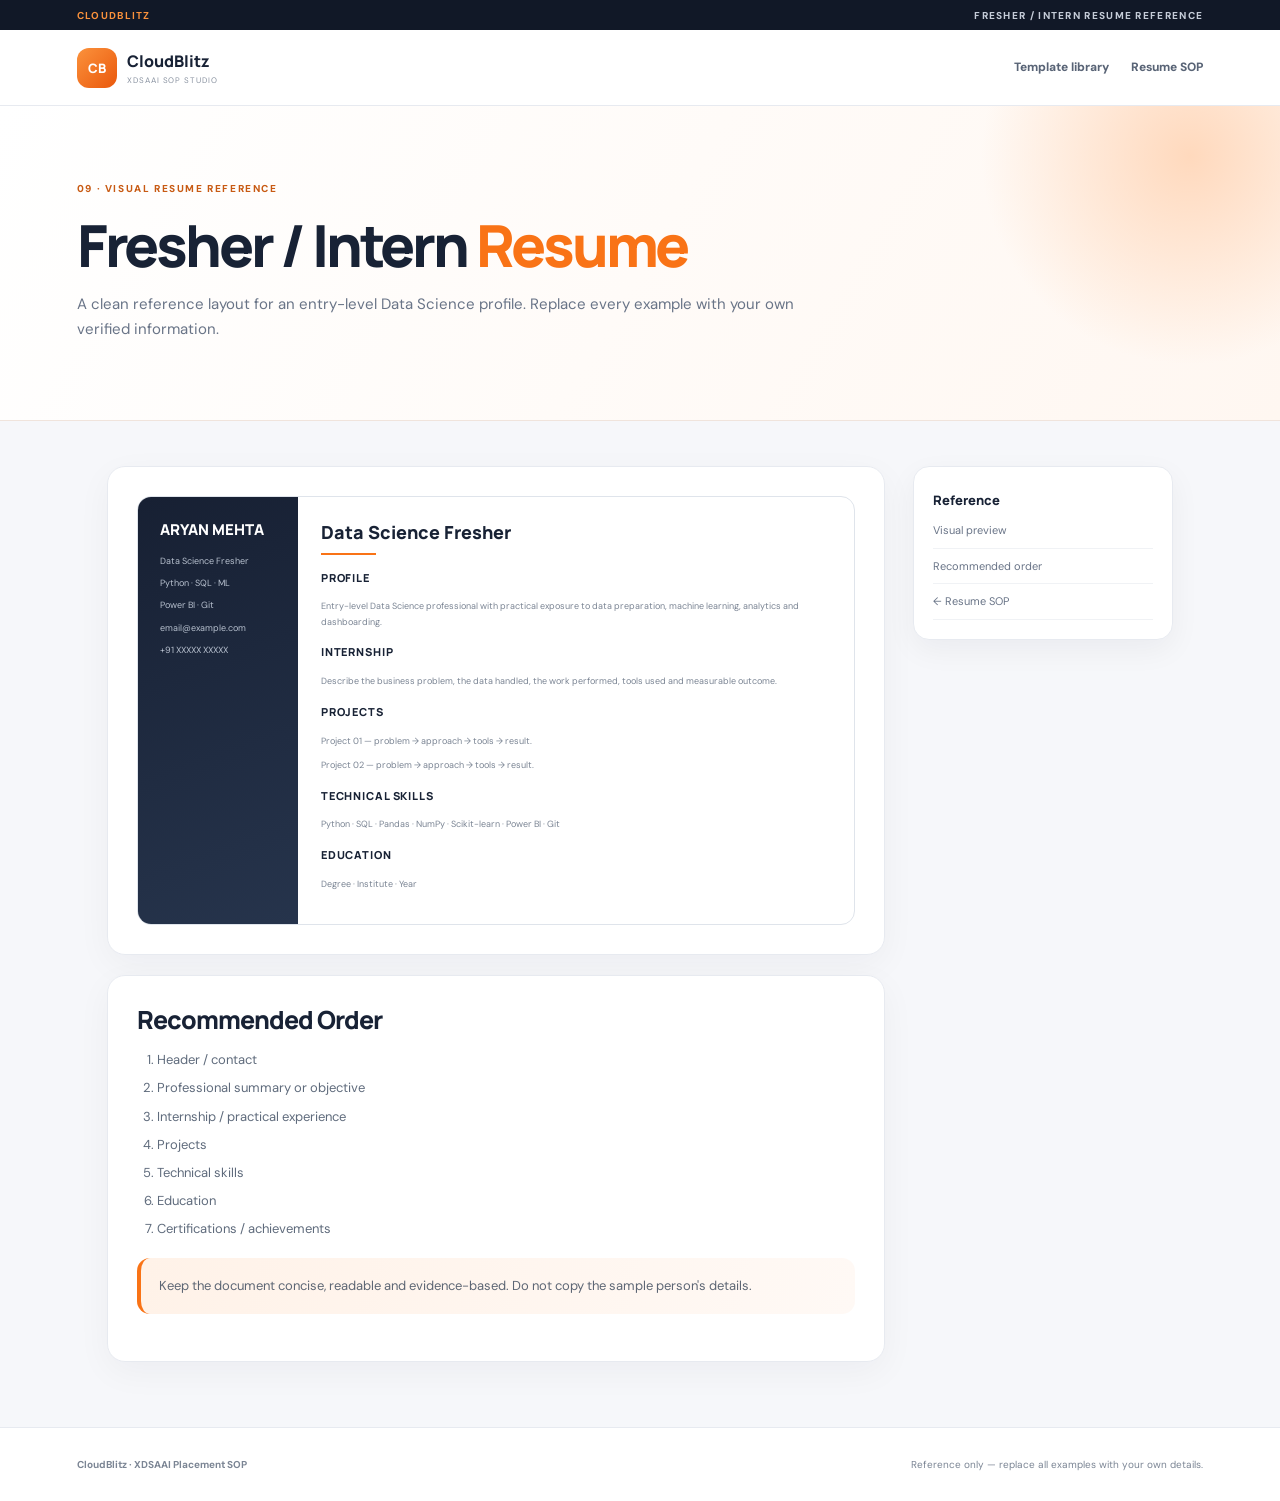
<file: sample-resume.html>
<!doctype html><html lang="en"><head><meta charset="utf-8"><meta name="viewport" content="width=device-width,initial-scale=1"><title>CloudBlitz | Fresher Resume Reference</title><link rel="stylesheet" href="./assets/sop.css"></head><body><div class="sop-top"><b>CLOUDBLITZ</b><span>FRESHER / INTERN RESUME REFERENCE</span></div><nav class="sop-nav"><a class="brand" href="./index.html"><span class="brand-mark">CB</span><span><strong>CloudBlitz</strong><small>XDSAAI SOP STUDIO</small></span></a><a class="navlink" href="./RESUME-TEMPLATES.html">Template library</a><a class="navlink" href="./Resume.html">Resume SOP</a></nav><header class="hero"><div class="eyebrow">09 · VISUAL RESUME REFERENCE</div><h1>Fresher / Intern <span>Resume</span></h1><p>A clean reference layout for an entry-level Data Science profile. Replace every example with your own verified information.</p></header><div class="layout"><main class="content"><section class="panel"><div class="resume-preview"><aside class="resume-side"><h4>ARYAN MEHTA</h4><small>Data Science Fresher</small><small>Python · SQL · ML</small><small>Power BI · Git</small><small>email@example.com</small><small>+91 XXXXX XXXXX</small></aside><div class="resume-main"><h3>Data Science Fresher</h3><div class="rule"></div><h4>Profile</h4><p>Entry-level Data Science professional with practical exposure to data preparation, machine learning, analytics and dashboarding.</p><h4>Internship</h4><p>Describe the business problem, the data handled, the work performed, tools used and measurable outcome.</p><h4>Projects</h4><p>Project 01 — problem → approach → tools → result.</p><p>Project 02 — problem → approach → tools → result.</p><h4>Technical Skills</h4><p>Python · SQL · Pandas · NumPy · Scikit-learn · Power BI · Git</p><h4>Education</h4><p>Degree · Institute · Year</p></div></div></section><section class="panel"><h2>Recommended Order</h2><ol><li>Header / contact</li><li>Professional summary or objective</li><li>Internship / practical experience</li><li>Projects</li><li>Technical skills</li><li>Education</li><li>Certifications / achievements</li></ol><div class="callout">Keep the document concise, readable and evidence-based. Do not copy the sample person's details.</div></section></main><aside class="toc"><strong>Reference</strong><a href="#">Visual preview</a><a href="#">Recommended order</a><a href="./Resume.html">← Resume SOP</a></aside></div><footer class="footer"><b>CloudBlitz · XDSAAI Placement SOP</b><span>Reference only — replace all examples with your own details.</span></footer></body></html>
</file>
<file: assets/styles.css>
:root{--orange:#f97316;--orange2:#fb923c;--navy:#111827;--ink:#172033;--muted:#6d7788;--line:#e7eaf0;--paper:#fff;--wash:#f7f8fb;--purple:#7564d8;--blue:#3979d9;--green:#20886d;--red:#d85d64;--gold:#b88618;--cyan:#087f9a;--font:"DM Sans",sans-serif;--display:"Manrope",sans-serif;--shadow:0 22px 70px rgba(17,24,39,.09)}*{box-sizing:border-box}html{scroll-behavior:smooth;scroll-padding-top:100px}body{margin:0;font-family:var(--font);color:var(--ink);background:var(--paper);line-height:1.6;overflow-x:hidden}body:before{content:"";position:fixed;inset:0;pointer-events:none;background:linear-gradient(90deg,rgba(249,115,22,.025) 1px,transparent 1px),linear-gradient(rgba(17,24,39,.02) 1px,transparent 1px);background-size:48px 48px;mask-image:linear-gradient(to bottom,#000,transparent 55%);z-index:-3}.ambient{position:fixed;width:320px;height:320px;border-radius:50%;filter:blur(70px);opacity:.17;pointer-events:none;z-index:-2}.ambient-a{background:#fb923c;left:-180px;top:220px}.ambient-b{background:#8b7be8;right:-190px;top:700px}a{color:inherit;text-decoration:none}.top-strip{height:29px;background:#111827;color:#aeb7c5;display:flex;align-items:center;justify-content:space-between;padding:0 clamp(18px,6vw,96px);font-size:9px;font-weight:800;letter-spacing:.16em}.top-strip span:first-child{color:#fb923c}.site-header{height:80px;padding:0 clamp(20px,6vw,96px);display:flex;align-items:center;gap:30px;border-bottom:1px solid #edf0f5;background:rgba(255,255,255,.9);position:sticky;top:0;z-index:50;backdrop-filter:blur(18px)}.brand{display:flex;align-items:center;gap:11px;margin-right:auto}.brand-mark{width:43px;height:43px;display:grid;place-items:center;background:linear-gradient(140deg,#fb923c,#ea580c);border-radius:13px;color:#fff;font:800 14px var(--display);box-shadow:0 8px 22px #f9731638}.brand strong,.brand small{display:block;line-height:1.2}.brand strong{font:800 17px var(--display);letter-spacing:-.04em}.brand small{font-size:8px;letter-spacing:.14em;font-weight:800;color:#838b9a;margin-top:5px}nav{display:flex;align-items:center;gap:25px}nav a{font-size:12px;font-weight:800;color:#596476;transition:.2s}nav a:hover{color:var(--orange)}.header-cta{padding:10px 14px;background:#fff3e9;color:#bd4e0a;border:1px solid #ffd9bd;border-radius:10px;font-size:11px;font-weight:800}.menu-toggle{display:none;border:0;background:none;font-size:22px;color:var(--ink)}.hero{position:relative;padding:72px clamp(22px,8vw,130px) 70px;background:radial-gradient(circle at 78% 43%,#fff0e3 0,transparent 31%),linear-gradient(115deg,#fff 40%,#fffaf6);display:grid;grid-template-columns:1fr 1fr;gap:40px;align-items:center;min-height:610px;overflow:hidden}.hero:after{content:"";position:absolute;right:-110px;top:-160px;width:420px;height:420px;border:1px solid #f9731630;border-radius:50%;box-shadow:0 0 0 35px #f9731608,0 0 0 70px #f9731605}.hero-text{max-width:650px;position:relative;z-index:3}.eyebrow{font-size:9px;letter-spacing:.17em;font-weight:900;color:#c85a13;display:flex;align-items:center;gap:9px;text-transform:uppercase}.eyebrow-dot{height:7px;width:7px;background:var(--orange);border-radius:50%;box-shadow:0 0 0 4px #f973161c}.hero h1{font:800 clamp(41px,5vw,68px)/1.06 var(--display);letter-spacing:-.065em;margin:20px 0;color:#171f30;max-width:690px}.hero h1 em{font-style:normal;color:var(--orange);position:relative}.hero h1 em:after{content:"";position:absolute;height:8px;left:2px;right:4px;bottom:-5px;background:#fb923c24;border-radius:50%;transform:rotate(-2deg)}.hero-intro{max-width:560px;color:#626d7f;font-size:15px;line-height:1.9;margin:0}.hero-actions{display:flex;gap:11px;flex-wrap:wrap;margin-top:27px}.button{display:inline-flex;align-items:center;justify-content:center;gap:17px;border-radius:10px;padding:13px 18px;font-size:11px;font-weight:900;transition:transform .2s,box-shadow .2s}.button:hover{transform:translateY(-3px)}.button.primary{background:linear-gradient(135deg,#fb923c,#ea580c);color:white;box-shadow:0 10px 25px #f9731635}.button.secondary{border:1px solid #e0e4eb;color:#3c4657;background:white}.button.light{background:#fff;color:#1d2637;box-shadow:0 10px 25px #00000018}.hero-proof{display:flex;gap:12px;align-items:center;margin-top:36px;border-top:1px solid #efe5df;padding-top:18px;max-width:500px}.proof-mark{display:grid;place-items:center;flex:0 0 39px;height:39px;border-radius:12px;background:#fff0e4;color:#c85a13;font:800 12px var(--display)}.hero-proof strong,.hero-proof small{display:block}.hero-proof strong{font-size:11px}.hero-proof small{font-size:10px;color:#7c8594;margin-top:3px}.hero-art{height:470px;position:relative;display:grid;place-items:center;perspective:1100px}.art-glow{position:absolute;width:340px;height:340px;border-radius:50%;background:radial-gradient(circle,#ffd8ba,#fb923c0c 67%);animation:pulse 5s ease-in-out infinite}.ring{position:absolute;border:1px solid #f5a56d80;border-radius:50%;transform-style:preserve-3d}.ring-a{width:450px;height:285px;transform:rotateX(68deg) rotateZ(-18deg);animation:spin 13s linear infinite}.ring-b{width:360px;height:420px;transform:rotateY(62deg) rotateZ(25deg);border-color:#a99be45e;animation:spinReverse 17s linear infinite}.ring-c{width:390px;height:390px;transform:rotateX(70deg) rotateY(28deg);border-color:#f9731638;animation:spin 21s linear infinite}.cube-scene{position:relative;width:205px;height:205px;perspective:800px;z-index:4}.cube{position:absolute;width:170px;height:170px;left:17px;top:17px;transform-style:preserve-3d;animation:cubeRotate 15s linear infinite}.face{position:absolute;width:170px;height:170px;display:flex;align-items:flex-start;justify-content:space-between;padding:17px;border:1px solid #ffffff55;border-radius:19px;background:linear-gradient(135deg,#ffffffed,#f8fafcdd);box-shadow:inset 0 0 35px #fff8,0 20px 40px #4a27140f;color:#1d2738;font:900 18px var(--display);backface-visibility:visible}.face span{font:800 9px var(--font);color:#c35a16}.front{transform:translateZ(85px)}.back{transform:rotateY(180deg) translateZ(85px);background:#fff3e9}.right{transform:rotateY(90deg) translateZ(85px);background:#f3f0ff}.left{transform:rotateY(-90deg) translateZ(85px);background:#eef5ff}.top{transform:rotateX(90deg) translateZ(85px);background:#eaf8f2}.bottom{transform:rotateX(-90deg) translateZ(85px);background:#f7f8fb}.floating-note{position:absolute;z-index:8;display:flex;align-items:center;gap:9px;padding:11px 14px;background:#fffffff2;border:1px solid #f1e7df;border-radius:13px;box-shadow:0 14px 35px #7e4a2e18;backdrop-filter:blur(8px);animation:float 4s ease-in-out infinite}.note-one{top:56px;left:0}.note-two{bottom:44px;right:2px;animation-delay:-1.4s}.note-icon{display:grid;place-items:center;width:30px;height:30px;border-radius:9px;font-weight:900}.note-icon.orange{background:#fff0e4;color:#e56717}.note-icon.purple{background:#f2efff;color:#7664d9}.floating-note strong,.floating-note small{display:block}.floating-note strong{font-size:10px}.floating-note small{font-size:8px;color:#858d9b;margin-top:2px}.orbit-card{position:absolute;z-index:7;padding:9px 12px;border-radius:10px;background:#171f30;color:#fff;box-shadow:0 15px 35px #11182726;animation:float 5s ease-in-out infinite}.orbit-card b,.orbit-card small{display:block}.orbit-card b{font:800 12px var(--display);color:#ff9a4f}.orbit-card small{font-size:8px;color:#bdc5d2}.orbit-card-a{right:15px;top:100px;transform:rotate(5deg)}.orbit-card-b{left:24px;bottom:88px;animation-delay:-2s;transform:rotate(-5deg)}.metrics{display:grid;grid-template-columns:repeat(4,1fr);padding:25px clamp(22px,8vw,130px);background:#171f30;color:white}.metrics>div{display:flex;align-items:center;gap:13px;padding:8px 25px;border-right:1px solid #ffffff20}.metrics>div:first-child{padding-left:0}.metrics>div:last-child{border:0}.metrics strong{font:800 23px var(--display);color:#ff9a4f}.metrics span{font-size:10px;color:#c0c7d2}.section{padding:84px clamp(22px,8vw,130px)}.section-heading{display:flex;justify-content:space-between;align-items:end;gap:25px;margin-bottom:27px}.eyebrow.dark-eyebrow{color:#e36e22}.section h2,.journey-section h2{font:800 clamp(28px,3vw,39px)/1.18 var(--display);letter-spacing:-.05em;margin:9px 0;color:#172033}.section-heading p{margin:0;color:#778191;font-size:12px;max-width:650px}.library-tools{min-width:min(290px,100%)}.search{display:flex;align-items:center;gap:9px;padding:12px 14px;border:1px solid #e1e5ec;border-radius:10px;background:#fff;color:#85909e;box-shadow:0 8px 25px #11182706}.search input{border:0;outline:0;width:100%;min-width:0;font:11px var(--font);color:var(--ink)}.filters{display:flex;gap:8px;flex-wrap:wrap;margin:22px 0}.filter{border:1px solid #e3e7ed;background:white;color:#687486;padding:8px 13px;border-radius:8px;font:800 10px var(--font);cursor:pointer;transition:.2s}.filter.active,.filter:hover{background:#fff1e7;border-color:#ffd6b6;color:#bd4e0a}.resource-grid{display:grid;grid-template-columns:repeat(4,minmax(0,1fr));gap:15px}.resource-card{position:relative;overflow:hidden;min-height:278px;padding:20px 18px 18px;border:1px solid #e8ebf1;border-radius:15px;background:#fff;display:flex;flex-direction:column;transition:transform .18s,border-color .2s,box-shadow .2s;transform-style:preserve-3d}.resource-card:hover{border-color:#ffc397;box-shadow:var(--shadow)}.resource-card.featured{background:linear-gradient(155deg,#fffaf6,#fff 68%);border-color:#ffddc5}.card-glow{position:absolute;width:110px;height:110px;right:-55px;top:-55px;background:#fb923c26;border-radius:50%;filter:blur(12px)}.resource-top{display:flex;align-items:center;justify-content:space-between;gap:7px;position:relative}.resource-icon{width:39px;height:39px;border-radius:11px;display:grid;place-items:center;font-weight:900;font-size:12px}.orange-bg{background:#fff0e4;color:#d95d13}.purple-bg{background:#f1efff;color:#7061cd}.blue-bg{background:#eaf2ff;color:#3979d9}.green-bg{background:#e7f7ef;color:#20886d}.red-bg{background:#fff0f1;color:#d85d64}.gold-bg{background:#fff8df;color:#a8790e}.cyan-bg{background:#e6f8fb;color:#087f9a}.gray-bg{background:#f0f2f5;color:#586273;font-size:9px}.resource-type{font-size:7px;font-weight:900;letter-spacing:.1em;color:#9ba3af}.resource-card h3{font:800 16px var(--display);letter-spacing:-.035em;margin:18px 0 7px}.resource-card p{font-size:10px;line-height:1.75;color:#778191;margin:0}.resource-tags{display:flex;gap:6px;flex-wrap:wrap;margin:16px 0}.resource-tags span{font-size:8px;color:#687486;background:#f4f6f9;border-radius:5px;padding:5px 7px}.resource-card>a{margin-top:auto;padding-top:14px;border-top:1px solid #edf0f4;color:#c4530e;display:flex;justify-content:space-between;font-size:10px;font-weight:900}.resource-card>a span{font-size:13px}.resource-note{font-size:10px;line-height:1.8;color:#777f8c;margin:23px 0 0;padding:14px 17px;background:#f8f9fb;border-left:3px solid #f6a16a;border-radius:0 8px 8px 0}.empty-state{padding:35px;text-align:center;border:1px dashed #d4d9e3;border-radius:14px;color:#667085}.empty-state strong,.empty-state span{display:block}.empty-state span{font-size:11px;margin-top:5px}.showcase{background:linear-gradient(180deg,#fbfcfe,#fff)}.template-stage{display:grid;grid-template-columns:repeat(4,1fr);gap:17px;perspective:1100px}.template-card{position:relative;border:1px solid #e6e9ef;border-radius:18px;padding:17px;background:#fff;min-height:315px;overflow:hidden;transform-style:preserve-3d;transition:transform .18s,box-shadow .2s}.template-card:hover{box-shadow:0 25px 60px #11182712}.template-number{position:absolute;right:14px;top:13px;font:800 10px var(--display);opacity:.55}.template-card h3{font:800 15px var(--display);margin:18px 0 4px}.template-card p{font-size:10px;color:#778191;margin:0}.mini-resume{height:188px;border-radius:12px;background:#f7f8fb;border:1px solid #e6e9ef;padding:15px;box-shadow:0 14px 30px #1118270b;transform:translateZ(22px);transition:transform .3s}.template-card:hover .mini-resume{transform:translateZ(34px) rotateX(2deg)}.mini-name{font:900 12px var(--display)}.mini-role{font-size:8px;color:#778191;margin-top:3px}.mini-resume i,.mini-resume b{display:block;height:5px;border-radius:5px;background:#dfe4ec;margin-top:13px}.mini-resume i{width:78%;background:var(--accent,#fb923c)}.mini-resume b:nth-of-type(1){width:94%}.mini-resume b:nth-of-type(2){width:62%;margin-top:6px}.mini-pills{display:flex;gap:5px;flex-wrap:wrap;margin-top:18px}.mini-pills span{font-size:7px;font-weight:800;padding:4px 6px;border-radius:5px;background:#fff}.template-orange{--accent:#fb923c}.template-purple{--accent:#7564d8}.template-blue{--accent:#3979d9}.template-green{--accent:#20886d}.center-action{text-align:center;margin-top:28px}.intro-section{padding:92px clamp(22px,8vw,130px);display:grid;grid-template-columns:.9fr 1.1fr;gap:75px;align-items:center;background:#fff}.intro-visual{height:420px;position:relative;display:grid;place-items:center;perspective:1000px}.intro-orbit{position:absolute;width:390px;height:250px;border:1px solid #f9731640;border-radius:50%;transform:rotateX(66deg) rotateZ(-15deg);animation:spin 12s linear infinite}.intro-orbit:after{content:"";position:absolute;width:8px;height:8px;background:#f97316;border-radius:50%;left:12%;top:10%;box-shadow:0 0 0 7px #f9731620}.intro-card-3d{position:relative;width:min(380px,90%);min-height:260px;border:1px solid #e7eaf0;border-radius:20px;padding:23px;background:linear-gradient(145deg,#fff,#f7f8fb);box-shadow:0 35px 80px #11182713;transform:rotateY(-10deg) rotateX(5deg);transition:transform .5s;z-index:2}.intro-card-3d:hover{transform:rotateY(8deg) rotateX(-4deg) translateY(-7px)}.intro-card-head{display:flex;align-items:center;gap:10px}.intro-card-head span{width:35px;height:35px;border-radius:10px;background:#fff0e4;color:#d95d13;display:grid;place-items:center;font:800 10px var(--display)}.intro-card-head small{font-size:8px;letter-spacing:.1em;font-weight:900;color:#8b94a1}.intro-card-head b{margin-left:auto;font-size:9px;color:#f97316}.wave-line{height:2px;background:linear-gradient(90deg,#fb923c,transparent);margin:25px 0 20px}.intro-card-3d h3{font:800 22px var(--display);letter-spacing:-.04em;margin:0}.intro-card-3d p{font-size:10px;color:#758091;line-height:1.8}.intro-stat{margin-top:20px;display:flex;gap:9px;align-items:center}.intro-stat strong{font:800 24px var(--display);color:#f97316}.intro-stat span{font-size:9px;color:#7d8795}.intro-copy h2{max-width:570px}.quote-card{position:relative;border:1px solid #e7eaf0;border-radius:15px;padding:25px 27px;background:#fafbfc;box-shadow:0 15px 45px #11182708}.quote-mark{position:absolute;top:8px;left:14px;font:800 50px Georgia;color:#f8c19b;line-height:1}.quote-card p{font-size:11px;line-height:1.85;color:#596476;margin:0 0 12px}.quote-card p:first-of-type{padding-top:12px}.quote-tags{display:flex;gap:6px;flex-wrap:wrap;margin-top:17px}.quote-tags span{padding:6px 8px;background:#fff0e4;color:#b95313;border-radius:6px;font-size:8px;font-weight:800}.text-link{display:inline-block;margin-top:18px;color:#c4530e;font-size:10px;font-weight:900}.dos-section{background:#f7f8fb}.dos-grid{display:grid;grid-template-columns:1fr 1fr;gap:18px}.dos-panel{padding:27px;border-radius:17px;border:1px solid #e7eaf0;background:#fff;box-shadow:0 12px 35px #11182706}.dont-panel{background:#fffafb}.panel-label{display:flex;align-items:center;gap:10px;font:900 14px var(--display)}.panel-label span{width:30px;height:30px;display:grid;place-items:center;border-radius:9px}.do-panel .panel-label span{background:#e6f7ee;color:#20886d}.dont-panel .panel-label span{background:#fff0f1;color:#d85d64}.dos-panel ul{padding:0;margin:20px 0 0;list-style:none}.dos-panel li{padding:11px 0 11px 24px;border-top:1px solid #edf0f4;font-size:11px;color:#687486;position:relative}.dos-panel li:before{content:"";position:absolute;left:2px;top:16px;width:7px;height:7px;border-radius:50%;background:#fb923c}.dont-panel li:before{background:#d85d64}.journey-section{padding:72px clamp(22px,8vw,130px);background:linear-gradient(115deg,#171f30,#202c43);color:#fff;display:grid;grid-template-columns:.86fr 1.14fr;gap:70px;align-items:center}.journey-copy .eyebrow{color:#ffad70}.journey-section h2{color:#fff;font-size:38px;max-width:440px}.journey-section p{font-size:12px;line-height:1.9;color:#b9c1ce;max-width:440px;margin-bottom:24px}.journey-steps{border-top:1px solid #ffffff24}.journey-step{display:grid;grid-template-columns:45px 1fr 20px;gap:14px;align-items:center;padding:17px 0;border-bottom:1px solid #ffffff24}.journey-step>span{width:34px;height:34px;border:1px solid #ffffff2d;border-radius:10px;display:grid;place-items:center;color:#ff9a4f;font:800 10px var(--display)}.journey-step strong,.journey-step small{display:block}.journey-step strong{font:800 12px var(--display)}.journey-step small{color:#aeb8c8;font-size:10px;margin-top:3px}.journey-step>b{color:#ff9a4f}.standards{background:#fff}.standard-grid{display:grid;grid-template-columns:repeat(4,1fr);gap:14px}.standard-card{border:1px solid #e6e9ef;padding:22px 20px;border-radius:14px;background:#fff}.standard-number{font:800 23px var(--display);color:#f6a16a}.standard-card h3{font:800 14px var(--display);margin:14px 0 7px}.standard-card p{color:#778191;font-size:10px;line-height:1.8;margin:0}.check-panel{margin-top:23px;padding:24px;border:1px solid #e5e9ef;border-radius:15px;display:grid;grid-template-columns:1fr 1.5fr;gap:18px;background:#fafbfc}.check-heading{display:flex;gap:12px;align-items:flex-start}.check-panel-icon{width:39px;height:39px;border-radius:12px;background:#e5f6ed;color:#20886d;display:grid;place-items:center;font-size:16px}.check-panel strong,.check-panel small{display:block}.check-panel strong{font:800 13px var(--display)}.check-panel small{font-size:9px;color:#7b8594;margin-top:4px}.check-list{display:grid;grid-template-columns:repeat(2,1fr);gap:12px}.check-list label{display:flex;gap:8px;align-items:center;color:#596476;font-size:10px;cursor:pointer}.check-list input{accent-color:var(--orange)}.check-progress{grid-column:1/-1;border-top:1px solid #e7eaf0;padding-top:14px;display:flex;align-items:center;gap:14px}.check-progress>span{font-size:9px;color:#6d7888;min-width:120px}.progress-track{height:6px;flex:1;background:#e8ebf0;border-radius:6px;overflow:hidden}.progress-track span{display:block;height:100%;width:0;background:linear-gradient(90deg,#fb923c,#e85b0d);border-radius:6px;transition:width .35s}.check-progress button{border:0;background:#eef1f5;color:#667085;padding:7px 10px;border-radius:7px;font:800 9px var(--font);cursor:pointer}.closing-banner{padding:50px clamp(22px,8vw,130px);background:linear-gradient(110deg,#f97316,#d94801);color:#fff;display:flex;align-items:center;gap:20px}.closing-symbol{width:55px;height:55px;border-radius:16px;background:#ffffff18;border:1px solid #ffffff38;display:grid;place-items:center;font:800 15px var(--display)}.closing-banner .eyebrow{color:#ffd2b4}.closing-banner h2{font:800 26px var(--display);letter-spacing:-.04em;margin:6px 0}.closing-banner p{margin:0;color:#ffe6d5;font-size:11px}.closing-banner .button{margin-left:auto;white-space:nowrap}.footer{padding:22px clamp(22px,8vw,130px);background:#111827;color:#98a2b2;display:flex;align-items:center;gap:25px;font-size:9px}.footer-brand{color:#fff;font:800 12px var(--display);margin-right:auto}.footer-brand span{color:#858fa0;font-weight:500}.footer a:last-child{color:#ff9a4f;font-weight:800}.reveal{opacity:0;transform:translateY(18px);transition:opacity .7s ease,transform .7s ease}.reveal.visible{opacity:1;transform:translateY(0)}[hidden]{display:none!important}@keyframes cubeRotate{0%{transform:rotateX(-12deg) rotateY(0) rotateZ(2deg)}50%{transform:rotateX(12deg) rotateY(180deg) rotateZ(-2deg)}100%{transform:rotateX(-12deg) rotateY(360deg) rotateZ(2deg)}}@keyframes spin{to{transform:rotateX(68deg) rotateZ(342deg)}}@keyframes spinReverse{to{transform:rotateY(62deg) rotateZ(-335deg)}}@keyframes float{0%,100%{translate:0 0}50%{translate:0 -9px}}@keyframes pulse{0%,100%{scale:1;opacity:.85}50%{scale:1.08;opacity:1}}@media(max-width:1100px){nav{gap:15px}.resource-grid{grid-template-columns:repeat(3,1fr)}.template-stage{grid-template-columns:repeat(2,1fr)}.standard-grid{grid-template-columns:repeat(2,1fr)}}@media(max-width:820px){.site-header{height:72px}.menu-toggle{display:block}.header-cta{display:none}nav{position:absolute;top:72px;left:15px;right:15px;display:none;flex-direction:column;align-items:stretch;gap:0;padding:10px;background:#fff;border:1px solid #e7eaf0;border-radius:12px;box-shadow:0 20px 50px #11182718}nav.open{display:flex}nav a{padding:11px 13px}.hero{grid-template-columns:1fr;padding-top:55px}.hero-art{height:400px}.metrics{grid-template-columns:repeat(2,1fr)}.metrics>div:nth-child(2){border-right:0}.resource-grid{grid-template-columns:repeat(2,1fr)}.intro-section,.journey-section{grid-template-columns:1fr;gap:35px}.intro-visual{height:360px}.check-panel{grid-template-columns:1fr}.check-list{grid-template-columns:1fr 1fr}.closing-banner{flex-wrap:wrap}.closing-banner .button{margin-left:0}}@media(max-width:560px){.top-strip span:last-child{display:none}.hero{padding-left:20px;padding-right:20px}.hero h1{font-size:40px}.hero-art{height:350px}.cube-scene{scale:.78}.ring-a{width:360px}.ring-b{width:290px;height:340px}.floating-note{scale:.8}.note-one{left:-15px}.note-two{right:-15px}.section,.intro-section,.closing-banner{padding-left:20px;padding-right:20px}.section-heading{display:block}.library-tools{margin-top:18px}.resource-grid,.template-stage,.standard-grid,.dos-grid{grid-template-columns:1fr}.check-list{grid-template-columns:1fr}.check-progress{flex-wrap:wrap}.check-progress .progress-track{flex-basis:100%;order:3}.footer{flex-wrap:wrap}.footer-brand{flex-basis:100%}.intro-card-3d{width:330px}.journey-section h2{font-size:31px}}@media(prefers-reduced-motion:reduce){*,*:before,*:after{animation-duration:.01ms!important;animation-iteration-count:1!important;scroll-behavior:auto!important;transition:none!important}}
</file>
<file: assets/sop.css>
@import url('https://fonts.googleapis.com/css2?family=DM+Sans:wght@400;500;600;700&family=Manrope:wght@600;700;800&display=swap');:root{--orange:#f97316;--navy:#111827;--ink:#182235;--muted:#667085;--line:#e7eaf0;--green:#16815f;--purple:#705bd1;--shadow:0 22px 60px rgba(17,24,39,.10)}*{box-sizing:border-box}html{scroll-behavior:smooth}body{margin:0;background:#f6f7fa;color:var(--ink);font-family:'DM Sans',sans-serif;line-height:1.7}.sop-top{height:30px;background:var(--navy);color:#c5ccd8;display:flex;justify-content:space-between;align-items:center;padding:0 6vw;font-size:10px;font-weight:800;letter-spacing:.13em;text-transform:uppercase}.sop-top b{color:#fb923c}.sop-nav{height:76px;background:rgba(255,255,255,.94);backdrop-filter:blur(16px);border-bottom:1px solid var(--line);display:flex;align-items:center;padding:0 6vw;position:sticky;top:0;z-index:20}.brand{display:flex;align-items:center;gap:10px;margin-right:auto;text-decoration:none;color:var(--ink)}.brand-mark{width:40px;height:40px;border-radius:12px;background:linear-gradient(135deg,#fb923c,#ea580c);display:grid;place-items:center;color:#fff;font:800 13px Manrope}.brand strong,.brand small{display:block;line-height:1.2}.brand strong{font:800 16px Manrope}.brand small{font-size:8px;letter-spacing:.12em;color:#8a93a1;margin-top:4px}.navlink{margin-left:22px;text-decoration:none;color:#596476;font-size:12px;font-weight:800}.navlink:hover{color:var(--orange)}.hero{position:relative;overflow:hidden;padding:74px 6vw 62px;background:linear-gradient(120deg,#fff,#fff7f1);border-bottom:1px solid #f0e4dc}.hero:after{content:'';position:absolute;width:440px;height:440px;border-radius:50%;right:-130px;top:-170px;background:radial-gradient(circle,#ffd9bd,transparent 67%)}.eyebrow{font-size:10px;font-weight:800;letter-spacing:.16em;color:#c85a13;text-transform:uppercase}.hero h1{font:800 clamp(36px,5vw,58px)/1.08 Manrope;letter-spacing:-.055em;max-width:850px;margin:17px 0 15px}.hero h1 span{color:var(--orange)}.hero p{max-width:760px;color:#697487;font-size:15px}.hero-meta{display:flex;gap:10px;flex-wrap:wrap;margin-top:22px}.pill{padding:7px 11px;border-radius:999px;background:#fff;border:1px solid #f0d8c8;color:#8a4c27;font-size:10px;font-weight:800}.layout{display:grid;grid-template-columns:minmax(0,1fr) 260px;gap:28px;max-width:1220px;margin:0 auto;padding:45px 6vw}.content{min-width:0}.toc{position:sticky;top:125px;height:max-content;background:#fff;border:1px solid var(--line);border-radius:16px;padding:19px;box-shadow:0 10px 30px rgba(17,24,39,.05)}.toc strong{font:800 13px Manrope}.toc a{display:block;padding:8px 0;color:#697487;text-decoration:none;font-size:11px;border-bottom:1px solid #f0f2f5}.toc a:hover{color:var(--orange)}.panel{background:#fff;border:1px solid var(--line);border-radius:18px;padding:29px;margin-bottom:20px;box-shadow:0 10px 35px rgba(17,24,39,.045);animation:rise .55s ease both}.panel h2{font:800 25px/1.2 Manrope;letter-spacing:-.04em;margin:0 0 14px}.panel h3{font:800 16px Manrope;margin:22px 0 9px}.panel p{color:#657083;font-size:13px}.panel ul,.panel ol{padding-left:20px;color:#5f6b7c;font-size:13px}.panel li{margin:6px 0}.callout{padding:17px 18px;border-radius:13px;background:linear-gradient(105deg,#fff2e8,#fff9f5);border-left:4px solid var(--orange);margin:18px 0;color:#5d6674;font-size:13px}.success{background:#eef9f4;border-left-color:var(--green)}.danger{background:#fff1f1;border-left-color:#dc4c4c}.grid2{display:grid;grid-template-columns:1fr 1fr;gap:15px}.card{border:1px solid var(--line);border-radius:14px;padding:18px;background:#fbfcfd}.card h3{margin-top:0}.badge{display:inline-flex;padding:5px 8px;border-radius:7px;font-size:9px;font-weight:800;background:#fff0e4;color:#c55712;margin-bottom:10px}.good{color:var(--green)}.bad{color:#c93d3d}.table-wrap{overflow:auto;border:1px solid var(--line);border-radius:13px}table{border-collapse:collapse;width:100%;min-width:620px;background:#fff;font-size:12px}th{background:#172033;color:#fff;text-align:left;font-size:10px;letter-spacing:.04em;text-transform:uppercase}th,td{padding:12px 14px;border-bottom:1px solid #edf0f4;vertical-align:top}td{color:#5e697a}.template{border:1px solid var(--line);border-radius:15px;padding:20px;background:linear-gradient(145deg,#fff,#fff8f2);margin:14px 0}.template h3{margin:0 0 8px;font:800 17px Manrope}.template .line{height:8px;background:#e9edf2;border-radius:8px;margin:7px 0}.template .line.short{width:60%}.template .chips span{display:inline-block;padding:5px 8px;border-radius:6px;background:#f0efff;color:#6657bf;font-size:9px;font-weight:800;margin:5px 4px 0 0}.quote{padding:21px;background:#172033;color:#e8edf5;border-radius:15px;position:relative;overflow:hidden}.quote:after{content:'“';position:absolute;right:18px;top:-18px;font:800 110px Manrope;color:#ffffff10}.quote p{color:#d5dce7;margin:0;font-size:13px}.resume-preview{display:grid;grid-template-columns:160px 1fr;border:1px solid #dfe4eb;border-radius:14px;overflow:hidden;background:#fff}.resume-side{background:linear-gradient(160deg,#172033,#26344c);color:#fff;padding:22px}.resume-side h4{font:800 15px Manrope;margin:0 0 14px}.resume-side small{display:block;color:#b8c1cf;margin:7px 0;font-size:9px}.resume-main{padding:23px}.resume-main h3{font:800 18px Manrope;margin:0}.resume-main .rule{height:2px;background:#f97316;width:55px;margin:9px 0 15px}.resume-main h4{font:800 11px Manrope;text-transform:uppercase;letter-spacing:.08em}.resume-main p{font-size:9px;color:#7a8493}.checklist label{display:flex;gap:9px;align-items:flex-start;padding:10px;border-bottom:1px solid #edf0f4;font-size:12px;color:#596577}.checklist input{accent-color:var(--orange);margin-top:4px}.footer{padding:28px 6vw;border-top:1px solid var(--line);background:#fff;display:flex;justify-content:space-between;color:#7b8594;font-size:10px}.back{display:inline-flex;margin-top:8px;color:#c4530e;font-weight:800;text-decoration:none;font-size:12px}@keyframes rise{from{opacity:0;transform:translateY(12px)}to{opacity:1;transform:none}}@media(max-width:820px){.sop-nav{padding:0 20px}.navlink{display:none}.layout{grid-template-columns:1fr;padding:28px 20px}.toc{position:static}.hero{padding:50px 20px}.grid2{grid-template-columns:1fr}.resume-preview{grid-template-columns:1fr}.footer{padding:24px 20px;display:block}.footer span{display:block;margin-top:6px}}
</file>
